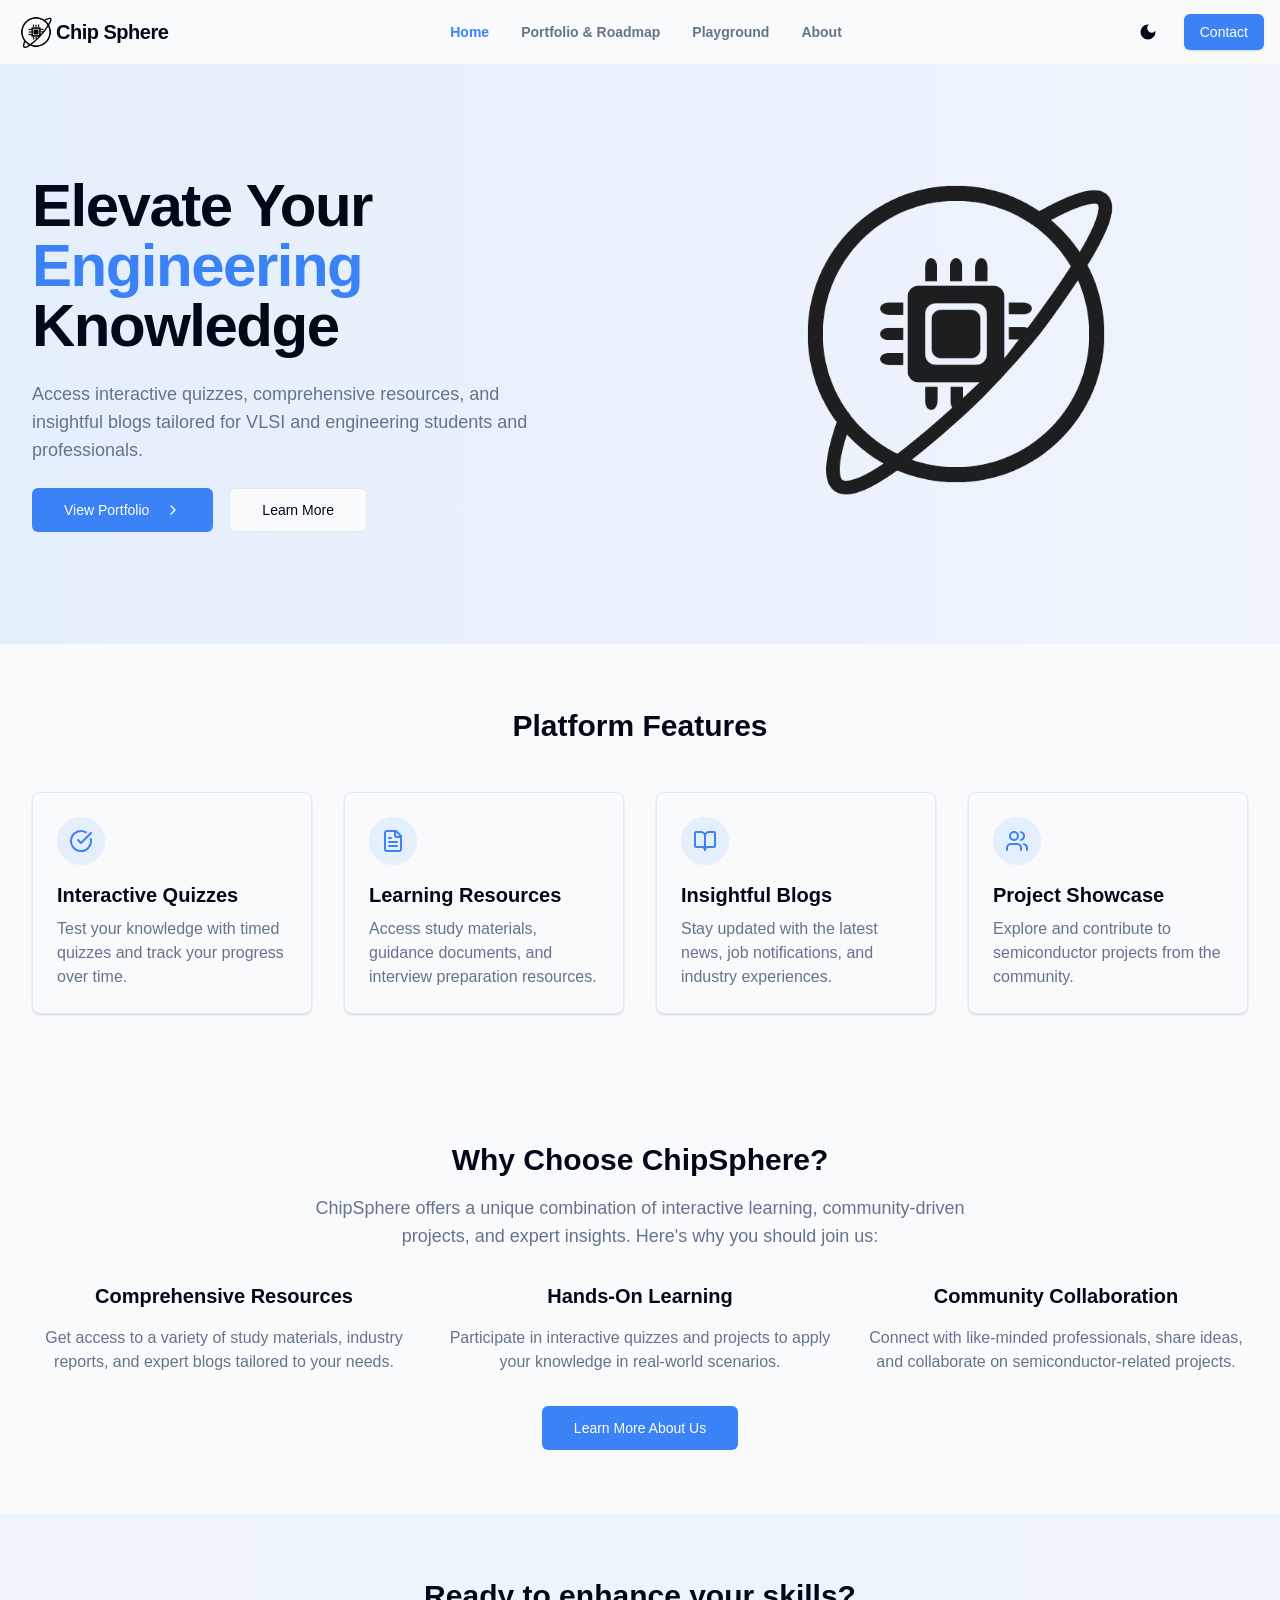
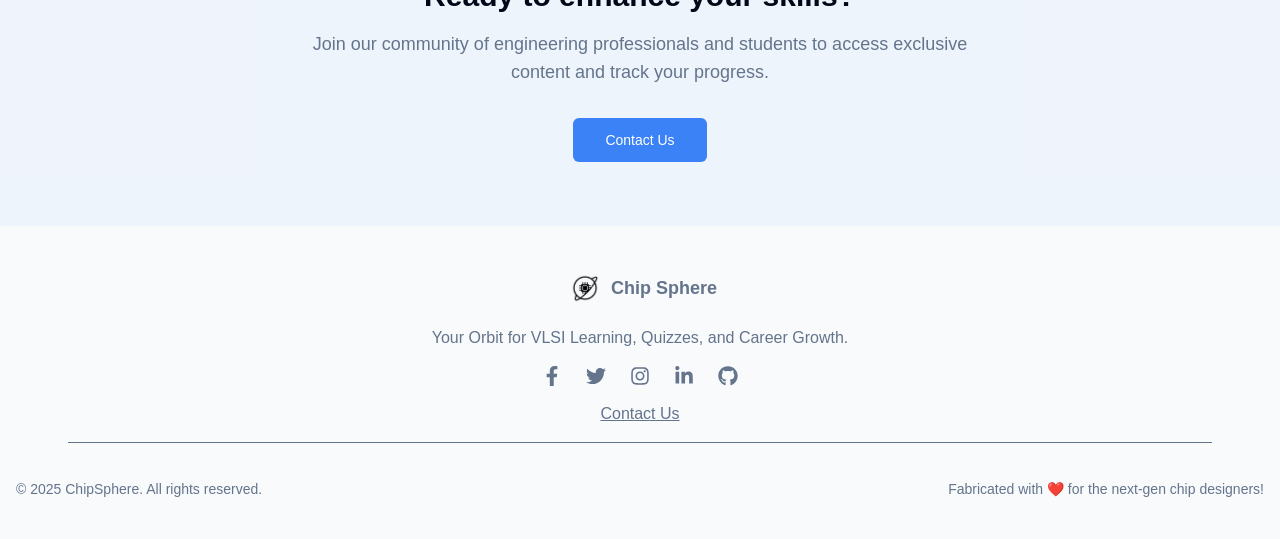
<file: index.html>
<!DOCTYPE html><html lang="en"><head><meta charSet="utf-8"/><meta name="viewport" content="width=device-width, initial-scale=1"/><link rel="preload" href="_next/static/media/569ce4b8f30dc480-s.p.woff2" as="font" crossorigin="" type="font/woff2"/><link rel="preload" href="_next/static/media/93f479601ee12b01-s.p.woff2" as="font" crossorigin="" type="font/woff2"/><link rel="preload" as="image" href="logo_dark.png"/><link rel="preload" as="image" href="logo_dark.png"/><link rel="preload" as="image" href="logo_dark.png"/><link rel="stylesheet" href="style.css"/><script>try{if(localStorage.getItem('theme')==='dark'){var d=document.documentElement;d.setAttribute('data-theme','dark');d.classList.add('dark');}}catch(e){}</script><link rel="stylesheet" href="_next/static/css/aac1193f8ad89e7d.css" data-precedence="next"/><link rel="preload" as="script" fetchPriority="low" href="_next/static/chunks/webpack-6522cab6ee8df64d.js"/><meta name="next-size-adjust" content=""/><title>ChipSphere | VLSI Learning, Quizzes &amp; Playground</title><meta name="description" content="VLSI notebook"/><link rel="icon" href="favicon.ico" type="image/x-icon" sizes="500x500"/><script>document.querySelectorAll('body link[rel="icon"], body link[rel="apple-touch-icon"]').forEach(el => document.head.appendChild(el))</script></head><body class="__variable_5cfdac __variable_9a8899 antialiased overflow-y-auto custom-scroll"><div class="jsx-169be7203678d541 fixed top-4 right-4 z-[9999]"><section aria-label="Notifications alt+T" tabindex="-1" aria-live="polite" aria-relevant="additions text" aria-atomic="false"></section></div> <header class="sticky top-0 z-50 w-full transition-all duration-200 bg-background/80 backdrop-blur-md">
    <div class="container mx-auto flex h-16 items-center justify-between px-4 lg:px-12">
      <div class="flex items-center">
        <a class="flex items-center space-x-2.5" href="index.html">
          <div class="h-10 w-10 flex items-center justify-center">
            <img id="site-logo" alt="Logo" width="38" height="38" src="logo_dark.png"/>
          </div>
          <span class="font-bold text-xl tracking-tight">Chip Sphere</span>
        </a>
      </div>
      <nav class="hidden md:flex items-center">
        <a class="nav-link-item transition-colors hover:text-primary text-primary font-bold" href="index.html">Home</a>
        <a class="nav-link-item transition-colors hover:text-primary text-muted-foreground" href="portfolio.html">Portfolio &amp; Roadmap</a>
        <a class="nav-link-item transition-colors hover:text-primary text-muted-foreground" href="playground.html">Playground</a>
        <a class="nav-link-item transition-colors hover:text-primary text-muted-foreground" href="about.html">About</a>
      </nav>
      <div class="flex items-center space-x-4">
        <button id="theme-toggle-btn" class="inline-flex items-center justify-center gap-2 whitespace-nowrap rounded-md text-sm font-medium transition-colors hover:bg-accent hover:text-accent-foreground h-10 w-10 cursor-pointer" aria-label="Toggle Theme">
          <svg stroke="currentColor" fill="currentColor" stroke-width="0" viewBox="0 0 24 24" class="h-5 w-5" xmlns="http://www.w3.org/2000/svg"><path fill="none" d="M0 0h24v24H0z"></path><path d="M12 3a9 9 0 1 0 9 9c0-.46-.04-.92-.1-1.36a5.389 5.389 0 0 1-4.4 2.26 5.403 5.403 0 0 1-3.14-9.8c-.44-.06-.9-.1-1.36-.1z"></path></svg>
        </button>
        <div class="hidden sm:flex items-center space-x-2">
          <a class="inline-flex items-center justify-center text-sm font-medium bg-primary text-white h-9 rounded-md px-4 hover:bg-primary/90 transition-colors shadow-sm" href="about.html#contact">Contact</a>
        </div>
      </div>
    </div>
  </header><!--$--><div class="min-h-screen flex flex-col"><main class="flex-grow"><section class="flex items-center justify-center text-center sm:text-left h-[100vh] sm:h-full bg-gradient-to-r from-primary/10 to-primary/5 pb-40 sm:py-20 px-4 sm:px-6 lg:px-8" ><div class="max-w-7xl mx-auto"><div class="grid grid-cols-1 md:grid-cols-2 gap-12 items-center"><div class="space-y-6" ><h1 class="text-5xl font-semibold lg:text-6xl lg:font-bold sm:tracking-tight">Elevate Your <span class="text-primary">Engineering</span> Knowledge</h1><p class="text-lg text-muted-foreground max-w-lg">Access interactive quizzes, comprehensive resources, and insightful blogs tailored for VLSI and engineering students and professionals.</p><div class="flex flex-wrap gap-4 justify-center sm:justify-normal" ><div ><a class="inline-flex items-center justify-center gap-2 whitespace-nowrap text-sm font-medium ring-offset-background transition-colors focus-visible:outline-none focus-visible:ring-2 focus-visible:ring-ring focus-visible:ring-offset-2 disabled:pointer-events-none disabled:opacity-50 [&amp;_svg]:pointer-events-none [&amp;_svg]:size-4 [&amp;_svg]:shrink-0 bg-primary text-white hover:bg-primary/90 h-11 rounded-md px-8" href="portfolio.html">View Portfolio <svg xmlns="http://www.w3.org/2000/svg" width="24" height="24" viewBox="0 0 24 24" fill="none" stroke="currentColor" stroke-width="2" stroke-linecap="round" stroke-linejoin="round" class="lucide lucide-chevron-right ml-2 h-4 w-4" aria-hidden="true"><path d="m9 18 6-6-6-6"></path></svg></a></div><div ><a class="inline-flex items-center justify-center gap-2 whitespace-nowrap text-sm font-medium ring-offset-background transition-colors focus-visible:outline-none focus-visible:ring-2 focus-visible:ring-ring focus-visible:ring-offset-2 disabled:pointer-events-none disabled:opacity-50 [&amp;_svg]:pointer-events-none [&amp;_svg]:size-4 [&amp;_svg]:shrink-0 border border-input bg-background hover:bg-accent hover:text-accent-foreground h-11 rounded-md px-8" href="about.html">Learn More</a></div></div></div><div class="hidden items-center pb-10 justify-center sm:flex opacity-88" ><img alt="Logo" width="380" height="380" decoding="async" data-nimg="1" style="color:transparent" id="site-logo" src="logo_dark.png"/></div></div></div></section><section class="py-16 px-4 sm:px-6 lg:px-8 bg-background"><div class="max-w-7xl mx-auto"><h2 class="text-3xl font-bold text-center mb-12" >Platform Features</h2><div class="grid grid-cols-1 md:grid-cols-2 lg:grid-cols-4 gap-8"><div class="bg-card rounded-lg p-6 shadow-sm border border-border hover:shadow-md transition-shadow" ><div class="h-12 w-12 bg-primary/10 rounded-full flex items-center justify-center mb-4"><svg xmlns="http://www.w3.org/2000/svg" width="24" height="24" viewBox="0 0 24 24" fill="none" stroke="currentColor" stroke-width="2" stroke-linecap="round" stroke-linejoin="round" class="lucide lucide-circle-check-big h-6 w-6 text-primary" aria-hidden="true"><path d="M21.801 10A10 10 0 1 1 17 3.335"></path><path d="m9 11 3 3L22 4"></path></svg></div><h3 class="text-xl font-semibold mb-2">Interactive Quizzes</h3><p class="text-muted-foreground">Test your knowledge with timed quizzes and track your progress over time.</p></div><div class="bg-card rounded-lg p-6 shadow-sm border border-border hover:shadow-md transition-shadow" ><div class="h-12 w-12 bg-primary/10 rounded-full flex items-center justify-center mb-4"><svg xmlns="http://www.w3.org/2000/svg" width="24" height="24" viewBox="0 0 24 24" fill="none" stroke="currentColor" stroke-width="2" stroke-linecap="round" stroke-linejoin="round" class="lucide lucide-file-text h-6 w-6 text-primary" aria-hidden="true"><path d="M15 2H6a2 2 0 0 0-2 2v16a2 2 0 0 0 2 2h12a2 2 0 0 0 2-2V7Z"></path><path d="M14 2v4a2 2 0 0 0 2 2h4"></path><path d="M10 9H8"></path><path d="M16 13H8"></path><path d="M16 17H8"></path></svg></div><h3 class="text-xl font-semibold mb-2">Learning Resources</h3><p class="text-muted-foreground">Access study materials, guidance documents, and interview preparation resources.</p></div><div class="bg-card rounded-lg p-6 shadow-sm border border-border hover:shadow-md transition-shadow" ><div class="h-12 w-12 bg-primary/10 rounded-full flex items-center justify-center mb-4"><svg xmlns="http://www.w3.org/2000/svg" width="24" height="24" viewBox="0 0 24 24" fill="none" stroke="currentColor" stroke-width="2" stroke-linecap="round" stroke-linejoin="round" class="lucide lucide-book-open h-6 w-6 text-primary" aria-hidden="true"><path d="M12 7v14"></path><path d="M3 18a1 1 0 0 1-1-1V4a1 1 0 0 1 1-1h5a4 4 0 0 1 4 4 4 4 0 0 1 4-4h5a1 1 0 0 1 1 1v13a1 1 0 0 1-1 1h-6a3 3 0 0 0-3 3 3 3 0 0 0-3-3z"></path></svg></div><h3 class="text-xl font-semibold mb-2">Insightful Blogs</h3><p class="text-muted-foreground">Stay updated with the latest news, job notifications, and industry experiences.</p></div><div class="bg-card rounded-lg p-6 shadow-sm border border-border hover:shadow-md transition-shadow" ><div class="h-12 w-12 bg-primary/10 rounded-full flex items-center justify-center mb-4"><svg xmlns="http://www.w3.org/2000/svg" width="24" height="24" viewBox="0 0 24 24" fill="none" stroke="currentColor" stroke-width="2" stroke-linecap="round" stroke-linejoin="round" class="lucide lucide-users h-6 w-6 text-primary" aria-hidden="true"><path d="M16 21v-2a4 4 0 0 0-4-4H6a4 4 0 0 0-4 4v2"></path><path d="M16 3.128a4 4 0 0 1 0 7.744"></path><path d="M22 21v-2a4 4 0 0 0-3-3.87"></path><circle cx="9" cy="7" r="4"></circle></svg></div><h3 class="text-xl font-semibold mb-2">Project Showcase</h3><p class="text-muted-foreground">Explore and contribute to semiconductor projects from the community.</p></div></div></div></section><section class="py-16 px-4 sm:px-6 lg:px-8"><div class="max-w-7xl mx-auto text-center"><h2 class="text-3xl font-bold mb-4" >Why Choose ChipSphere?</h2><p class="text-lg text-muted-foreground max-w-2xl mx-auto mb-8" >ChipSphere offers a unique combination of interactive learning, community-driven projects, and expert insights. Here&#x27;s why you should join us:</p><div class="grid grid-cols-1 md:grid-cols-2 lg:grid-cols-3 gap-8"><div class="space-y-4" ><h3 class="text-xl font-semibold">Comprehensive Resources</h3><p class="text-muted-foreground">Get access to a variety of study materials, industry reports, and expert blogs tailored to your needs.</p></div><div class="space-y-4" ><h3 class="text-xl font-semibold">Hands-On Learning</h3><p class="text-muted-foreground">Participate in interactive quizzes and projects to apply your knowledge in real-world scenarios.</p></div><div class="space-y-4" ><h3 class="text-xl font-semibold">Community Collaboration</h3><p class="text-muted-foreground">Connect with like-minded professionals, share ideas, and collaborate on semiconductor-related projects.</p></div></div><div class="mt-8" ><div tabindex="0"><a class="inline-flex items-center justify-center gap-2 whitespace-nowrap text-sm font-medium ring-offset-background transition-colors focus-visible:outline-none focus-visible:ring-2 focus-visible:ring-ring focus-visible:ring-offset-2 disabled:pointer-events-none disabled:opacity-50 [&amp;_svg]:pointer-events-none [&amp;_svg]:size-4 [&amp;_svg]:shrink-0 bg-primary text-white hover:bg-primary/90 h-11 rounded-md px-8" href="about.html">Learn More About Us</a></div></div></div></section><section class="py-16 px-4 sm:px-6 lg:px-8 bg-primary/5"><div class="max-w-7xl mx-auto text-center" ><h2 class="text-3xl font-bold mb-4">Ready to enhance your skills?</h2><p class="text-lg text-muted-foreground max-w-2xl mx-auto mb-8">Join our community of engineering professionals and students to access exclusive content and track your progress.</p><div tabindex="0"><a class="inline-flex items-center justify-center gap-2 whitespace-nowrap text-sm font-medium ring-offset-background transition-colors focus-visible:outline-none focus-visible:ring-2 focus-visible:ring-ring focus-visible:ring-offset-2 disabled:pointer-events-none disabled:opacity-50 [&amp;_svg]:pointer-events-none [&amp;_svg]:size-4 [&amp;_svg]:shrink-0 bg-primary text-white hover:bg-primary/90 h-11 rounded-md px-8" href="about.html#contact">Contact Us</a></div></div></section></main></div><!--$--><!--/$--><!--$--><!--/$--><!--/$--><footer class="bg-secondaryBackground text-center text-muted-foreground py-10 px-4"><div class="max-w-screen-xl mx-auto space-y-4"><a class="flex items-center justify-center space-x-1" href="index.html"><div class="h-9 w-9 md:h-11 md:w-11  flex items-center justify-center"><img alt="Logo" width="30" height="30" decoding="async" data-nimg="1" style="color:transparent" id="site-logo" src="logo_dark.png"/></div><span class="font-semibold text-lg ">Chip Sphere</span></a><p>Your Orbit for VLSI Learning, Quizzes, and Career Growth.</p><div class="flex justify-center space-x-6 text-xl"><a href="https://www.linkedin.com/company/chipsphere"><svg stroke="currentColor" fill="currentColor" stroke-width="0" viewBox="0 0 320 512" height="1em" width="1em" xmlns="http://www.w3.org/2000/svg"><path d="M279.14 288l14.22-92.66h-88.91v-60.13c0-25.35 12.42-50.06 52.24-50.06h40.42V6.26S260.43 0 225.36 0c-73.22 0-121.08 44.38-121.08 124.72v70.62H22.89V288h81.39v224h100.17V288z"></path></svg></a><a href="index.html#"><svg stroke="currentColor" fill="currentColor" stroke-width="0" viewBox="0 0 512 512" height="1em" width="1em" xmlns="http://www.w3.org/2000/svg"><path d="M459.37 151.716c.325 4.548.325 9.097.325 13.645 0 138.72-105.583 298.558-298.558 298.558-59.452 0-114.68-17.219-161.137-47.106 8.447.974 16.568 1.299 25.34 1.299 49.055 0 94.213-16.568 130.274-44.832-46.132-.975-84.792-31.188-98.112-72.772 6.498.974 12.995 1.624 19.818 1.624 9.421 0 18.843-1.3 27.614-3.573-48.081-9.747-84.143-51.98-84.143-102.985v-1.299c13.969 7.797 30.214 12.67 47.431 13.319-28.264-18.843-46.781-51.005-46.781-87.391 0-19.492 5.197-37.36 14.294-52.954 51.655 63.675 129.3 105.258 216.365 109.807-1.624-7.797-2.599-15.918-2.599-24.04 0-57.828 46.782-104.934 104.934-104.934 30.213 0 57.502 12.67 76.67 33.137 23.715-4.548 46.456-13.32 66.599-25.34-7.798 24.366-24.366 44.833-46.132 57.827 21.117-2.273 41.584-8.122 60.426-16.243-14.292 20.791-32.161 39.308-52.628 54.253z"></path></svg></a><a href="index.html#"><svg stroke="currentColor" fill="currentColor" stroke-width="0" viewBox="0 0 448 512" height="1em" width="1em" xmlns="http://www.w3.org/2000/svg"><path d="M224.1 141c-63.6 0-114.9 51.3-114.9 114.9s51.3 114.9 114.9 114.9S339 319.5 339 255.9 287.7 141 224.1 141zm0 189.6c-41.1 0-74.7-33.5-74.7-74.7s33.5-74.7 74.7-74.7 74.7 33.5 74.7 74.7-33.6 74.7-74.7 74.7zm146.4-194.3c0 14.9-12 26.8-26.8 26.8-14.9 0-26.8-12-26.8-26.8s12-26.8 26.8-26.8 26.8 12 26.8 26.8zm76.1 27.2c-1.7-35.9-9.9-67.7-36.2-93.9-26.2-26.2-58-34.4-93.9-36.2-37-2.1-147.9-2.1-184.9 0-35.8 1.7-67.6 9.9-93.9 36.1s-34.4 58-36.2 93.9c-2.1 37-2.1 147.9 0 184.9 1.7 35.9 9.9 67.7 36.2 93.9s58 34.4 93.9 36.2c37 2.1 147.9 2.1 184.9 0 35.9-1.7 67.7-9.9 93.9-36.2 26.2-26.2 34.4-58 36.2-93.9 2.1-37 2.1-147.8 0-184.8zM398.8 388c-7.8 19.6-22.9 34.7-42.6 42.6-29.5 11.7-99.5 9-132.1 9s-102.7 2.6-132.1-9c-19.6-7.8-34.7-22.9-42.6-42.6-11.7-29.5-9-99.5-9-132.1s-2.6-102.7 9-132.1c7.8-19.6 22.9-34.7 42.6-42.6 29.5-11.7 99.5-9 132.1-9s102.7-2.6 132.1 9c19.6 7.8 34.7 22.9 42.6 42.6 11.7 29.5 9 99.5 9 132.1s2.7 102.7-9 132.1z"></path></svg></a><a href="index.html#"><svg stroke="currentColor" fill="currentColor" stroke-width="0" viewBox="0 0 448 512" height="1em" width="1em" xmlns="http://www.w3.org/2000/svg"><path d="M100.28 448H7.4V148.9h92.88zM53.79 108.1C24.09 108.1 0 83.5 0 53.8a53.79 53.79 0 0 1 107.58 0c0 29.7-24.1 54.3-53.79 54.3zM447.9 448h-92.68V302.4c0-34.7-.7-79.2-48.29-79.2-48.29 0-55.69 37.7-55.69 76.7V448h-92.78V148.9h89.08v40.8h1.3c12.4-23.5 42.69-48.3 87.88-48.3 94 0 111.28 61.9 111.28 142.3V448z"></path></svg></a><a href="index.html#"><svg stroke="currentColor" fill="currentColor" stroke-width="0" viewBox="0 0 496 512" height="1em" width="1em" xmlns="http://www.w3.org/2000/svg"><path d="M165.9 397.4c0 2-2.3 3.6-5.2 3.6-3.3.3-5.6-1.3-5.6-3.6 0-2 2.3-3.6 5.2-3.6 3-.3 5.6 1.3 5.6 3.6zm-31.1-4.5c-.7 2 1.3 4.3 4.3 4.9 2.6 1 5.6 0 6.2-2s-1.3-4.3-4.3-5.2c-2.6-.7-5.5.3-6.2 2.3zm44.2-1.7c-2.9.7-4.9 2.6-4.6 4.9.3 2 2.9 3.3 5.9 2.6 2.9-.7 4.9-2.6 4.6-4.6-.3-1.9-3-3.2-5.9-2.9zM244.8 8C106.1 8 0 113.3 0 252c0 110.9 69.8 205.8 169.5 239.2 12.8 2.3 17.3-5.6 17.3-12.1 0-6.2-.3-40.4-.3-61.4 0 0-70 15-84.7-29.8 0 0-11.4-29.1-27.8-36.6 0 0-22.9-15.7 1.6-15.4 0 0 24.9 2 38.6 25.8 21.9 38.6 58.6 27.5 72.9 20.9 2.3-16 8.8-27.1 16-33.7-55.9-6.2-112.3-14.3-112.3-110.5 0-27.5 7.6-41.3 23.6-58.9-2.6-6.5-11.1-33.3 2.6-67.9 20.9-6.5 69 27 69 27 20-5.6 41.5-8.5 62.8-8.5s42.8 2.9 62.8 8.5c0 0 48.1-33.6 69-27 13.7 34.7 5.2 61.4 2.6 67.9 16 17.7 25.8 31.5 25.8 58.9 0 96.5-58.9 104.2-114.8 110.5 9.2 7.9 17 22.9 17 46.4 0 33.7-.3 75.4-.3 83.6 0 6.5 4.6 14.4 17.3 12.1C428.2 457.8 496 362.9 496 252 496 113.3 383.5 8 244.8 8zM97.2 352.9c-1.3 1-1 3.3.7 5.2 1.6 1.6 3.9 2.3 5.2 1 1.3-1 1-3.3-.7-5.2-1.6-1.6-3.9-2.3-5.2-1zm-10.8-8.1c-.7 1.3.3 2.9 2.3 3.9 1.6 1 3.6.7 4.3-.7.7-1.3-.3-2.9-2.3-3.9-2-.6-3.6-.3-4.3.7zm32.4 35.6c-1.6 1.3-1 4.3 1.3 6.2 2.3 2.3 5.2 2.6 6.5 1 1.3-1.3.7-4.3-1.3-6.2-2.2-2.3-5.2-2.6-6.5-1zm-11.4-14.7c-1.6 1-1.6 3.6 0 5.9 1.6 2.3 4.3 3.3 5.6 2.3 1.6-1.3 1.6-3.9 0-6.2-1.4-2.3-4-3.3-5.6-2z"></path></svg></a></div><a href="about.html#contact"><p class="underline cursor-pointer">Contact Us</p></a><hr class="my-4 border-muted-foreground w-11/12 mx-auto"/><div class="flex flex-col sm:flex-row justify-between items-center text-sm pt-5 "><p>© 2025 ChipSphere. All rights reserved.</p><p class="mt-2 sm:mt-0">Fabricated with <span>❤️</span> for the next-gen chip designers!</p></div></div></footer>
<script>
  (function() {
    function initTheme() {
      const htmlEl = document.documentElement;
      let isDark = localStorage.getItem('theme') === 'dark';
      function applyTheme(animate) {
        if (animate) {
          htmlEl.classList.add('theme-anim');
          setTimeout(function() { htmlEl.classList.remove('theme-anim'); }, 300);
        }
        if (isDark) {
          htmlEl.setAttribute('data-theme', 'dark');
          htmlEl.classList.add('dark');
        } else {
          htmlEl.setAttribute('data-theme', 'light');
          htmlEl.classList.remove('dark');
        }
        document.querySelectorAll('img[src*="logo_"]').forEach(function(img) {
          img.src = isDark ? 'logo_light.png' : 'logo_dark.png';
        });
      }
      applyTheme(false);
      document.addEventListener('click', function(e) {
        const btn = e.target.closest('button[aria-label="Toggle Theme"]') || e.target.closest('#theme-toggle-btn');
        if (btn) {
          isDark = !isDark;
          localStorage.setItem('theme', isDark ? 'dark' : 'light');
          applyTheme(true);
        }
      });
    }
    if (document.readyState === 'loading') {
      document.addEventListener('DOMContentLoaded', initTheme);
    } else {
      initTheme();
    }
  })();
</script>
</file>
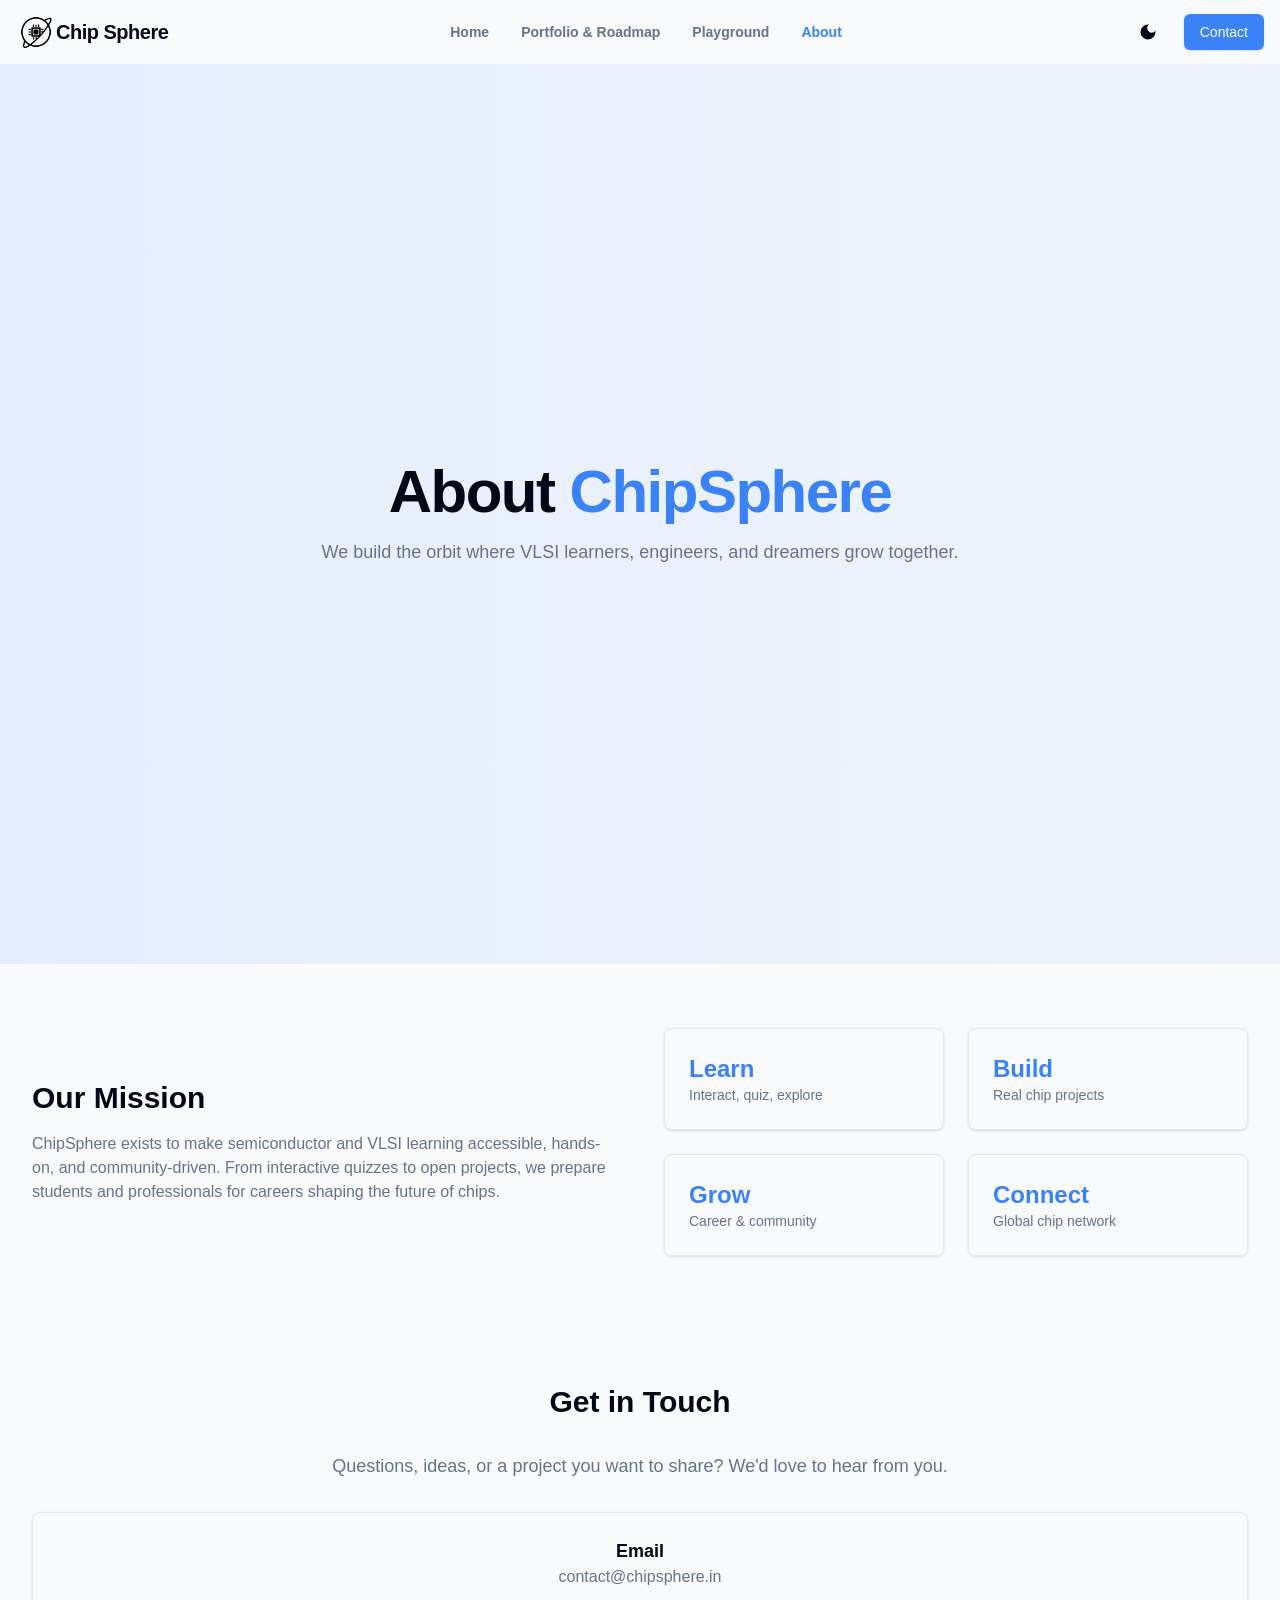
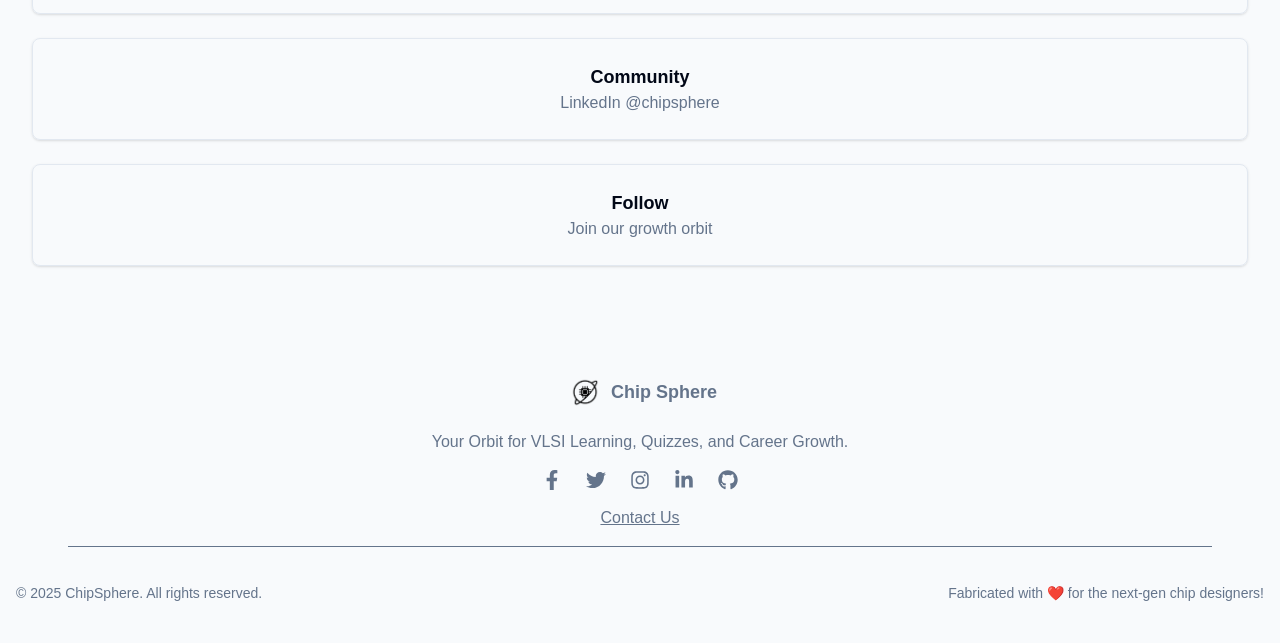
<file: about.html>
<!DOCTYPE html><html lang="en"><head><meta charSet="utf-8"/><meta name="viewport" content="width=device-width, initial-scale=1"/><link rel="preload" href="_next/static/media/569ce4b8f30dc480-s.p.woff2" as="font" crossorigin="" type="font/woff2"/><link rel="preload" href="_next/static/media/93f479601ee12b01-s.p.woff2" as="font" crossorigin="" type="font/woff2"/><link rel="preload" as="image" href="logo_dark.png"/><link rel="preload" as="image" href="logo_dark.png"/><link rel="stylesheet" href="style.css"/><script>try{if(localStorage.getItem('theme')==='dark'){var d=document.documentElement;d.setAttribute('data-theme','dark');d.classList.add('dark');}}catch(e){}</script><link rel="stylesheet" href="_next/static/css/aac1193f8ad89e7d.css" data-precedence="next"/><link rel="preload" as="script" fetchPriority="low" href="_next/static/chunks/webpack-6522cab6ee8df64d.js"/><meta name="next-size-adjust" content=""/><title>About | ChipSphere</title><meta name="description" content="VLSI notebook"/><link rel="icon" href="favicon.ico" type="image/x-icon" sizes="500x500"/><script>document.querySelectorAll('body link[rel="icon"], body link[rel="apple-touch-icon"]').forEach(el => document.head.appendChild(el))</script></head><body class="__variable_5cfdac __variable_9a8899 antialiased overflow-y-auto custom-scroll"><div class="jsx-169be7203678d541 fixed top-4 right-4 z-[9999]"><section aria-label="Notifications alt+T" tabindex="-1" aria-live="polite" aria-relevant="additions text" aria-atomic="false"></section></div> <header class="sticky top-0 z-50 w-full transition-all duration-200 bg-background/80 backdrop-blur-md">
    <div class="container mx-auto flex h-16 items-center justify-between px-4 lg:px-12">
      <div class="flex items-center">
        <a class="flex items-center space-x-2.5" href="index.html">
          <div class="h-10 w-10 flex items-center justify-center">
            <img id="site-logo" alt="Logo" width="38" height="38" src="logo_dark.png"/>
          </div>
          <span class="font-bold text-xl tracking-tight">Chip Sphere</span>
        </a>
      </div>
      <nav class="hidden md:flex items-center">
        <a class="nav-link-item transition-colors hover:text-primary text-muted-foreground" href="index.html">Home</a>
        <a class="nav-link-item transition-colors hover:text-primary text-muted-foreground" href="portfolio.html">Portfolio &amp; Roadmap</a>
        <a class="nav-link-item transition-colors hover:text-primary text-muted-foreground" href="playground.html">Playground</a>
        <a class="nav-link-item transition-colors hover:text-primary text-primary font-bold" href="about.html">About</a>
      </nav>
      <div class="flex items-center space-x-4">
        <button id="theme-toggle-btn" class="inline-flex items-center justify-center gap-2 whitespace-nowrap rounded-md text-sm font-medium transition-colors hover:bg-accent hover:text-accent-foreground h-10 w-10 cursor-pointer" aria-label="Toggle Theme">
          <svg stroke="currentColor" fill="currentColor" stroke-width="0" viewBox="0 0 24 24" class="h-5 w-5" xmlns="http://www.w3.org/2000/svg"><path fill="none" d="M0 0h24v24H0z"></path><path d="M12 3a9 9 0 1 0 9 9c0-.46-.04-.92-.1-1.36a5.389 5.389 0 0 1-4.4 2.26 5.403 5.403 0 0 1-3.14-9.8c-.44-.06-.9-.1-1.36-.1z"></path></svg>
        </button>
        <div class="hidden sm:flex items-center space-x-2">
          <a class="inline-flex items-center justify-center text-sm font-medium bg-primary text-white h-9 rounded-md px-4 hover:bg-primary/90 transition-colors shadow-sm" href="about.html#contact">Contact</a>
        </div>
      </div>
    </div>
  </header>
<main class="flex-grow">
<section class="flex items-center justify-center text-center h-[100vh] sm:h-auto bg-gradient-to-r from-primary/10 to-primary/5 py-20 px-4 sm:px-6 lg:px-8">
<div class="max-w-7xl mx-auto space-y-4">
<h1 class="text-5xl font-semibold lg:text-6xl sm:tracking-tight">About <span class="text-primary">ChipSphere</span></h1>
<p class="text-lg text-muted-foreground max-w-2xl mx-auto">We build the orbit where VLSI learners, engineers, and dreamers grow together.</p>
</div>
</section>

<section class="py-16 px-4 sm:px-6 lg:px-8 bg-background">
<div class="max-w-7xl mx-auto grid grid-cols-1 md:grid-cols-2 gap-12 items-center">
<div class="space-y-6">
<h2 class="text-3xl font-bold mb-4">Our Mission</h2>
<p class="text-muted-foreground">ChipSphere exists to make semiconductor and VLSI learning accessible, hands-on, and community-driven. From interactive quizzes to open projects, we prepare students and professionals for careers shaping the future of chips.</p>
</div>
<div class="grid grid-cols-2 gap-6">
<div class="bg-card rounded-lg p-6 shadow-sm border border-border"><h3 class="text-2xl font-bold text-primary">Learn</h3><p class="text-sm text-muted-foreground">Interact, quiz, explore</p></div>
<div class="bg-card rounded-lg p-6 shadow-sm border border-border"><h3 class="text-2xl font-bold text-primary">Build</h3><p class="text-sm text-muted-foreground">Real chip projects</p></div>
<div class="bg-card rounded-lg p-6 shadow-sm border border-border"><h3 class="text-2xl font-bold text-primary">Grow</h3><p class="text-sm text-muted-foreground">Career &amp; community</p></div>
<div class="bg-card rounded-lg p-6 shadow-sm border border-border"><h3 class="text-2xl font-bold text-primary">Connect</h3><p class="text-sm text-muted-foreground">Global chip network</p></div>
</div>
</div>
</div>
</section>

<section class="py-16 px-4 sm:px-6 lg:px-8">
<div class="max-w-7xl mx-auto text-center">
<h2 class="text-3xl font-bold mb-8" id="contact">Get in Touch</h2>
<p class="text-lg text-muted-foreground max-w-xl mx-auto mb-8">Questions, ideas, or a project you want to share? We&apos;d love to hear from you.</p>
<div class="grid grid-cols-1 md:grid-cols-3 gap-6">
<div class="bg-card rounded-lg p-6 shadow-sm border border-border"><h3 class="text-lg font-semibold">Email</h3><p class="text-muted-foreground">contact@chipsphere.in</p></div>
<div class="bg-card rounded-lg p-6 shadow-sm border border-border"><h3 class="text-lg font-semibold">Community</h3><p class="text-muted-foreground">LinkedIn @chipsphere</p></div>
<div class="bg-card rounded-lg p-6 shadow-sm border border-border"><h3 class="text-lg font-semibold">Follow</h3><p class="text-muted-foreground">Join our growth orbit</p></div>
</div>
</div>
</section>
</main><footer class="bg-secondaryBackground text-center text-muted-foreground py-10 px-4"><div class="max-w-screen-xl mx-auto space-y-4"><a class="flex items-center justify-center space-x-1" href="index.html"><div class="h-9 w-9 md:h-11 md:w-11  flex items-center justify-center"><img alt="Logo" width="30" height="30" decoding="async" data-nimg="1" style="color:transparent" id="site-logo" src="logo_dark.png"/></div><span class="font-semibold text-lg ">Chip Sphere</span></a><p>Your Orbit for VLSI Learning, Quizzes, and Career Growth.</p><div class="flex justify-center space-x-6 text-xl"><a href="about.html#"><svg stroke="currentColor" fill="currentColor" stroke-width="0" viewBox="0 0 320 512" height="1em" width="1em" xmlns="http://www.w3.org/2000/svg"><path d="M279.14 288l14.22-92.66h-88.91v-60.13c0-25.35 12.42-50.06 52.24-50.06h40.42V6.26S260.43 0 225.36 0c-73.22 0-121.08 44.38-121.08 124.72v70.62H22.89V288h81.39v224h100.17V288z"></path></svg></a><a href="about.html#"><svg stroke="currentColor" fill="currentColor" stroke-width="0" viewBox="0 0 512 512" height="1em" width="1em" xmlns="http://www.w3.org/2000/svg"><path d="M459.37 151.716c.325 4.548.325 9.097.325 13.645 0 138.72-105.583 298.558-298.558 298.558-59.452 0-114.68-17.219-161.137-47.106 8.447.974 16.568 1.299 25.34 1.299 49.055 0 94.213-16.568 130.274-44.832-46.132-.975-84.792-31.188-98.112-72.772 6.498.974 12.995 1.624 19.818 1.624 9.421 0 18.843-1.3 27.614-3.573-48.081-9.747-84.143-51.98-84.143-102.985v-1.299c13.969 7.797 30.214 12.67 47.431 13.319-28.264-18.843-46.781-51.005-46.781-87.391 0-19.492 5.197-37.36 14.294-52.954 51.655 63.675 129.3 105.258 216.365 109.807-1.624-7.797-2.599-15.918-2.599-24.04 0-57.828 46.782-104.934 104.934-104.934 30.213 0 57.502 12.67 76.67 33.137 23.715-4.548 46.456-13.32 66.599-25.34-7.798 24.366-24.366 44.833-46.132 57.827 21.117-2.273 41.584-8.122 60.426-16.243-14.292 20.791-32.161 39.308-52.628 54.253z"></path></svg></a><a href="about.html#"><svg stroke="currentColor" fill="currentColor" stroke-width="0" viewBox="0 0 448 512" height="1em" width="1em" xmlns="http://www.w3.org/2000/svg"><path d="M224.1 141c-63.6 0-114.9 51.3-114.9 114.9s51.3 114.9 114.9 114.9S339 319.5 339 255.9 287.7 141 224.1 141zm0 189.6c-41.1 0-74.7-33.5-74.7-74.7s33.5-74.7 74.7-74.7 74.7 33.5 74.7 74.7-33.6 74.7-74.7 74.7zm146.4-194.3c0 14.9-12 26.8-26.8 26.8-14.9 0-26.8-12-26.8-26.8s12-26.8 26.8-26.8 26.8 12 26.8 26.8zm76.1 27.2c-1.7-35.9-9.9-67.7-36.2-93.9-26.2-26.2-58-34.4-93.9-36.2-37-2.1-147.9-2.1-184.9 0-35.8 1.7-67.6 9.9-93.9 36.1s-34.4 58-36.2 93.9c-2.1 37-2.1 147.9 0 184.9 1.7 35.9 9.9 67.7 36.2 93.9s58 34.4 93.9 36.2c37 2.1 147.9 2.1 184.9 0 35.9-1.7 67.7-9.9 93.9-36.2 26.2-26.2 34.4-58 36.2-93.9 2.1-37 2.1-147.8 0-184.8zM398.8 388c-7.8 19.6-22.9 34.7-42.6 42.6-29.5 11.7-99.5 9-132.1 9s-102.7 2.6-132.1-9c-19.6-7.8-34.7-22.9-42.6-42.6-11.7-29.5-9-99.5-9-132.1s-2.6-102.7 9-132.1c7.8-19.6 22.9-34.7 42.6-42.6 29.5-11.7 99.5-9 132.1-9s102.7-2.6 132.1 9c19.6 7.8 34.7 22.9 42.6 42.6 11.7 29.5 9 99.5 9 132.1s2.7 102.7-9 132.1z"></path></svg></a><a href="about.html#"><svg stroke="currentColor" fill="currentColor" stroke-width="0" viewBox="0 0 448 512" height="1em" width="1em" xmlns="http://www.w3.org/2000/svg"><path d="M100.28 448H7.4V148.9h92.88zM53.79 108.1C24.09 108.1 0 83.5 0 53.8a53.79 53.79 0 0 1 107.58 0c0 29.7-24.1 54.3-53.79 54.3zM447.9 448h-92.68V302.4c0-34.7-.7-79.2-48.29-79.2-48.29 0-55.69 37.7-55.69 76.7V448h-92.78V148.9h89.08v40.8h1.3c12.4-23.5 42.69-48.3 87.88-48.3 94 0 111.28 61.9 111.28 142.3V448z"></path></svg></a><a href="about.html#"><svg stroke="currentColor" fill="currentColor" stroke-width="0" viewBox="0 0 496 512" height="1em" width="1em" xmlns="http://www.w3.org/2000/svg"><path d="M165.9 397.4c0 2-2.3 3.6-5.2 3.6-3.3.3-5.6-1.3-5.6-3.6 0-2 2.3-3.6 5.2-3.6 3-.3 5.6 1.3 5.6 3.6zm-31.1-4.5c-.7 2 1.3 4.3 4.3 4.9 2.6 1 5.6 0 6.2-2s-1.3-4.3-4.3-5.2c-2.6-.7-5.5.3-6.2 2.3zm44.2-1.7c-2.9.7-4.9 2.6-4.6 4.9.3 2 2.9 3.3 5.9 2.6 2.9-.7 4.9-2.6 4.6-4.6-.3-1.9-3-3.2-5.9-2.9zM244.8 8C106.1 8 0 113.3 0 252c0 110.9 69.8 205.8 169.5 239.2 12.8 2.3 17.3-5.6 17.3-12.1 0-6.2-.3-40.4-.3-61.4 0 0-70 15-84.7-29.8 0 0-11.4-29.1-27.8-36.6 0 0-22.9-15.7 1.6-15.4 0 0 24.9 2 38.6 25.8 21.9 38.6 58.6 27.5 72.9 20.9 2.3-16 8.8-27.1 16-33.7-55.9-6.2-112.3-14.3-112.3-110.5 0-27.5 7.6-41.3 23.6-58.9-2.6-6.5-11.1-33.3 2.6-67.9 20.9-6.5 69 27 69 27 20-5.6 41.5-8.5 62.8-8.5s42.8 2.9 62.8 8.5c0 0 48.1-33.6 69-27 13.7 34.7 5.2 61.4 2.6 67.9 16 17.7 25.8 31.5 25.8 58.9 0 96.5-58.9 104.2-114.8 110.5 9.2 7.9 17 22.9 17 46.4 0 33.7-.3 75.4-.3 83.6 0 6.5 4.6 14.4 17.3 12.1C428.2 457.8 496 362.9 496 252 496 113.3 383.5 8 244.8 8zM97.2 352.9c-1.3 1-1 3.3.7 5.2 1.6 1.6 3.9 2.3 5.2 1 1.3-1 1-3.3-.7-5.2-1.6-1.6-3.9-2.3-5.2-1zm-10.8-8.1c-.7 1.3.3 2.9 2.3 3.9 1.6 1 3.6.7 4.3-.7.7-1.3-.3-2.9-2.3-3.9-2-.6-3.6-.3-4.3.7zm32.4 35.6c-1.6 1.3-1 4.3 1.3 6.2 2.3 2.3 5.2 2.6 6.5 1 1.3-1.3.7-4.3-1.3-6.2-2.2-2.3-5.2-2.6-6.5-1zm-11.4-14.7c-1.6 1-1.6 3.6 0 5.9 1.6 2.3 4.3 3.3 5.6 2.3 1.6-1.3 1.6-3.9 0-6.2-1.4-2.3-4-3.3-5.6-2z"></path></svg></a></div><a href="about.html#contact"><p class="underline cursor-pointer">Contact Us</p></a><hr class="my-4 border-muted-foreground w-11/12 mx-auto"/><div class="flex flex-col sm:flex-row justify-between items-center text-sm pt-5 "><p>© 2025 ChipSphere. All rights reserved.</p><p class="mt-2 sm:mt-0">Fabricated with <span>❤️</span> for the next-gen chip designers!</p></div></div></footer>
<script>
  (function() {
    function initTheme() {
      const htmlEl = document.documentElement;
      let isDark = localStorage.getItem('theme') === 'dark';
      function applyTheme(animate) {
        if (animate) {
          htmlEl.classList.add('theme-anim');
          setTimeout(function() { htmlEl.classList.remove('theme-anim'); }, 300);
        }
        if (isDark) {
          htmlEl.setAttribute('data-theme', 'dark');
          htmlEl.classList.add('dark');
        } else {
          htmlEl.setAttribute('data-theme', 'light');
          htmlEl.classList.remove('dark');
        }
        document.querySelectorAll('img[src*="logo_"]').forEach(function(img) {
          img.src = isDark ? 'logo_light.png' : 'logo_dark.png';
        });
      }
      applyTheme(false);
      document.addEventListener('click', function(e) {
        const btn = e.target.closest('button[aria-label="Toggle Theme"]') || e.target.closest('#theme-toggle-btn');
        if (btn) {
          isDark = !isDark;
          localStorage.setItem('theme', isDark ? 'dark' : 'light');
          applyTheme(true);
        }
      });
    }
    if (document.readyState === 'loading') {
      document.addEventListener('DOMContentLoaded', initTheme);
    } else {
      initTheme();
    }
  })();
</script>
</file>
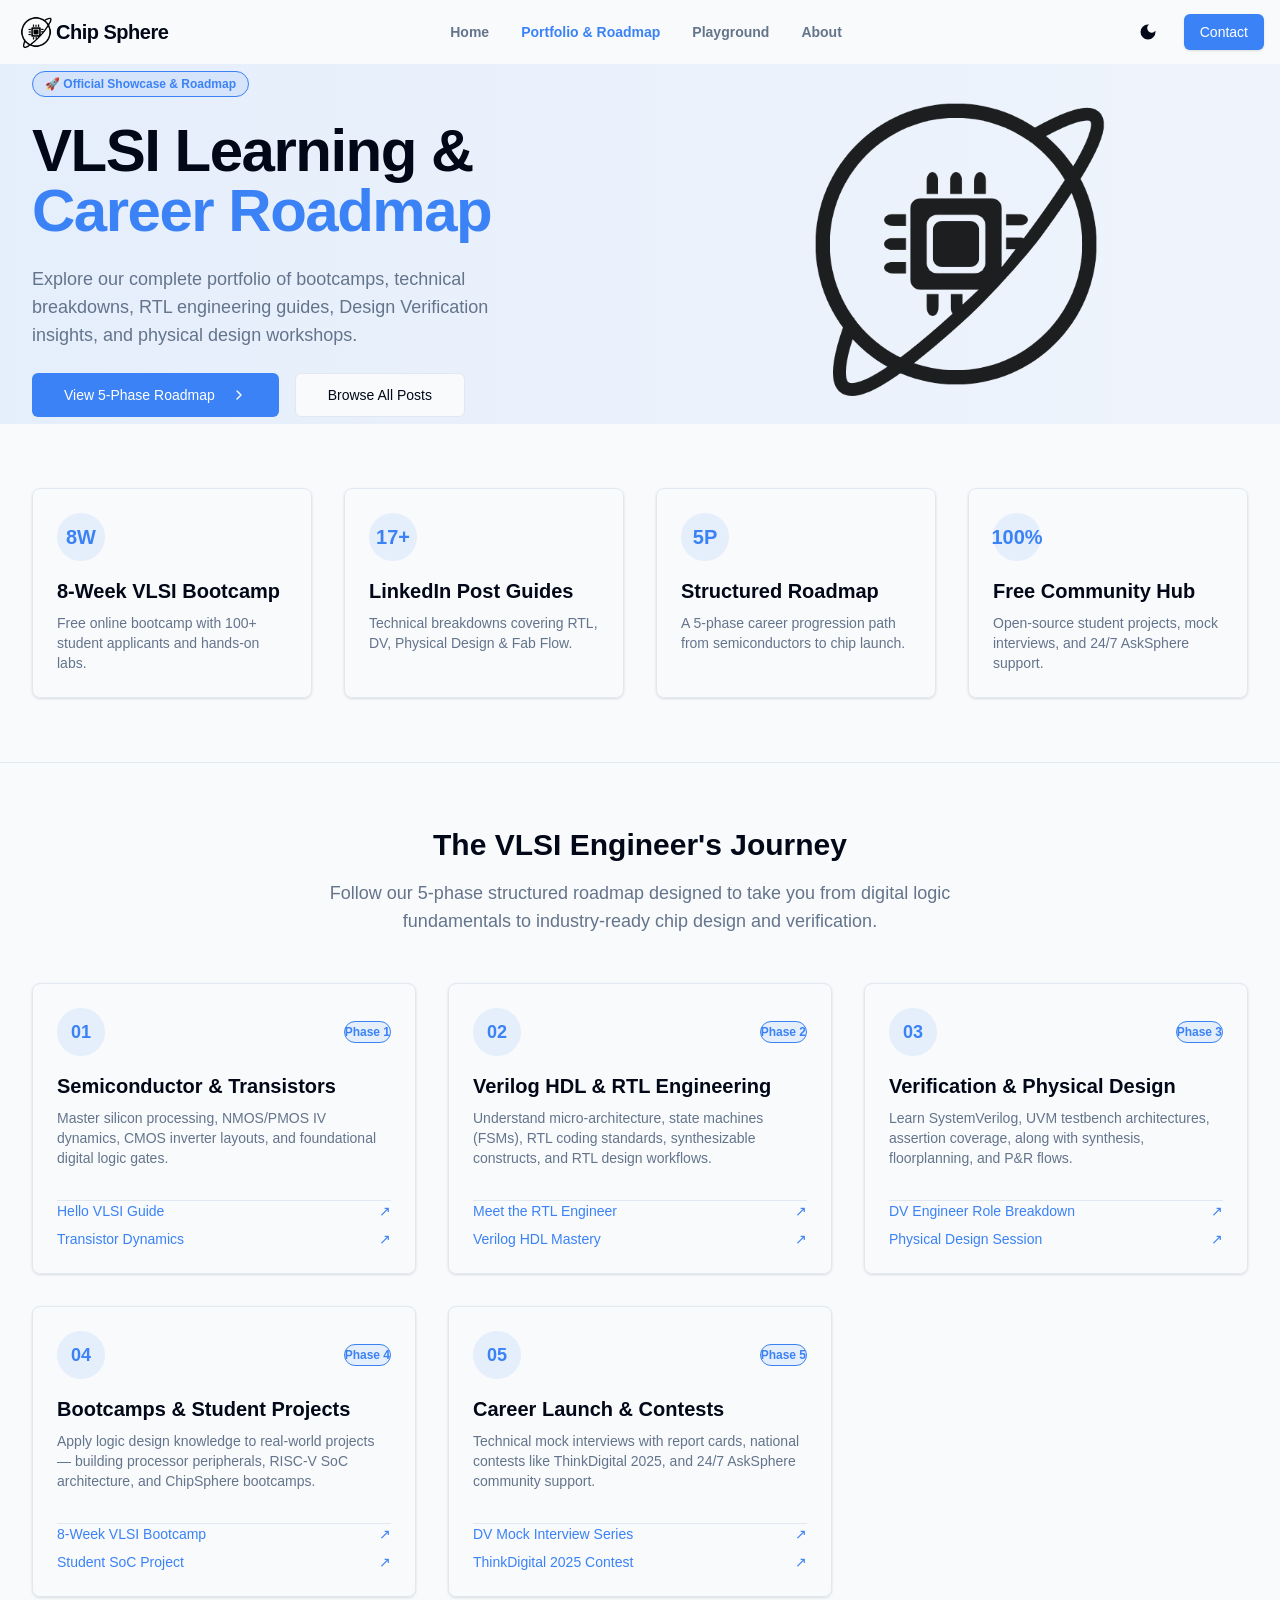
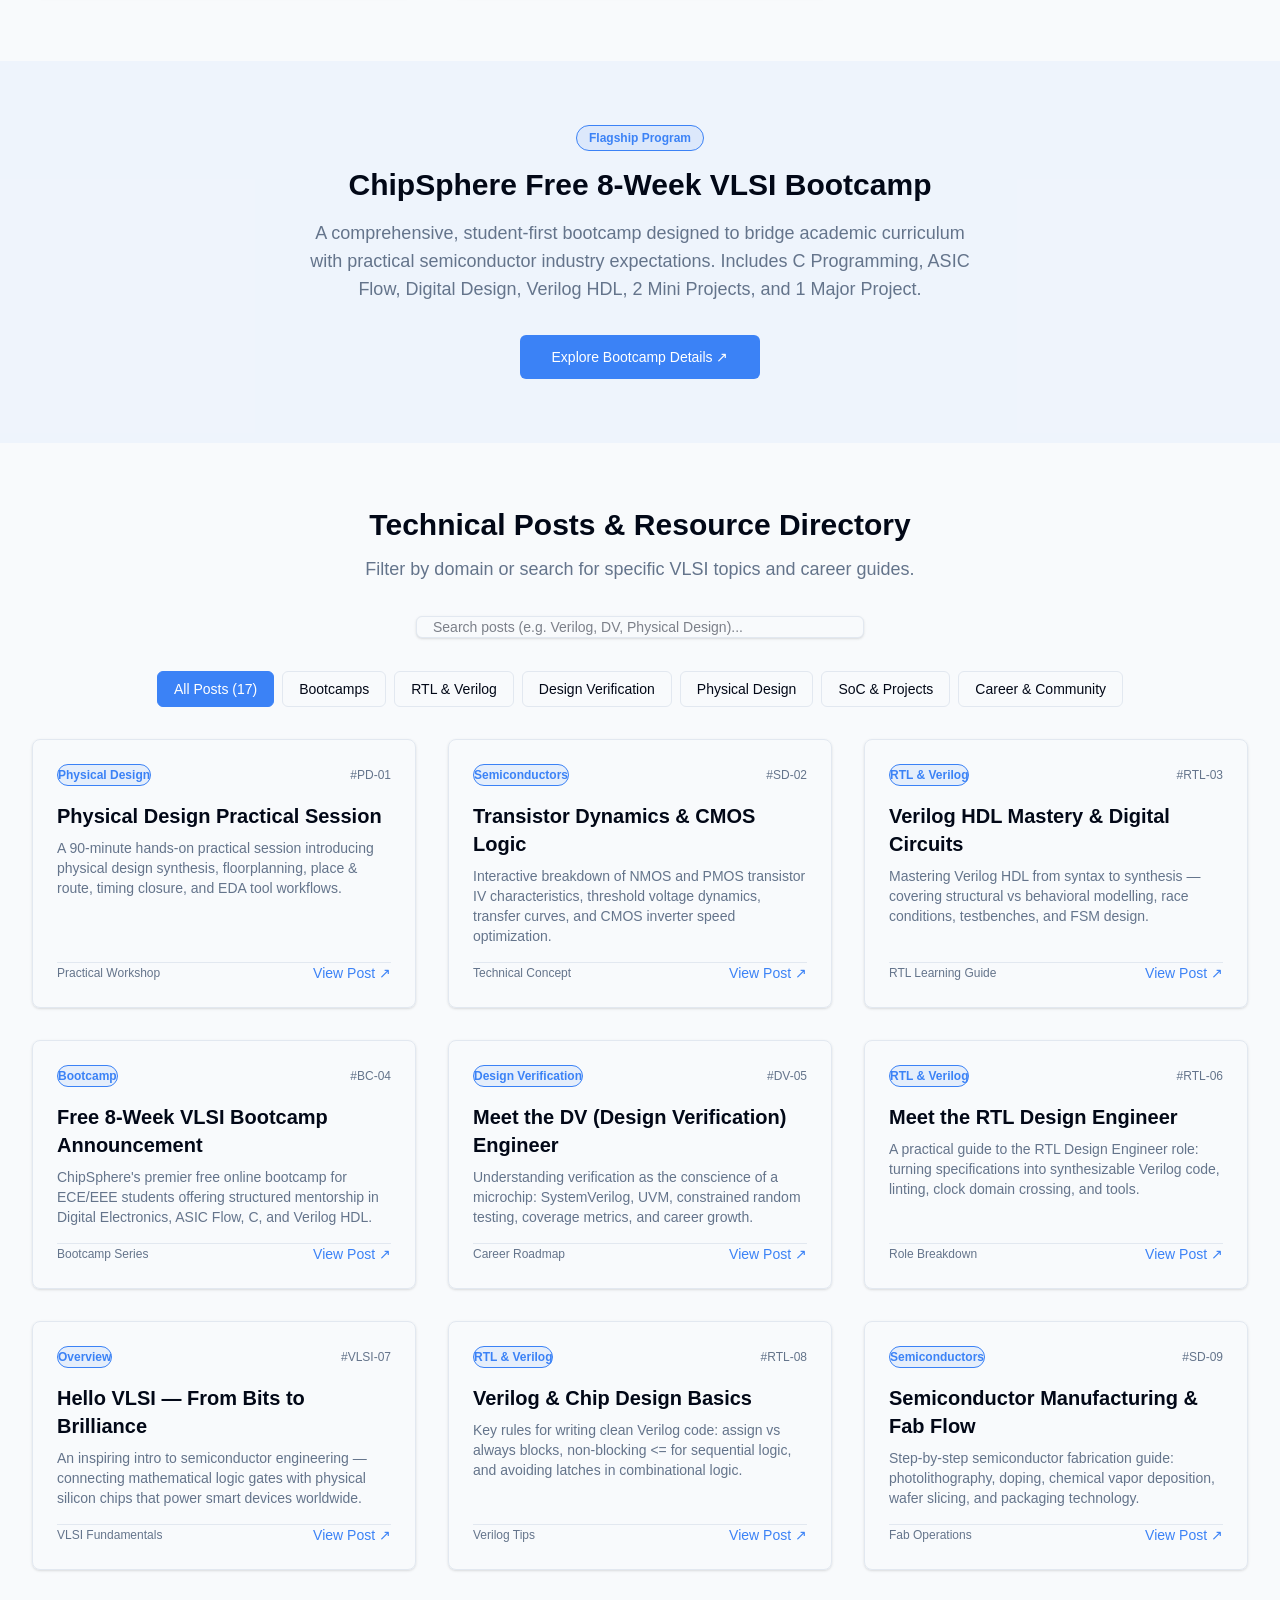
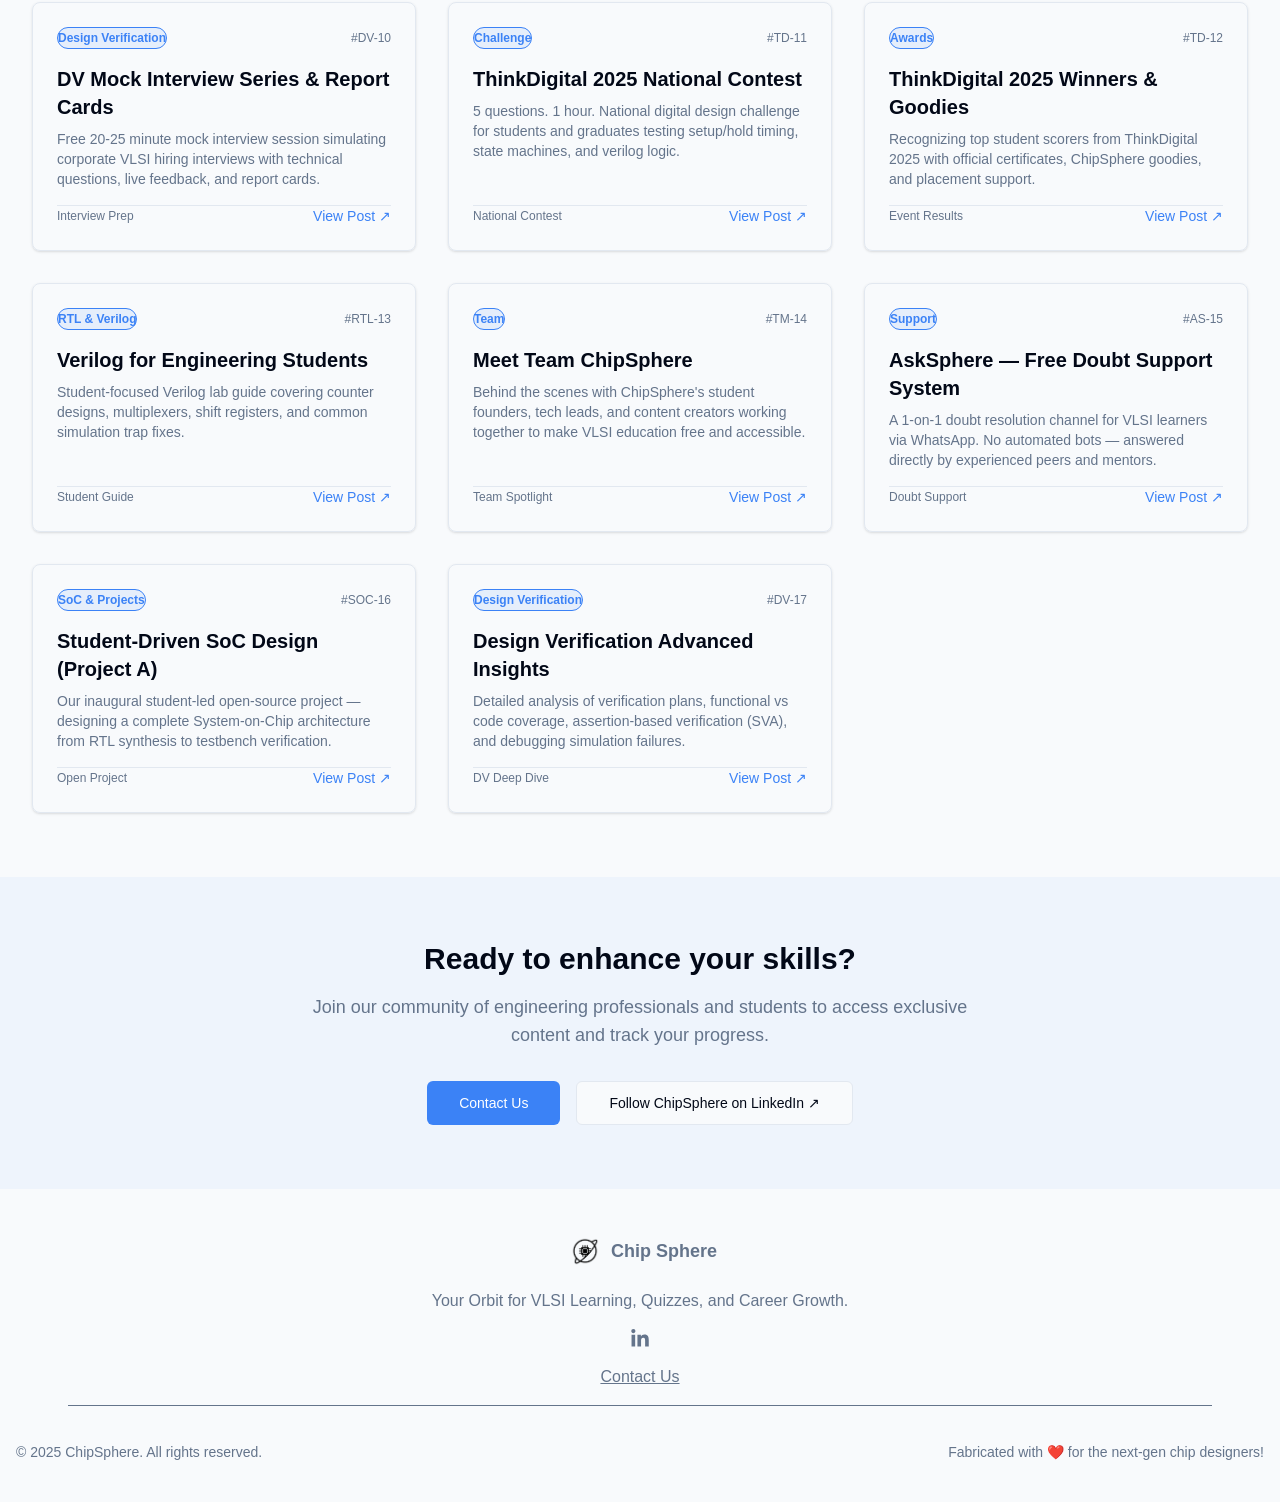
<file: portfolio.html>
<!DOCTYPE html>
<html lang="en">
<head>
  <meta charSet="utf-8"/>
  <meta name="viewport" content="width=device-width, initial-scale=1"/>
  <title>Portfolio &amp; Roadmap | ChipSphere</title>
  <meta name="description" content="Interactive VLSI learning roadmap, bootcamps, RTL design, Design Verification, Physical Design, and career guides by ChipSphere."/>
  <link rel="preload" href="_next/static/media/569ce4b8f30dc480-s.p.woff2" as="font" crossorigin="" type="font/woff2"/>
  <link rel="preload" href="_next/static/media/93f479601ee12b01-s.p.woff2" as="font" crossorigin="" type="font/woff2"/>
  <link rel="preload" as="image" href="logo_dark.png"/>
  <link rel="stylesheet" href="style.css"/><link rel="stylesheet" href="_next/static/css/aac1193f8ad89e7d.css" data-precedence="next"/>
  <link rel="icon" href="favicon.ico" type="image/x-icon" sizes="500x500"/>
  <style>
    .filter-btn.active {
      background-color: var(--primary) !important;
      color: #ffffff !important;
      border-color: var(--primary) !important;
    }
  </style>
</head>
<body class="__variable_5cfdac __variable_9a8899 antialiased overflow-y-auto custom-scroll">

  <!-- Header Navigation (Matching index & about style) -->
  <header class="sticky top-0 z-50 w-full transition-all duration-200 bg-background/80 backdrop-blur-md">
    <div class="container mx-auto flex h-16 items-center justify-between px-4 lg:px-12">
      <div class="flex items-center">
        <a class="flex items-center space-x-2.5" href="index.html">
          <div class="h-10 w-10 flex items-center justify-center">
            <img id="site-logo" alt="Logo" width="38" height="38" src="logo_dark.png"/>
          </div>
          <span class="font-bold text-xl tracking-tight">Chip Sphere</span>
        </a>
      </div>
      <nav class="hidden md:flex items-center">
        <a class="nav-link-item transition-colors hover:text-primary text-muted-foreground" href="index.html">Home</a>
        <a class="nav-link-item transition-colors hover:text-primary text-primary font-bold" href="portfolio.html">Portfolio &amp; Roadmap</a>
        <a class="nav-link-item transition-colors hover:text-primary text-muted-foreground" href="playground.html">Playground</a>
        <a class="nav-link-item transition-colors hover:text-primary text-muted-foreground" href="about.html">About</a>
      </nav>
      <div class="flex items-center space-x-4">
        <button id="theme-toggle-btn" class="inline-flex items-center justify-center gap-2 whitespace-nowrap rounded-md text-sm font-medium transition-colors hover:bg-accent hover:text-accent-foreground h-10 w-10 cursor-pointer" aria-label="Toggle Theme">
          <svg stroke="currentColor" fill="currentColor" stroke-width="0" viewBox="0 0 24 24" class="h-5 w-5" xmlns="http://www.w3.org/2000/svg"><path fill="none" d="M0 0h24v24H0z"></path><path d="M12 3a9 9 0 1 0 9 9c0-.46-.04-.92-.1-1.36a5.389 5.389 0 0 1-4.4 2.26 5.403 5.403 0 0 1-3.14-9.8c-.44-.06-.9-.1-1.36-.1z"></path></svg>
        </button>
        <div class="hidden sm:flex items-center space-x-2">
          <a class="inline-flex items-center justify-center text-sm font-medium bg-primary text-white h-9 rounded-md px-4 hover:bg-primary/90 transition-colors shadow-sm" href="about.html#contact">Contact</a>
        </div>
      </div>
    </div>
  </header>

  <div class="min-h-screen flex flex-col">
    <main class="flex-grow">

      <!-- Hero Section (Exact index.html / about.html split gradient style) -->
      <section class="flex items-center justify-center text-center sm:text-left bg-gradient-to-r from-primary/10 to-primary/5 py-20 px-4 sm:px-6 lg:px-8">
        <div class="max-w-7xl mx-auto">
          <div class="grid grid-cols-1 md:grid-cols-2 gap-12 items-center">
            <div class="space-y-6">
              <div class="inline-flex items-center gap-2 rounded-full border border-primary/20 bg-primary/10 px-3 py-1 text-xs font-semibold text-primary">
                <span>🚀 Official Showcase &amp; Roadmap</span>
              </div>
              <h1 class="text-5xl font-semibold lg:text-6xl lg:font-bold sm:tracking-tight">
                VLSI Learning &amp; <span class="text-primary">Career Roadmap</span>
              </h1>
              <p class="text-lg text-muted-foreground max-w-lg">
                Explore our complete portfolio of bootcamps, technical breakdowns, RTL engineering guides, Design Verification insights, and physical design workshops.
              </p>
              <div class="flex flex-wrap gap-4 justify-center sm:justify-normal">
                <a class="inline-flex items-center justify-center gap-2 whitespace-nowrap text-sm font-medium ring-offset-background transition-colors focus-visible:outline-none focus-visible:ring-2 focus-visible:ring-ring focus-visible:ring-offset-2 disabled:pointer-events-none disabled:opacity-50 [&_svg]:pointer-events-none [&_svg]:size-4 [&_svg]:shrink-0 bg-primary text-white hover:bg-primary/90 h-11 rounded-md px-8" href="#roadmap-section">
                  View 5-Phase Roadmap
                  <svg xmlns="http://www.w3.org/2000/svg" width="24" height="24" viewBox="0 0 24 24" fill="none" stroke="currentColor" stroke-width="2" stroke-linecap="round" stroke-linejoin="round" class="lucide lucide-chevron-right ml-2 h-4 w-4"><path d="m9 18 6-6-6-6"></path></svg>
                </a>
                <a class="inline-flex items-center justify-center gap-2 whitespace-nowrap text-sm font-medium ring-offset-background transition-colors focus-visible:outline-none focus-visible:ring-2 focus-visible:ring-ring focus-visible:ring-offset-2 disabled:pointer-events-none disabled:opacity-50 [&_svg]:pointer-events-none [&_svg]:size-4 [&_svg]:shrink-0 border border-input bg-background hover:bg-accent hover:text-accent-foreground h-11 rounded-md px-8" href="#portfolio-grid">
                  Browse All Posts
                </a>
              </div>
            </div>
            <div class="hidden items-center justify-center sm:flex opacity-88">
              <img alt="Logo" width="360" height="360" src="logo_dark.png" id="hero-logo-img"/>
            </div>
          </div>
        </div>
      </section>

      <!-- Key Impact Stats Section (Matching Feature Cards Grid) -->
      <section class="py-16 px-4 sm:px-6 lg:px-8 bg-background border-b border-border">
        <div class="max-w-7xl mx-auto">
          <div class="grid grid-cols-1 md:grid-cols-2 lg:grid-cols-4 gap-8">
            <div class="bg-card rounded-lg p-6 shadow-sm border border-border hover:shadow-md transition-shadow">
              <div class="h-12 w-12 bg-primary/10 rounded-full flex items-center justify-center mb-4 text-primary font-bold text-xl">
                8W
              </div>
              <h3 class="text-xl font-semibold mb-2">8-Week VLSI Bootcamp</h3>
              <p class="text-muted-foreground text-sm">Free online bootcamp with 100+ student applicants and hands-on labs.</p>
            </div>
            <div class="bg-card rounded-lg p-6 shadow-sm border border-border hover:shadow-md transition-shadow">
              <div class="h-12 w-12 bg-primary/10 rounded-full flex items-center justify-center mb-4 text-primary font-bold text-xl">
                17+
              </div>
              <h3 class="text-xl font-semibold mb-2">LinkedIn Post Guides</h3>
              <p class="text-muted-foreground text-sm">Technical breakdowns covering RTL, DV, Physical Design &amp; Fab Flow.</p>
            </div>
            <div class="bg-card rounded-lg p-6 shadow-sm border border-border hover:shadow-md transition-shadow">
              <div class="h-12 w-12 bg-primary/10 rounded-full flex items-center justify-center mb-4 text-primary font-bold text-xl">
                5P
              </div>
              <h3 class="text-xl font-semibold mb-2">Structured Roadmap</h3>
              <p class="text-muted-foreground text-sm">A 5-phase career progression path from semiconductors to chip launch.</p>
            </div>
            <div class="bg-card rounded-lg p-6 shadow-sm border border-border hover:shadow-md transition-shadow">
              <div class="h-12 w-12 bg-primary/10 rounded-full flex items-center justify-center mb-4 text-primary font-bold text-xl">
                100%
              </div>
              <h3 class="text-xl font-semibold mb-2">Free Community Hub</h3>
              <p class="text-muted-foreground text-sm">Open-source student projects, mock interviews, and 24/7 AskSphere support.</p>
            </div>
          </div>
        </div>
      </section>

      <!-- 5-Phase Career Progression Roadmap Section -->
      <section id="roadmap-section" class="py-16 px-4 sm:px-6 lg:px-8 bg-background">
        <div class="max-w-7xl mx-auto">
          <h2 class="text-3xl font-bold text-center mb-4">The VLSI Engineer&#39;s Journey</h2>
          <p class="text-lg text-muted-foreground max-w-2xl mx-auto mb-12 text-center">Follow our 5-phase structured roadmap designed to take you from digital logic fundamentals to industry-ready chip design and verification.</p>

          <div class="grid grid-cols-1 md:grid-cols-2 lg:grid-cols-3 gap-8">

            <!-- Phase 1 Card -->
            <div class="bg-card rounded-lg p-6 shadow-sm border border-border hover:shadow-md transition-shadow space-y-4 flex flex-col justify-between">
              <div>
                <div class="flex items-center justify-between mb-4">
                  <div class="h-12 w-12 bg-primary/10 rounded-full flex items-center justify-center text-primary font-bold text-lg">01</div>
                  <span class="inline-flex items-center rounded-full border border-primary/20 bg-primary/10 px-2.5 py-0.5 text-xs font-semibold text-primary">Phase 1</span>
                </div>
                <h3 class="text-xl font-semibold mb-2">Semiconductor &amp; Transistors</h3>
                <p class="text-muted-foreground text-sm mb-4">Master silicon processing, NMOS/PMOS IV dynamics, CMOS inverter layouts, and foundational digital logic gates.</p>
              </div>
              <div class="pt-4 border-t border-border space-y-2">
                <a href="https://www.linkedin.com/posts/chipsphere_hello-vlsi-activity-7318850015265804288-ZGXV" target="_blank" class="text-sm text-primary hover:underline font-medium flex items-center justify-between">
                  <span>Hello VLSI Guide</span> ↗
                </a>
                <a href="https://www.linkedin.com/posts/chipsphere_transistordynamics-activity-7482119929782226944-Epz9" target="_blank" class="text-sm text-primary hover:underline font-medium flex items-center justify-between">
                  <span>Transistor Dynamics</span> ↗
                </a>
              </div>
            </div>

            <!-- Phase 2 Card -->
            <div class="bg-card rounded-lg p-6 shadow-sm border border-border hover:shadow-md transition-shadow space-y-4 flex flex-col justify-between">
              <div>
                <div class="flex items-center justify-between mb-4">
                  <div class="h-12 w-12 bg-primary/10 rounded-full flex items-center justify-center text-primary font-bold text-lg">02</div>
                  <span class="inline-flex items-center rounded-full border border-primary/20 bg-primary/10 px-2.5 py-0.5 text-xs font-semibold text-primary">Phase 2</span>
                </div>
                <h3 class="text-xl font-semibold mb-2">Verilog HDL &amp; RTL Engineering</h3>
                <p class="text-muted-foreground text-sm mb-4">Understand micro-architecture, state machines (FSMs), RTL coding standards, synthesizable constructs, and RTL design workflows.</p>
              </div>
              <div class="pt-4 border-t border-border space-y-2">
                <a href="https://www.linkedin.com/posts/chipsphere_meet-rtl-engineer-activity-7319984679997034496-SQIH" target="_blank" class="text-sm text-primary hover:underline font-medium flex items-center justify-between">
                  <span>Meet the RTL Engineer</span> ↗
                </a>
                <a href="https://www.linkedin.com/posts/chipsphere_vlsi-veriloghdl-chipsphere-activity-7395465439759347712-KiXh" target="_blank" class="text-sm text-primary hover:underline font-medium flex items-center justify-between">
                  <span>Verilog HDL Mastery</span> ↗
                </a>
              </div>
            </div>

            <!-- Phase 3 Card -->
            <div class="bg-card rounded-lg p-6 shadow-sm border border-border hover:shadow-md transition-shadow space-y-4 flex flex-col justify-between">
              <div>
                <div class="flex items-center justify-between mb-4">
                  <div class="h-12 w-12 bg-primary/10 rounded-full flex items-center justify-center text-primary font-bold text-lg">03</div>
                  <span class="inline-flex items-center rounded-full border border-primary/20 bg-primary/10 px-2.5 py-0.5 text-xs font-semibold text-primary">Phase 3</span>
                </div>
                <h3 class="text-xl font-semibold mb-2">Verification &amp; Physical Design</h3>
                <p class="text-muted-foreground text-sm mb-4">Learn SystemVerilog, UVM testbench architectures, assertion coverage, along with synthesis, floorplanning, and P&amp;R flows.</p>
              </div>
              <div class="pt-4 border-t border-border space-y-2">
                <a href="https://www.linkedin.com/posts/chipsphere_dvengineer-activity-7321743114937794560-FNk2" target="_blank" class="text-sm text-primary hover:underline font-medium flex items-center justify-between">
                  <span>DV Engineer Role Breakdown</span> ↗
                </a>
                <a href="https://www.linkedin.com/posts/chipsphere_chipsphere-vlsi-physicaldesign-activity-7477032519822147584-qBEr" target="_blank" class="text-sm text-primary hover:underline font-medium flex items-center justify-between">
                  <span>Physical Design Session</span> ↗
                </a>
              </div>
            </div>

            <!-- Phase 4 Card -->
            <div class="bg-card rounded-lg p-6 shadow-sm border border-border hover:shadow-md transition-shadow space-y-4 flex flex-col justify-between">
              <div>
                <div class="flex items-center justify-between mb-4">
                  <div class="h-12 w-12 bg-primary/10 rounded-full flex items-center justify-center text-primary font-bold text-lg">04</div>
                  <span class="inline-flex items-center rounded-full border border-primary/20 bg-primary/10 px-2.5 py-0.5 text-xs font-semibold text-primary">Phase 4</span>
                </div>
                <h3 class="text-xl font-semibold mb-2">Bootcamps &amp; Student Projects</h3>
                <p class="text-muted-foreground text-sm mb-4">Apply logic design knowledge to real-world projects — building processor peripherals, RISC-V SoC architecture, and ChipSphere bootcamps.</p>
              </div>
              <div class="pt-4 border-t border-border space-y-2">
                <a href="https://www.linkedin.com/posts/chipsphere_vlsi-bootcamp-chipsphere-activity-7328331918893084672-VmFN" target="_blank" class="text-sm text-primary hover:underline font-medium flex items-center justify-between">
                  <span>8-Week VLSI Bootcamp</span> ↗
                </a>
                <a href="https://www.linkedin.com/posts/chipsphere_chipsphere-socdesign-studentdriven-activity-7357084476658667521-0Xce" target="_blank" class="text-sm text-primary hover:underline font-medium flex items-center justify-between">
                  <span>Student SoC Project</span> ↗
                </a>
              </div>
            </div>

            <!-- Phase 5 Card -->
            <div class="bg-card rounded-lg p-6 shadow-sm border border-border hover:shadow-md transition-shadow space-y-4 flex flex-col justify-between md:col-span-2 lg:col-span-1">
              <div>
                <div class="flex items-center justify-between mb-4">
                  <div class="h-12 w-12 bg-primary/10 rounded-full flex items-center justify-center text-primary font-bold text-lg">05</div>
                  <span class="inline-flex items-center rounded-full border border-primary/20 bg-primary/10 px-2.5 py-0.5 text-xs font-semibold text-primary">Phase 5</span>
                </div>
                <h3 class="text-xl font-semibold mb-2">Career Launch &amp; Contests</h3>
                <p class="text-muted-foreground text-sm mb-4">Technical mock interviews with report cards, national contests like ThinkDigital 2025, and 24/7 AskSphere community support.</p>
              </div>
              <div class="pt-4 border-t border-border space-y-2">
                <a href="https://www.linkedin.com/posts/chipsphere_vlsi-dv-interview-activity-7321804213959671808-p8tb" target="_blank" class="text-sm text-primary hover:underline font-medium flex items-center justify-between">
                  <span>DV Mock Interview Series</span> ↗
                </a>
                <a href="https://www.linkedin.com/posts/chipsphere_students-graduates-thinkdigital2025-activity-7340730112499204096-0zjg" target="_blank" class="text-sm text-primary hover:underline font-medium flex items-center justify-between">
                  <span>ThinkDigital 2025 Contest</span> ↗
                </a>
              </div>
            </div>

          </div>
        </div>
      </section>

      <!-- Featured Bootcamp Callout Banner (Matching index bg-primary/5 section) -->
      <section class="py-16 px-4 sm:px-6 lg:px-8 bg-primary/5">
        <div class="max-w-7xl mx-auto text-center">
          <div class="inline-flex items-center gap-2 rounded-full border border-primary/20 bg-primary/10 px-3 py-1 text-xs font-semibold text-primary mb-4">
            <span>Flagship Program</span>
          </div>
          <h2 class="text-3xl font-bold mb-4">ChipSphere Free 8-Week VLSI Bootcamp</h2>
          <p class="text-lg text-muted-foreground max-w-2xl mx-auto mb-8">
            A comprehensive, student-first bootcamp designed to bridge academic curriculum with practical semiconductor industry expectations. Includes C Programming, ASIC Flow, Digital Design, Verilog HDL, 2 Mini Projects, and 1 Major Project.
          </p>
          <div>
            <a href="https://www.linkedin.com/posts/chipsphere_vlsi-bootcamp-chipsphere-activity-7328331918893084672-VmFN" target="_blank" class="inline-flex items-center justify-center gap-2 whitespace-nowrap text-sm font-medium ring-offset-background transition-colors focus-visible:outline-none focus-visible:ring-2 focus-visible:ring-ring focus-visible:ring-offset-2 disabled:pointer-events-none disabled:opacity-50 [&_svg]:pointer-events-none [&_svg]:size-4 [&_svg]:shrink-0 bg-primary text-white hover:bg-primary/90 h-11 rounded-md px-8">
              Explore Bootcamp Details ↗
            </a>
          </div>
        </div>
      </section>

      <!-- Filterable Portfolio Grid Section -->
      <section id="portfolio-grid" class="py-16 px-4 sm:px-6 lg:px-8 bg-background">
        <div class="max-w-7xl mx-auto space-y-8">
          <div class="text-center space-y-3">
            <h2 class="text-3xl font-bold">Technical Posts &amp; Resource Directory</h2>
            <p class="text-lg text-muted-foreground max-w-2xl mx-auto">Filter by domain or search for specific VLSI topics and career guides.</p>
          </div>

          <!-- Search Bar -->
          <div class="w-full max-w-md mx-auto relative">
            <input type="text" id="search-input" placeholder="Search posts (e.g. Verilog, DV, Physical Design)..." class="w-full px-4 py-2.5 rounded-md border border-input bg-background text-foreground text-sm focus:outline-none focus:ring-2 focus:ring-ring shadow-sm"/>
          </div>

          <!-- Category Filter Buttons -->
          <div class="flex flex-wrap justify-center gap-2" id="filter-tabs">
            <button class="filter-btn active inline-flex items-center justify-center text-sm font-medium h-9 rounded-md px-4 py-2 border border-input bg-background hover:bg-accent text-foreground transition-colors cursor-pointer" data-category="all">All Posts (17)</button>
            <button class="filter-btn inline-flex items-center justify-center text-sm font-medium h-9 rounded-md px-4 py-2 border border-input bg-background hover:bg-accent text-foreground transition-colors cursor-pointer" data-category="bootcamp">Bootcamps</button>
            <button class="filter-btn inline-flex items-center justify-center text-sm font-medium h-9 rounded-md px-4 py-2 border border-input bg-background hover:bg-accent text-foreground transition-colors cursor-pointer" data-category="rtl">RTL &amp; Verilog</button>
            <button class="filter-btn inline-flex items-center justify-center text-sm font-medium h-9 rounded-md px-4 py-2 border border-input bg-background hover:bg-accent text-foreground transition-colors cursor-pointer" data-category="dv">Design Verification</button>
            <button class="filter-btn inline-flex items-center justify-center text-sm font-medium h-9 rounded-md px-4 py-2 border border-input bg-background hover:bg-accent text-foreground transition-colors cursor-pointer" data-category="pd">Physical Design</button>
            <button class="filter-btn inline-flex items-center justify-center text-sm font-medium h-9 rounded-md px-4 py-2 border border-input bg-background hover:bg-accent text-foreground transition-colors cursor-pointer" data-category="soc">SoC &amp; Projects</button>
            <button class="filter-btn inline-flex items-center justify-center text-sm font-medium h-9 rounded-md px-4 py-2 border border-input bg-background hover:bg-accent text-foreground transition-colors cursor-pointer" data-category="community">Career &amp; Community</button>
          </div>

          <!-- Cards Grid -->
          <div class="grid grid-cols-1 md:grid-cols-2 lg:grid-cols-3 gap-8" id="cards-container">

            <!-- Card 1 -->
            <div class="portfolio-card bg-card rounded-lg p-6 shadow-sm border border-border hover:shadow-md transition-shadow flex flex-col justify-between" data-category="pd">
              <div>
                <div class="flex items-center justify-between mb-4">
                  <span class="inline-flex items-center rounded-full border border-primary/20 bg-primary/10 px-2.5 py-0.5 text-xs font-semibold text-primary">Physical Design</span>
                  <span class="text-xs text-muted-foreground font-mono">#PD-01</span>
                </div>
                <h3 class="text-xl font-semibold mb-2">Physical Design Practical Session</h3>
                <p class="text-muted-foreground text-sm mb-4">A 90-minute hands-on practical session introducing physical design synthesis, floorplanning, place &amp; route, timing closure, and EDA tool workflows.</p>
              </div>
              <div class="pt-4 border-t border-border flex items-center justify-between">
                <span class="text-xs text-muted-foreground font-medium">Practical Workshop</span>
                <a href="https://www.linkedin.com/posts/chipsphere_chipsphere-vlsi-physicaldesign-activity-7477032519822147584-qBEr?utm_source=share&utm_medium=member_desktop&rcm=ACoAACPDPHoBBUjeEiu259TtPlhn_cQ7iewyTWo" target="_blank" class="inline-flex items-center gap-1 text-sm font-medium text-primary hover:underline">View Post ↗</a>
              </div>
            </div>

            <!-- Card 2 -->
            <div class="portfolio-card bg-card rounded-lg p-6 shadow-sm border border-border hover:shadow-md transition-shadow flex flex-col justify-between" data-category="pd">
              <div>
                <div class="flex items-center justify-between mb-4">
                  <span class="inline-flex items-center rounded-full border border-primary/20 bg-primary/10 px-2.5 py-0.5 text-xs font-semibold text-primary">Semiconductors</span>
                  <span class="text-xs text-muted-foreground font-mono">#SD-02</span>
                </div>
                <h3 class="text-xl font-semibold mb-2">Transistor Dynamics &amp; CMOS Logic</h3>
                <p class="text-muted-foreground text-sm mb-4">Interactive breakdown of NMOS and PMOS transistor IV characteristics, threshold voltage dynamics, transfer curves, and CMOS inverter speed optimization.</p>
              </div>
              <div class="pt-4 border-t border-border flex items-center justify-between">
                <span class="text-xs text-muted-foreground font-medium">Technical Concept</span>
                <a href="https://www.linkedin.com/posts/chipsphere_transistordynamics-activity-7482119929782226944-Epz9?utm_source=share&utm_medium=member_desktop&rcm=ACoAACPDPHoBBUjeEiu259TtPlhn_cQ7iewyTWo" target="_blank" class="inline-flex items-center gap-1 text-sm font-medium text-primary hover:underline">View Post ↗</a>
              </div>
            </div>

            <!-- Card 3 -->
            <div class="portfolio-card bg-card rounded-lg p-6 shadow-sm border border-border hover:shadow-md transition-shadow flex flex-col justify-between" data-category="rtl">
              <div>
                <div class="flex items-center justify-between mb-4">
                  <span class="inline-flex items-center rounded-full border border-primary/20 bg-primary/10 px-2.5 py-0.5 text-xs font-semibold text-primary">RTL &amp; Verilog</span>
                  <span class="text-xs text-muted-foreground font-mono">#RTL-03</span>
                </div>
                <h3 class="text-xl font-semibold mb-2">Verilog HDL Mastery &amp; Digital Circuits</h3>
                <p class="text-muted-foreground text-sm mb-4">Mastering Verilog HDL from syntax to synthesis — covering structural vs behavioral modelling, race conditions, testbenches, and FSM design.</p>
              </div>
              <div class="pt-4 border-t border-border flex items-center justify-between">
                <span class="text-xs text-muted-foreground font-medium">RTL Learning Guide</span>
                <a href="https://www.linkedin.com/posts/chipsphere_vlsi-veriloghdl-chipsphere-activity-7395465439759347712-KiXh?utm_source=share&utm_medium=member_desktop&rcm=ACoAACPDPHoBBUjeEiu259TtPlhn_cQ7iewyTWo" target="_blank" class="inline-flex items-center gap-1 text-sm font-medium text-primary hover:underline">View Post ↗</a>
              </div>
            </div>

            <!-- Card 4 -->
            <div class="portfolio-card bg-card rounded-lg p-6 shadow-sm border border-border hover:shadow-md transition-shadow flex flex-col justify-between" data-category="bootcamp">
              <div>
                <div class="flex items-center justify-between mb-4">
                  <span class="inline-flex items-center rounded-full border border-primary/20 bg-primary/10 px-2.5 py-0.5 text-xs font-semibold text-primary">Bootcamp</span>
                  <span class="text-xs text-muted-foreground font-mono">#BC-04</span>
                </div>
                <h3 class="text-xl font-semibold mb-2">Free 8-Week VLSI Bootcamp Announcement</h3>
                <p class="text-muted-foreground text-sm mb-4">ChipSphere&#39;s premier free online bootcamp for ECE/EEE students offering structured mentorship in Digital Electronics, ASIC Flow, C, and Verilog HDL.</p>
              </div>
              <div class="pt-4 border-t border-border flex items-center justify-between">
                <span class="text-xs text-muted-foreground font-medium">Bootcamp Series</span>
                <a href="https://www.linkedin.com/posts/chipsphere_vlsi-bootcamp-chipsphere-activity-7328331918893084672-VmFN?utm_source=share&utm_medium=member_desktop&rcm=ACoAACPDPHoBBUjeEiu259TtPlhn_cQ7iewyTWo" target="_blank" class="inline-flex items-center gap-1 text-sm font-medium text-primary hover:underline">View Post ↗</a>
              </div>
            </div>

            <!-- Card 5 -->
            <div class="portfolio-card bg-card rounded-lg p-6 shadow-sm border border-border hover:shadow-md transition-shadow flex flex-col justify-between" data-category="dv">
              <div>
                <div class="flex items-center justify-between mb-4">
                  <span class="inline-flex items-center rounded-full border border-primary/20 bg-primary/10 px-2.5 py-0.5 text-xs font-semibold text-primary">Design Verification</span>
                  <span class="text-xs text-muted-foreground font-mono">#DV-05</span>
                </div>
                <h3 class="text-xl font-semibold mb-2">Meet the DV (Design Verification) Engineer</h3>
                <p class="text-muted-foreground text-sm mb-4">Understanding verification as the conscience of a microchip: SystemVerilog, UVM, constrained random testing, coverage metrics, and career growth.</p>
              </div>
              <div class="pt-4 border-t border-border flex items-center justify-between">
                <span class="text-xs text-muted-foreground font-medium">Career Roadmap</span>
                <a href="https://www.linkedin.com/posts/chipsphere_dvengineer-activity-7321743114937794560-FNk2?utm_source=share&utm_medium=member_desktop&rcm=ACoAACPDPHoBBUjeEiu259TtPlhn_cQ7iewyTWo" target="_blank" class="inline-flex items-center gap-1 text-sm font-medium text-primary hover:underline">View Post ↗</a>
              </div>
            </div>

            <!-- Card 6 -->
            <div class="portfolio-card bg-card rounded-lg p-6 shadow-sm border border-border hover:shadow-md transition-shadow flex flex-col justify-between" data-category="rtl">
              <div>
                <div class="flex items-center justify-between mb-4">
                  <span class="inline-flex items-center rounded-full border border-primary/20 bg-primary/10 px-2.5 py-0.5 text-xs font-semibold text-primary">RTL &amp; Verilog</span>
                  <span class="text-xs text-muted-foreground font-mono">#RTL-06</span>
                </div>
                <h3 class="text-xl font-semibold mb-2">Meet the RTL Design Engineer</h3>
                <p class="text-muted-foreground text-sm mb-4">A practical guide to the RTL Design Engineer role: turning specifications into synthesizable Verilog code, linting, clock domain crossing, and tools.</p>
              </div>
              <div class="pt-4 border-t border-border flex items-center justify-between">
                <span class="text-xs text-muted-foreground font-medium">Role Breakdown</span>
                <a href="https://www.linkedin.com/posts/chipsphere_meet-rtl-engineer-activity-7319984679997034496-SQIH?utm_source=share&utm_medium=member_desktop&rcm=ACoAACPDPHoBBUjeEiu259TtPlhn_cQ7iewyTWo" target="_blank" class="inline-flex items-center gap-1 text-sm font-medium text-primary hover:underline">View Post ↗</a>
              </div>
            </div>

            <!-- Card 7 -->
            <div class="portfolio-card bg-card rounded-lg p-6 shadow-sm border border-border hover:shadow-md transition-shadow flex flex-col justify-between" data-category="community">
              <div>
                <div class="flex items-center justify-between mb-4">
                  <span class="inline-flex items-center rounded-full border border-primary/20 bg-primary/10 px-2.5 py-0.5 text-xs font-semibold text-primary">Overview</span>
                  <span class="text-xs text-muted-foreground font-mono">#VLSI-07</span>
                </div>
                <h3 class="text-xl font-semibold mb-2">Hello VLSI — From Bits to Brilliance</h3>
                <p class="text-muted-foreground text-sm mb-4">An inspiring intro to semiconductor engineering — connecting mathematical logic gates with physical silicon chips that power smart devices worldwide.</p>
              </div>
              <div class="pt-4 border-t border-border flex items-center justify-between">
                <span class="text-xs text-muted-foreground font-medium">VLSI Fundamentals</span>
                <a href="https://www.linkedin.com/posts/chipsphere_hello-vlsi-activity-7318850015265804288-ZGXV?utm_source=share&utm_medium=member_desktop&rcm=ACoAACPDPHoBBUjeEiu259TtPlhn_cQ7iewyTWo" target="_blank" class="inline-flex items-center gap-1 text-sm font-medium text-primary hover:underline">View Post ↗</a>
              </div>
            </div>

            <!-- Card 8 -->
            <div class="portfolio-card bg-card rounded-lg p-6 shadow-sm border border-border hover:shadow-md transition-shadow flex flex-col justify-between" data-category="rtl">
              <div>
                <div class="flex items-center justify-between mb-4">
                  <span class="inline-flex items-center rounded-full border border-primary/20 bg-primary/10 px-2.5 py-0.5 text-xs font-semibold text-primary">RTL &amp; Verilog</span>
                  <span class="text-xs text-muted-foreground font-mono">#RTL-08</span>
                </div>
                <h3 class="text-xl font-semibold mb-2">Verilog &amp; Chip Design Basics</h3>
                <p class="text-muted-foreground text-sm mb-4">Key rules for writing clean Verilog code: assign vs always blocks, non-blocking <= for sequential logic, and avoiding latches in combinational logic.</p>
              </div>
              <div class="pt-4 border-t border-border flex items-center justify-between">
                <span class="text-xs text-muted-foreground font-medium">Verilog Tips</span>
                <a href="https://www.linkedin.com/posts/chipsphere_vlsi-chipdesign-verilog-activity-7309094673535381504-owgm?utm_source=share&utm_medium=member_desktop&rcm=ACoAACPDPHoBBUjeEiu259TtPlhn_cQ7iewyTWo" target="_blank" class="inline-flex items-center gap-1 text-sm font-medium text-primary hover:underline">View Post ↗</a>
              </div>
            </div>

            <!-- Card 9 -->
            <div class="portfolio-card bg-card rounded-lg p-6 shadow-sm border border-border hover:shadow-md transition-shadow flex flex-col justify-between" data-category="pd">
              <div>
                <div class="flex items-center justify-between mb-4">
                  <span class="inline-flex items-center rounded-full border border-primary/20 bg-primary/10 px-2.5 py-0.5 text-xs font-semibold text-primary">Semiconductors</span>
                  <span class="text-xs text-muted-foreground font-mono">#SD-09</span>
                </div>
                <h3 class="text-xl font-semibold mb-2">Semiconductor Manufacturing &amp; Fab Flow</h3>
                <p class="text-muted-foreground text-sm mb-4">Step-by-step semiconductor fabrication guide: photolithography, doping, chemical vapor deposition, wafer slicing, and packaging technology.</p>
              </div>
              <div class="pt-4 border-t border-border flex items-center justify-between">
                <span class="text-xs text-muted-foreground font-medium">Fab Operations</span>
                <a href="https://www.linkedin.com/posts/chipsphere_vlsi-chipdesign-semiconductors-activity-7314551946491613184-rnNB?utm_source=share&utm_medium=member_desktop&rcm=ACoAACPDPHoBBUjeEiu259TtPlhn_cQ7iewyTWo" target="_blank" class="inline-flex items-center gap-1 text-sm font-medium text-primary hover:underline">View Post ↗</a>
              </div>
            </div>

            <!-- Card 10 -->
            <div class="portfolio-card bg-card rounded-lg p-6 shadow-sm border border-border hover:shadow-md transition-shadow flex flex-col justify-between" data-category="dv">
              <div>
                <div class="flex items-center justify-between mb-4">
                  <span class="inline-flex items-center rounded-full border border-primary/20 bg-primary/10 px-2.5 py-0.5 text-xs font-semibold text-primary">Design Verification</span>
                  <span class="text-xs text-muted-foreground font-mono">#DV-10</span>
                </div>
                <h3 class="text-xl font-semibold mb-2">DV Mock Interview Series &amp; Report Cards</h3>
                <p class="text-muted-foreground text-sm mb-4">Free 20-25 minute mock interview session simulating corporate VLSI hiring interviews with technical questions, live feedback, and report cards.</p>
              </div>
              <div class="pt-4 border-t border-border flex items-center justify-between">
                <span class="text-xs text-muted-foreground font-medium">Interview Prep</span>
                <a href="https://www.linkedin.com/posts/chipsphere_vlsi-dv-interview-activity-7321804213959671808-p8tb?utm_source=share&utm_medium=member_desktop&rcm=ACoAACPDPHoBBUjeEiu259TtPlhn_cQ7iewyTWo" target="_blank" class="inline-flex items-center gap-1 text-sm font-medium text-primary hover:underline">View Post ↗</a>
              </div>
            </div>

            <!-- Card 11 -->
            <div class="portfolio-card bg-card rounded-lg p-6 shadow-sm border border-border hover:shadow-md transition-shadow flex flex-col justify-between" data-category="community">
              <div>
                <div class="flex items-center justify-between mb-4">
                  <span class="inline-flex items-center rounded-full border border-primary/20 bg-primary/10 px-2.5 py-0.5 text-xs font-semibold text-primary">Challenge</span>
                  <span class="text-xs text-muted-foreground font-mono">#TD-11</span>
                </div>
                <h3 class="text-xl font-semibold mb-2">ThinkDigital 2025 National Contest</h3>
                <p class="text-muted-foreground text-sm mb-4">5 questions. 1 hour. National digital design challenge for students and graduates testing setup/hold timing, state machines, and verilog logic.</p>
              </div>
              <div class="pt-4 border-t border-border flex items-center justify-between">
                <span class="text-xs text-muted-foreground font-medium">National Contest</span>
                <a href="https://www.linkedin.com/posts/chipsphere_students-graduates-thinkdigital2025-activity-7340730112499204096-0zjg?utm_source=share&utm_medium=member_desktop&rcm=ACoAACPDPHoBBUjeEiu259TtPlhn_cQ7iewyTWo" target="_blank" class="inline-flex items-center gap-1 text-sm font-medium text-primary hover:underline">View Post ↗</a>
              </div>
            </div>

            <!-- Card 12 -->
            <div class="portfolio-card bg-card rounded-lg p-6 shadow-sm border border-border hover:shadow-md transition-shadow flex flex-col justify-between" data-category="community">
              <div>
                <div class="flex items-center justify-between mb-4">
                  <span class="inline-flex items-center rounded-full border border-primary/20 bg-primary/10 px-2.5 py-0.5 text-xs font-semibold text-primary">Awards</span>
                  <span class="text-xs text-muted-foreground font-mono">#TD-12</span>
                </div>
                <h3 class="text-xl font-semibold mb-2">ThinkDigital 2025 Winners &amp; Goodies</h3>
                <p class="text-muted-foreground text-sm mb-4">Recognizing top student scorers from ThinkDigital 2025 with official certificates, ChipSphere goodies, and placement support.</p>
              </div>
              <div class="pt-4 border-t border-border flex items-center justify-between">
                <span class="text-xs text-muted-foreground font-medium">Event Results</span>
                <a href="https://www.linkedin.com/posts/chipsphere_students-graduates-thinkdigital2025-activity-7341113084876308480-AzXS?utm_source=share&utm_medium=member_desktop&rcm=ACoAACPDPHoBBUjeEiu259TtPlhn_cQ7iewyTWo" target="_blank" class="inline-flex items-center gap-1 text-sm font-medium text-primary hover:underline">View Post ↗</a>
              </div>
            </div>

            <!-- Card 13 -->
            <div class="portfolio-card bg-card rounded-lg p-6 shadow-sm border border-border hover:shadow-md transition-shadow flex flex-col justify-between" data-category="rtl">
              <div>
                <div class="flex items-center justify-between mb-4">
                  <span class="inline-flex items-center rounded-full border border-primary/20 bg-primary/10 px-2.5 py-0.5 text-xs font-semibold text-primary">RTL &amp; Verilog</span>
                  <span class="text-xs text-muted-foreground font-mono">#RTL-13</span>
                </div>
                <h3 class="text-xl font-semibold mb-2">Verilog for Engineering Students</h3>
                <p class="text-muted-foreground text-sm mb-4">Student-focused Verilog lab guide covering counter designs, multiplexers, shift registers, and common simulation trap fixes.</p>
              </div>
              <div class="pt-4 border-t border-border flex items-center justify-between">
                <span class="text-xs text-muted-foreground font-medium">Student Guide</span>
                <a href="https://www.linkedin.com/posts/chipsphere_verilog-engineeringstudents-chipsphere-activity-7346461215696613378-3PEk?utm_source=share&utm_medium=member_desktop&rcm=ACoAACPDPHoBBUjeEiu259TtPlhn_cQ7iewyTWo" target="_blank" class="inline-flex items-center gap-1 text-sm font-medium text-primary hover:underline">View Post ↗</a>
              </div>
            </div>

            <!-- Card 14 -->
            <div class="portfolio-card bg-card rounded-lg p-6 shadow-sm border border-border hover:shadow-md transition-shadow flex flex-col justify-between" data-category="community">
              <div>
                <div class="flex items-center justify-between mb-4">
                  <span class="inline-flex items-center rounded-full border border-primary/20 bg-primary/10 px-2.5 py-0.5 text-xs font-semibold text-primary">Team</span>
                  <span class="text-xs text-muted-foreground font-mono">#TM-14</span>
                </div>
                <h3 class="text-xl font-semibold mb-2">Meet Team ChipSphere</h3>
                <p class="text-muted-foreground text-sm mb-4">Behind the scenes with ChipSphere&#39;s student founders, tech leads, and content creators working together to make VLSI education free and accessible.</p>
              </div>
              <div class="pt-4 border-t border-border flex items-center justify-between">
                <span class="text-xs text-muted-foreground font-medium">Team Spotlight</span>
                <a href="https://www.linkedin.com/posts/chipsphere_chipsphere-teamvlsi-teamchipsphere-activity-7352246766659915776-bcMe?utm_source=share&utm_medium=member_desktop&rcm=ACoAACPDPHoBBUjeEiu259TtPlhn_cQ7iewyTWo" target="_blank" class="inline-flex items-center gap-1 text-sm font-medium text-primary hover:underline">View Post ↗</a>
              </div>
            </div>

            <!-- Card 15 -->
            <div class="portfolio-card bg-card rounded-lg p-6 shadow-sm border border-border hover:shadow-md transition-shadow flex flex-col justify-between" data-category="community">
              <div>
                <div class="flex items-center justify-between mb-4">
                  <span class="inline-flex items-center rounded-full border border-primary/20 bg-primary/10 px-2.5 py-0.5 text-xs font-semibold text-primary">Support</span>
                  <span class="text-xs text-muted-foreground font-mono">#AS-15</span>
                </div>
                <h3 class="text-xl font-semibold mb-2">AskSphere — Free Doubt Support System</h3>
                <p class="text-muted-foreground text-sm mb-4">A 1-on-1 doubt resolution channel for VLSI learners via WhatsApp. No automated bots — answered directly by experienced peers and mentors.</p>
              </div>
              <div class="pt-4 border-t border-border flex items-center justify-between">
                <span class="text-xs text-muted-foreground font-medium">Doubt Support</span>
                <a href="https://www.linkedin.com/posts/chipsphere_asksphere-chipsphere-vlsilearning-activity-7354132785055354880-KSv8?utm_source=share&utm_medium=member_desktop&rcm=ACoAACPDPHoBBUjeEiu259TtPlhn_cQ7iewyTWo" target="_blank" class="inline-flex items-center gap-1 text-sm font-medium text-primary hover:underline">View Post ↗</a>
              </div>
            </div>

            <!-- Card 16 -->
            <div class="portfolio-card bg-card rounded-lg p-6 shadow-sm border border-border hover:shadow-md transition-shadow flex flex-col justify-between" data-category="soc">
              <div>
                <div class="flex items-center justify-between mb-4">
                  <span class="inline-flex items-center rounded-full border border-primary/20 bg-primary/10 px-2.5 py-0.5 text-xs font-semibold text-primary">SoC &amp; Projects</span>
                  <span class="text-xs text-muted-foreground font-mono">#SOC-16</span>
                </div>
                <h3 class="text-xl font-semibold mb-2">Student-Driven SoC Design (Project A)</h3>
                <p class="text-muted-foreground text-sm mb-4">Our inaugural student-led open-source project — designing a complete System-on-Chip architecture from RTL synthesis to testbench verification.</p>
              </div>
              <div class="pt-4 border-t border-border flex items-center justify-between">
                <span class="text-xs text-muted-foreground font-medium">Open Project</span>
                <a href="https://www.linkedin.com/posts/chipsphere_chipsphere-socdesign-studentdriven-activity-7357084476658667521-0Xce?utm_source=share&utm_medium=member_desktop&rcm=ACoAACPDPHoBBUjeEiu259TtPlhn_cQ7iewyTWo" target="_blank" class="inline-flex items-center gap-1 text-sm font-medium text-primary hover:underline">View Post ↗</a>
              </div>
            </div>

            <!-- Card 17 -->
            <div class="portfolio-card bg-card rounded-lg p-6 shadow-sm border border-border hover:shadow-md transition-shadow flex flex-col justify-between" data-category="dv">
              <div>
                <div class="flex items-center justify-between mb-4">
                  <span class="inline-flex items-center rounded-full border border-primary/20 bg-primary/10 px-2.5 py-0.5 text-xs font-semibold text-primary">Design Verification</span>
                  <span class="text-xs text-muted-foreground font-mono">#DV-17</span>
                </div>
                <h3 class="text-xl font-semibold mb-2">Design Verification Advanced Insights</h3>
                <p class="text-muted-foreground text-sm mb-4">Detailed analysis of verification plans, functional vs code coverage, assertion-based verification (SVA), and debugging simulation failures.</p>
              </div>
              <div class="pt-4 border-t border-border flex items-center justify-between">
                <span class="text-xs text-muted-foreground font-medium">DV Deep Dive</span>
                <a href="https://www.linkedin.com/posts/chipsphere_vlsi-designverification-chipsphere-activity-7365070433466925056-c1pK?utm_source=share&utm_medium=member_desktop&rcm=ACoAACPDPHoBBUjeEiu259TtPlhn_cQ7iewyTWo" target="_blank" class="inline-flex items-center gap-1 text-sm font-medium text-primary hover:underline">View Post ↗</a>
              </div>
            </div>

          </div>
        </div>
      </section>

      <!-- Bottom Call to Action Section (Exact index.html ready section style) -->
      <section class="py-16 px-4 sm:px-6 lg:px-8 bg-primary/5">
        <div class="max-w-7xl mx-auto text-center">
          <h2 class="text-3xl font-bold mb-4">Ready to enhance your skills?</h2>
          <p class="text-lg text-muted-foreground max-w-2xl mx-auto mb-8">
            Join our community of engineering professionals and students to access exclusive content and track your progress.
          </p>
          <div class="flex flex-wrap gap-4 justify-center">
            <a class="inline-flex items-center justify-center gap-2 whitespace-nowrap text-sm font-medium ring-offset-background transition-colors focus-visible:outline-none focus-visible:ring-2 focus-visible:ring-ring focus-visible:ring-offset-2 disabled:pointer-events-none disabled:opacity-50 [&_svg]:pointer-events-none [&_svg]:size-4 [&_svg]:shrink-0 bg-primary text-white hover:bg-primary/90 h-11 rounded-md px-8" href="about.html#contact">
              Contact Us
            </a>
            <a class="inline-flex items-center justify-center gap-2 whitespace-nowrap text-sm font-medium ring-offset-background transition-colors focus-visible:outline-none focus-visible:ring-2 focus-visible:ring-ring focus-visible:ring-offset-2 disabled:pointer-events-none disabled:opacity-50 [&_svg]:pointer-events-none [&_svg]:size-4 [&_svg]:shrink-0 border border-input bg-background hover:bg-accent hover:text-accent-foreground h-11 rounded-md px-8" href="https://www.linkedin.com/company/chipsphere" target="_blank">
              Follow ChipSphere on LinkedIn ↗
            </a>
          </div>
        </div>
      </section>

    </main>
  </div>

  <!-- Footer (Matching index & about style) -->
  <footer class="bg-secondaryBackground text-center text-muted-foreground py-10 px-4">
    <div class="max-w-screen-xl mx-auto space-y-4">
      <a class="flex items-center justify-center space-x-1" href="index.html">
        <div class="h-9 w-9 md:h-11 md:w-11 flex items-center justify-center">
          <img id="footer-logo" alt="Logo" width="30" height="30" src="logo_dark.png"/>
        </div>
        <span class="font-semibold text-lg ">Chip Sphere</span>
      </a>
      <p>Your Orbit for VLSI Learning, Quizzes, and Career Growth.</p>
      <div class="flex justify-center space-x-6 text-xl">
        <a href="https://www.linkedin.com/company/chipsphere" target="_blank"><svg stroke="currentColor" fill="currentColor" stroke-width="0" viewBox="0 0 448 512" height="1em" width="1em" xmlns="http://www.w3.org/2000/svg"><path d="M100.28 448H7.4V148.9h92.88zM53.79 108.1C24.09 108.1 0 83.5 0 53.8a53.79 53.79 0 0 1 107.58 0c0 29.7-24.1 54.3-53.79 54.3zM447.9 448h-92.68V302.4c0-34.7-.7-79.2-48.29-79.2-48.29 0-55.69 37.7-55.69 76.7V448h-92.78V148.9h89.08v40.8h1.3c12.4-23.5 42.69-48.3 87.88-48.3 94 0 111.28 61.9 111.28 142.3V448z"></path></svg></a>
      </div>
      <a href="about.html#contact"><p class="underline cursor-pointer">Contact Us</p></a>
      <hr class="my-4 border-muted-foreground w-11/12 mx-auto"/>
      <div class="flex flex-col sm:flex-row justify-between items-center text-sm pt-5 ">
        <p>© 2025 ChipSphere. All rights reserved.</p>
        <p class="mt-2 sm:mt-0">Fabricated with <span>❤️</span> for the next-gen chip designers!</p>
      </div>
    </div>
  </footer>

  <!-- Theme Toggle & Interactive Filtering Script -->
  <script>
    document.addEventListener('DOMContentLoaded', function() {
      // 1. Theme Toggle
      const themeBtn = document.getElementById('theme-toggle-btn');
      const siteLogo = document.getElementById('site-logo');
      const heroLogo = document.getElementById('hero-logo-img');
      const footerLogo = document.getElementById('footer-logo');
      const htmlEl = document.documentElement;

      let isDark = localStorage.getItem('theme') === 'dark';
      function updateTheme() {
        if (isDark) {
          htmlEl.setAttribute('data-theme', 'dark');
          htmlEl.classList.add('dark');
          if (siteLogo) siteLogo.src = 'logo_light.png';
          if (heroLogo) heroLogo.src = 'logo_light.png';
          if (footerLogo) footerLogo.src = 'logo_light.png';
        } else {
          htmlEl.setAttribute('data-theme', 'light');
          htmlEl.classList.remove('dark');
          if (siteLogo) siteLogo.src = 'logo_dark.png';
          if (heroLogo) heroLogo.src = 'logo_dark.png';
          if (footerLogo) footerLogo.src = 'logo_dark.png';
        }
      }
      updateTheme();

      if (themeBtn) {
        themeBtn.addEventListener('click', function() {
          isDark = !isDark;
          localStorage.setItem('theme', isDark ? 'dark' : 'light');
          htmlEl.classList.add('theme-anim');
          setTimeout(function() { htmlEl.classList.remove('theme-anim'); }, 300);
          updateTheme();
        });
      }

      // 2. Filter & Live Search Logic
      const filterBtns = document.querySelectorAll('.filter-btn');
      const cards = document.querySelectorAll('.portfolio-card');
      const searchInput = document.getElementById('search-input');

      let currentCategory = 'all';
      let currentQuery = '';

      function filterCards() {
        cards.forEach(card => {
          const category = card.getAttribute('data-category');
          const title = card.querySelector('h3').textContent.toLowerCase();
          const desc = card.querySelector('p').textContent.toLowerCase();
          
          const matchesCategory = (currentCategory === 'all' || category === currentCategory);
          const matchesQuery = (!currentQuery || title.includes(currentQuery) || desc.includes(currentQuery));

          if (matchesCategory && matchesQuery) {
            card.style.display = 'flex';
          } else {
            card.style.display = 'none';
          }
        });
      }

      filterBtns.forEach(btn => {
        btn.addEventListener('click', function() {
          filterBtns.forEach(b => b.classList.remove('active'));
          this.classList.add('active');
          currentCategory = this.getAttribute('data-category');
          filterCards();
        });
      });

      if (searchInput) {
        searchInput.addEventListener('input', function(e) {
          currentQuery = e.target.value.toLowerCase().trim();
          filterCards();
        });
      }
    });
  </script>
</body>
</html>
</file>
<file: style.css>
@font-face{font-family:Geist;font-style:normal;font-weight:100 900;font-display:swap;src:url(../media/8d697b304b401681-s.woff2) format("woff2");unicode-range:u+0301,u+0400-045f,u+0490-0491,u+04b0-04b1,u+2116}@font-face{font-family:Geist;font-style:normal;font-weight:100 900;font-display:swap;src:url(../media/ba015fad6dcf6784-s.woff2) format("woff2");unicode-range:u+0100-02ba,u+02bd-02c5,u+02c7-02cc,u+02ce-02d7,u+02dd-02ff,u+0304,u+0308,u+0329,u+1d00-1dbf,u+1e00-1e9f,u+1ef2-1eff,u+2020,u+20a0-20ab,u+20ad-20c0,u+2113,u+2c60-2c7f,u+a720-a7ff}@font-face{font-family:Geist;font-style:normal;font-weight:100 900;font-display:swap;src:url(../media/569ce4b8f30dc480-s.p.woff2) format("woff2");unicode-range:u+00??,u+0131,u+0152-0153,u+02bb-02bc,u+02c6,u+02da,u+02dc,u+0304,u+0308,u+0329,u+2000-206f,u+20ac,u+2122,u+2191,u+2193,u+2212,u+2215,u+feff,u+fffd}@font-face{font-family:Geist Fallback;src:local("Arial");ascent-override:95.94%;descent-override:28.16%;line-gap-override:0.00%;size-adjust:104.76%}.__className_5cfdac{font-family:Geist,Geist Fallback;font-style:normal}.__variable_5cfdac{--font-geist-sans:"Geist","Geist Fallback"}@font-face{font-family:Geist Mono;font-style:normal;font-weight:100 900;font-display:swap;src:url(../media/9610d9e46709d722-s.woff2) format("woff2");unicode-range:u+0301,u+0400-045f,u+0490-0491,u+04b0-04b1,u+2116}@font-face{font-family:Geist Mono;font-style:normal;font-weight:100 900;font-display:swap;src:url(../media/747892c23ea88013-s.woff2) format("woff2");unicode-range:u+0100-02ba,u+02bd-02c5,u+02c7-02cc,u+02ce-02d7,u+02dd-02ff,u+0304,u+0308,u+0329,u+1d00-1dbf,u+1e00-1e9f,u+1ef2-1eff,u+2020,u+20a0-20ab,u+20ad-20c0,u+2113,u+2c60-2c7f,u+a720-a7ff}@font-face{font-family:Geist Mono;font-style:normal;font-weight:100 900;font-display:swap;src:url(../media/93f479601ee12b01-s.p.woff2) format("woff2");unicode-range:u+00??,u+0131,u+0152-0153,u+02bb-02bc,u+02c6,u+02da,u+02dc,u+0304,u+0308,u+0329,u+2000-206f,u+20ac,u+2122,u+2191,u+2193,u+2212,u+2215,u+feff,u+fffd}@font-face{font-family:Geist Mono Fallback;src:local("Arial");ascent-override:74.67%;descent-override:21.92%;line-gap-override:0.00%;size-adjust:134.59%}.__className_9a8899{font-family:Geist Mono,Geist Mono Fallback;font-style:normal}.__variable_9a8899{--font-geist-mono:"Geist Mono","Geist Mono Fallback"}

/*! tailwindcss v4.1.7 | MIT License | https://tailwindcss.com */@layer properties{@supports (((-webkit-hyphens:none)) and (not (margin-trim:inline))) or ((-moz-orient:inline) and (not (color:rgb(from red r g b)))){*,::backdrop,:after,:before{--tw-scale-x:1;--tw-scale-y:1;--tw-scale-z:1;--tw-rotate-x:initial;--tw-rotate-y:initial;--tw-rotate-z:initial;--tw-skew-x:initial;--tw-skew-y:initial;--tw-space-y-reverse:0;--tw-space-x-reverse:0;--tw-border-style:solid;--tw-gradient-position:initial;--tw-gradient-from:#0000;--tw-gradient-via:#0000;--tw-gradient-to:#0000;--tw-gradient-stops:initial;--tw-gradient-via-stops:initial;--tw-gradient-from-position:0%;--tw-gradient-via-position:50%;--tw-gradient-to-position:100%;--tw-leading:initial;--tw-font-weight:initial;--tw-tracking:initial;--tw-shadow:0 0 #0000;--tw-shadow-color:initial;--tw-shadow-alpha:100%;--tw-inset-shadow:0 0 #0000;--tw-inset-shadow-color:initial;--tw-inset-shadow-alpha:100%;--tw-ring-color:initial;--tw-ring-shadow:0 0 #0000;--tw-inset-ring-color:initial;--tw-inset-ring-shadow:0 0 #0000;--tw-ring-inset:initial;--tw-ring-offset-width:0px;--tw-ring-offset-color:#fff;--tw-ring-offset-shadow:0 0 #0000;--tw-outline-style:solid;--tw-blur:initial;--tw-brightness:initial;--tw-contrast:initial;--tw-grayscale:initial;--tw-hue-rotate:initial;--tw-invert:initial;--tw-opacity:initial;--tw-saturate:initial;--tw-sepia:initial;--tw-drop-shadow:initial;--tw-drop-shadow-color:initial;--tw-drop-shadow-alpha:100%;--tw-drop-shadow-size:initial;--tw-backdrop-blur:initial;--tw-backdrop-brightness:initial;--tw-backdrop-contrast:initial;--tw-backdrop-grayscale:initial;--tw-backdrop-hue-rotate:initial;--tw-backdrop-invert:initial;--tw-backdrop-opacity:initial;--tw-backdrop-saturate:initial;--tw-backdrop-sepia:initial;--tw-duration:initial;--tw-ease:initial;--tw-translate-x:0;--tw-translate-y:0;--tw-translate-z:0}}}@layer theme{:host,:root{--font-sans:ui-sans-serif,system-ui,sans-serif,"Apple Color Emoji","Segoe UI Emoji","Segoe UI Symbol","Noto Color Emoji";--font-mono:ui-monospace,SFMono-Regular,Menlo,Monaco,Consolas,"Liberation Mono","Courier New",monospace;--color-red-100:oklch(93.6% .032 17.717);--color-red-500:oklch(63.7% .237 25.331);--color-red-600:oklch(57.7% .245 27.325);--color-yellow-500:oklch(79.5% .184 86.047);--color-green-500:oklch(72.3% .219 149.579);--color-green-600:oklch(62.7% .194 149.214);--color-green-700:oklch(52.7% .154 150.069);--color-blue-500:oklch(62.3% .214 259.815);--color-blue-600:oklch(54.6% .245 262.881);--color-blue-700:oklch(48.8% .243 264.376);--color-purple-500:oklch(62.7% .265 303.9);--color-gray-400:oklch(70.7% .022 261.325);--color-gray-500:oklch(55.1% .027 264.364);--color-gray-600:oklch(44.6% .03 256.802);--color-black:#000;--color-white:#fff;--spacing:.25rem;--breakpoint-md:48rem;--breakpoint-xl:80rem;--container-sm:24rem;--container-md:28rem;--container-lg:32rem;--container-2xl:42rem;--container-3xl:48rem;--container-4xl:56rem;--container-7xl:80rem;--text-xs:.75rem;--text-xs--line-height:calc(1/.75);--text-sm:.875rem;--text-sm--line-height:calc(1.25/.875);--text-base:1rem;--text-base--line-height:calc(1.5/1);--text-lg:1.125rem;--text-lg--line-height:calc(1.75/1.125);--text-xl:1.25rem;--text-xl--line-height:calc(1.75/1.25);--text-2xl:1.5rem;--text-2xl--line-height:calc(2/1.5);--text-3xl:1.875rem;--text-3xl--line-height:calc(2.25/1.875);--text-4xl:2.25rem;--text-4xl--line-height:calc(2.5/2.25);--text-5xl:3rem;--text-5xl--line-height:1;--text-6xl:3.75rem;--text-6xl--line-height:1;--font-weight-medium:500;--font-weight-semibold:600;--font-weight-bold:700;--font-weight-extrabold:800;--tracking-tight:-.025em;--tracking-widest:.1em;--leading-relaxed:1.625;--radius-sm:.25rem;--radius-md:.375rem;--radius-lg:.5rem;--radius-xl:.75rem;--radius-2xl:1rem;--ease-in-out:cubic-bezier(.4,0,.2,1);--animate-spin:spin 1s linear infinite;--blur-sm:8px;--blur-md:12px;--default-transition-duration:.15s;--default-transition-timing-function:cubic-bezier(.4,0,.2,1);--default-font-family:var(--font-sans);--default-mono-font-family:var(--font-mono);--color-primary:var(--primary);--color-muted:var(--muted);--color-muted-foreground:var(--muted-foreground);--color-secondary:var(--secondary);--color-secondary-foreground:var(--secondary-foreground);--color-accent:var(--accent);--color-accent-foreground:var(--accent-foreground);--color-destructive:var(--destructive);--color-destructive-foreground:var(--destructive-foreground);--color-border:var(--border);--color-input:var(--input);--color-ring:var(--ring);--color-background:var(--background);--color-foreground:var(--foreground);--color-container-background:var(--container-background);--color-secondary-text:var(--secondaryText);--color-success:var(--success);--color-success-foreground:var(--success-foreground);--color-error:var(--error);--color-error-foreground:var(--error-foreground)}}@layer base{*,::backdrop,:after,:before{box-sizing:border-box;border:0 solid;margin:0;padding:0}::file-selector-button{box-sizing:border-box;border:0 solid;margin:0;padding:0}:host,html{-webkit-text-size-adjust:100%;tab-size:4;line-height:1.5;font-family:var(--default-font-family,ui-sans-serif,system-ui,sans-serif,"Apple Color Emoji","Segoe UI Emoji","Segoe UI Symbol","Noto Color Emoji");font-feature-settings:var(--default-font-feature-settings,normal);font-variation-settings:var(--default-font-variation-settings,normal);-webkit-tap-highlight-color:transparent}hr{height:0;color:inherit;border-top-width:1px}abbr:where([title]){-webkit-text-decoration:underline dotted;text-decoration:underline dotted}h1,h2,h3,h4,h5,h6{font-size:inherit;font-weight:inherit}a{color:inherit;-webkit-text-decoration:inherit;text-decoration:inherit}b,strong{font-weight:bolder}code,kbd,pre,samp{font-family:var(--default-mono-font-family,ui-monospace,SFMono-Regular,Menlo,Monaco,Consolas,"Liberation Mono","Courier New",monospace);font-feature-settings:var(--default-mono-font-feature-settings,normal);font-variation-settings:var(--default-mono-font-variation-settings,normal);font-size:1em}small{font-size:80%}sub,sup{vertical-align:baseline;font-size:75%;line-height:0;position:relative}sub{bottom:-.25em}sup{top:-.5em}table{text-indent:0;border-color:inherit;border-collapse:collapse}:-moz-focusring{outline:auto}progress{vertical-align:baseline}summary{display:list-item}menu,ol,ul{list-style:none}audio,canvas,embed,iframe,img,object,svg,video{vertical-align:middle;display:block}img,video{max-width:100%;height:auto}button,input,optgroup,select,textarea{font:inherit;font-feature-settings:inherit;font-variation-settings:inherit;letter-spacing:inherit;color:inherit;opacity:1;background-color:#0000;border-radius:0}::file-selector-button{font:inherit;font-feature-settings:inherit;font-variation-settings:inherit;letter-spacing:inherit;color:inherit;opacity:1;background-color:#0000;border-radius:0}:where(select:is([multiple],[size])) optgroup{font-weight:bolder}:where(select:is([multiple],[size])) optgroup option{padding-inline-start:20px}::file-selector-button{margin-inline-end:4px}::placeholder{opacity:1}@supports (not ((-webkit-appearance:-apple-pay-button))) or (contain-intrinsic-size:1px){::placeholder{color:currentColor}@supports (color:color-mix(in lab,red,red)){::placeholder{color:color-mix(in oklab,currentcolor 50%,transparent)}}}textarea{resize:vertical}::-webkit-search-decoration{-webkit-appearance:none}::-webkit-date-and-time-value{min-height:1lh;text-align:inherit}::-webkit-datetime-edit{display:inline-flex}::-webkit-datetime-edit-fields-wrapper{padding:0}::-webkit-datetime-edit,::-webkit-datetime-edit-year-field{padding-block:0}::-webkit-datetime-edit-day-field,::-webkit-datetime-edit-month-field{padding-block:0}::-webkit-datetime-edit-hour-field,::-webkit-datetime-edit-minute-field{padding-block:0}::-webkit-datetime-edit-millisecond-field,::-webkit-datetime-edit-second-field{padding-block:0}::-webkit-datetime-edit-meridiem-field{padding-block:0}:-moz-ui-invalid{box-shadow:none}button,input:where([type=button],[type=reset],[type=submit]){appearance:button}::file-selector-button{appearance:button}::-webkit-inner-spin-button,::-webkit-outer-spin-button{height:auto}[hidden]:where(:not([hidden=until-found])){display:none!important}}@layer components;@layer utilities{.visible{visibility:visible}.sr-only{clip:rect(0,0,0,0);white-space:nowrap;border-width:0;width:1px;height:1px;margin:-1px;padding:0;overflow:hidden}.absolute,.sr-only{position:absolute}.fixed{position:fixed}.relative{position:relative}.sticky{position:sticky}.inset-0{inset:calc(var(--spacing)*0)}.inset-x-0{inset-inline:calc(var(--spacing)*0)}.inset-y-0{inset-block:calc(var(--spacing)*0)}.top-0{top:calc(var(--spacing)*0)}.top-4{top:calc(var(--spacing)*4)}.right-0{right:calc(var(--spacing)*0)}.right-3{right:calc(var(--spacing)*3)}.right-4{right:calc(var(--spacing)*4)}.bottom-0{bottom:calc(var(--spacing)*0)}.left-0{left:calc(var(--spacing)*0)}.left-2{left:calc(var(--spacing)*2)}.z-40{z-index:40}.z-50{z-index:50}.z-\[9999\]{z-index:9999}.order-1{order:1}.order-2{order:2}.container{width:100%}@media (min-width:40rem){.container{max-width:40rem}}@media (min-width:48rem){.container{max-width:48rem}}@media (min-width:64rem){.container{max-width:64rem}}@media (min-width:80rem){.container{max-width:80rem}}@media (min-width:96rem){.container{max-width:96rem}}.m-2{margin:calc(var(--spacing)*2)}.m-5{margin:calc(var(--spacing)*5)}.-mx-1{margin-inline:calc(var(--spacing)*-1)}.mx-2{margin-inline:calc(var(--spacing)*2)}.mx-4{margin-inline:calc(var(--spacing)*4)}.mx-auto{margin-inline:auto}.my-1{margin-block:calc(var(--spacing)*1)}.my-4{margin-block:calc(var(--spacing)*4)}.my-10{margin-block:calc(var(--spacing)*10)}.prose{color:var(--tw-prose-body);max-width:65ch}.prose :where(p):not(:where([class~=not-prose],[class~=not-prose] *)){margin-top:1.25em;margin-bottom:1.25em}.prose :where([class~=lead]):not(:where([class~=not-prose],[class~=not-prose] *)){color:var(--tw-prose-lead);margin-top:1.2em;margin-bottom:1.2em;font-size:1.25em;line-height:1.6}.prose :where(a):not(:where([class~=not-prose],[class~=not-prose] *)){color:var(--tw-prose-links);font-weight:500;text-decoration:underline}.prose :where(strong):not(:where([class~=not-prose],[class~=not-prose] *)){color:var(--tw-prose-bold);font-weight:600}.prose :where(a strong):not(:where([class~=not-prose],[class~=not-prose] *)),.prose :where(blockquote strong):not(:where([class~=not-prose],[class~=not-prose] *)),.prose :where(thead th strong):not(:where([class~=not-prose],[class~=not-prose] *)){color:inherit}.prose :where(ol):not(:where([class~=not-prose],[class~=not-prose] *)){margin-top:1.25em;margin-bottom:1.25em;padding-inline-start:1.625em;list-style-type:decimal}.prose :where(ol[type=A]):not(:where([class~=not-prose],[class~=not-prose] *)){list-style-type:upper-alpha}.prose :where(ol[type=a]):not(:where([class~=not-prose],[class~=not-prose] *)){list-style-type:lower-alpha}.prose :where(ol[type=A s]):not(:where([class~=not-prose],[class~=not-prose] *)){list-style-type:upper-alpha}.prose :where(ol[type=a s]):not(:where([class~=not-prose],[class~=not-prose] *)){list-style-type:lower-alpha}.prose :where(ol[type=I]):not(:where([class~=not-prose],[class~=not-prose] *)){list-style-type:upper-roman}.prose :where(ol[type=i]):not(:where([class~=not-prose],[class~=not-prose] *)){list-style-type:lower-roman}.prose :where(ol[type=I s]):not(:where([class~=not-prose],[class~=not-prose] *)){list-style-type:upper-roman}.prose :where(ol[type=i s]):not(:where([class~=not-prose],[class~=not-prose] *)){list-style-type:lower-roman}.prose :where(ol[type="1"]):not(:where([class~=not-prose],[class~=not-prose] *)){list-style-type:decimal}.prose :where(ul):not(:where([class~=not-prose],[class~=not-prose] *)){margin-top:1.25em;margin-bottom:1.25em;padding-inline-start:1.625em;list-style-type:disc}.prose :where(ol>li):not(:where([class~=not-prose],[class~=not-prose] *))::marker{color:var(--tw-prose-counters);font-weight:400}.prose :where(ul>li):not(:where([class~=not-prose],[class~=not-prose] *))::marker{color:var(--tw-prose-bullets)}.prose :where(dt):not(:where([class~=not-prose],[class~=not-prose] *)){color:var(--tw-prose-headings);margin-top:1.25em;font-weight:600}.prose :where(hr):not(:where([class~=not-prose],[class~=not-prose] *)){border-color:var(--tw-prose-hr);border-top-width:1px;margin-top:3em;margin-bottom:3em}.prose :where(blockquote):not(:where([class~=not-prose],[class~=not-prose] *)){color:var(--tw-prose-quotes);border-inline-start-width:.25rem;border-inline-start-color:var(--tw-prose-quote-borders);quotes:"“""”""‘""’";margin-top:1.6em;margin-bottom:1.6em;padding-inline-start:1em;font-style:italic;font-weight:500}.prose :where(blockquote p:first-of-type):not(:where([class~=not-prose],[class~=not-prose] *)):before{content:open-quote}.prose :where(blockquote p:last-of-type):not(:where([class~=not-prose],[class~=not-prose] *)):after{content:close-quote}.prose :where(h1):not(:where([class~=not-prose],[class~=not-prose] *)){color:var(--tw-prose-headings);margin-top:0;margin-bottom:.888889em;font-size:2.25em;font-weight:800;line-height:1.11111}.prose :where(h1 strong):not(:where([class~=not-prose],[class~=not-prose] *)){color:inherit;font-weight:900}.prose :where(h2):not(:where([class~=not-prose],[class~=not-prose] *)){color:var(--tw-prose-headings);margin-top:2em;margin-bottom:1em;font-size:1.5em;font-weight:700;line-height:1.33333}.prose :where(h2 strong):not(:where([class~=not-prose],[class~=not-prose] *)){color:inherit;font-weight:800}.prose :where(h3):not(:where([class~=not-prose],[class~=not-prose] *)){color:var(--tw-prose-headings);margin-top:1.6em;margin-bottom:.6em;font-size:1.25em;font-weight:600;line-height:1.6}.prose :where(h3 strong):not(:where([class~=not-prose],[class~=not-prose] *)){color:inherit;font-weight:700}.prose :where(h4):not(:where([class~=not-prose],[class~=not-prose] *)){color:var(--tw-prose-headings);margin-top:1.5em;margin-bottom:.5em;font-weight:600;line-height:1.5}.prose :where(h4 strong):not(:where([class~=not-prose],[class~=not-prose] *)){color:inherit;font-weight:700}.prose :where(img):not(:where([class~=not-prose],[class~=not-prose] *)){margin-top:2em;margin-bottom:2em}.prose :where(picture):not(:where([class~=not-prose],[class~=not-prose] *)){margin-top:2em;margin-bottom:2em;display:block}.prose :where(video):not(:where([class~=not-prose],[class~=not-prose] *)){margin-top:2em;margin-bottom:2em}.prose :where(kbd):not(:where([class~=not-prose],[class~=not-prose] *)){color:var(--tw-prose-kbd);box-shadow:0 0 0 1px rgb(var(--tw-prose-kbd-shadows)/10%),0 3px 0 rgb(var(--tw-prose-kbd-shadows)/10%);padding-top:.1875em;padding-inline-end:.375em;padding-bottom:.1875em;border-radius:.3125rem;padding-inline-start:.375em;font-family:inherit;font-size:.875em;font-weight:500}.prose :where(code):not(:where([class~=not-prose],[class~=not-prose] *)){color:var(--tw-prose-code);font-size:.875em;font-weight:600}.prose :where(code):not(:where([class~=not-prose],[class~=not-prose] *)):after,.prose :where(code):not(:where([class~=not-prose],[class~=not-prose] *)):before{content:"`"}.prose :where(a code):not(:where([class~=not-prose],[class~=not-prose] *)),.prose :where(h1 code):not(:where([class~=not-prose],[class~=not-prose] *)){color:inherit}.prose :where(h2 code):not(:where([class~=not-prose],[class~=not-prose] *)){color:inherit;font-size:.875em}.prose :where(h3 code):not(:where([class~=not-prose],[class~=not-prose] *)){color:inherit;font-size:.9em}.prose :where(blockquote code):not(:where([class~=not-prose],[class~=not-prose] *)),.prose :where(h4 code):not(:where([class~=not-prose],[class~=not-prose] *)),.prose :where(thead th code):not(:where([class~=not-prose],[class~=not-prose] *)){color:inherit}.prose :where(pre):not(:where([class~=not-prose],[class~=not-prose] *)){color:var(--tw-prose-pre-code);background-color:var(--tw-prose-pre-bg);padding-top:.857143em;padding-inline-end:1.14286em;padding-bottom:.857143em;border-radius:.375rem;margin-top:1.71429em;margin-bottom:1.71429em;padding-inline-start:1.14286em;font-size:.875em;font-weight:400;line-height:1.71429;overflow-x:auto}.prose :where(pre code):not(:where([class~=not-prose],[class~=not-prose] *)){font-weight:inherit;color:inherit;font-size:inherit;font-family:inherit;line-height:inherit;background-color:#0000;border-width:0;border-radius:0;padding:0}.prose :where(pre code):not(:where([class~=not-prose],[class~=not-prose] *)):after,.prose :where(pre code):not(:where([class~=not-prose],[class~=not-prose] *)):before{content:none}.prose :where(table):not(:where([class~=not-prose],[class~=not-prose] *)){table-layout:auto;width:100%;margin-top:2em;margin-bottom:2em;font-size:.875em;line-height:1.71429}.prose :where(thead):not(:where([class~=not-prose],[class~=not-prose] *)){border-bottom-width:1px;border-bottom-color:var(--tw-prose-th-borders)}.prose :where(thead th):not(:where([class~=not-prose],[class~=not-prose] *)){color:var(--tw-prose-headings);vertical-align:bottom;padding-inline-end:.571429em;padding-bottom:.571429em;padding-inline-start:.571429em;font-weight:600}.prose :where(tbody tr):not(:where([class~=not-prose],[class~=not-prose] *)){border-bottom-width:1px;border-bottom-color:var(--tw-prose-td-borders)}.prose :where(tbody tr:last-child):not(:where([class~=not-prose],[class~=not-prose] *)){border-bottom-width:0}.prose :where(tbody td):not(:where([class~=not-prose],[class~=not-prose] *)){vertical-align:baseline}.prose :where(tfoot):not(:where([class~=not-prose],[class~=not-prose] *)){border-top-width:1px;border-top-color:var(--tw-prose-th-borders)}.prose :where(tfoot td):not(:where([class~=not-prose],[class~=not-prose] *)){vertical-align:top}.prose :where(th,td):not(:where([class~=not-prose],[class~=not-prose] *)){text-align:start}.prose :where(figure>*):not(:where([class~=not-prose],[class~=not-prose] *)){margin-top:0;margin-bottom:0}.prose :where(figcaption):not(:where([class~=not-prose],[class~=not-prose] *)){color:var(--tw-prose-captions);margin-top:.857143em;font-size:.875em;line-height:1.42857}.prose{--tw-prose-body:oklch(37.3% .034 259.733);--tw-prose-headings:oklch(21% .034 264.665);--tw-prose-lead:oklch(44.6% .03 256.802);--tw-prose-links:oklch(21% .034 264.665);--tw-prose-bold:oklch(21% .034 264.665);--tw-prose-counters:oklch(55.1% .027 264.364);--tw-prose-bullets:oklch(87.2% .01 258.338);--tw-prose-hr:oklch(92.8% .006 264.531);--tw-prose-quotes:oklch(21% .034 264.665);--tw-prose-quote-borders:oklch(92.8% .006 264.531);--tw-prose-captions:oklch(55.1% .027 264.364);--tw-prose-kbd:oklch(21% .034 264.665);--tw-prose-kbd-shadows:NaN NaN NaN;--tw-prose-code:oklch(21% .034 264.665);--tw-prose-pre-code:oklch(92.8% .006 264.531);--tw-prose-pre-bg:oklch(27.8% .033 256.848);--tw-prose-th-borders:oklch(87.2% .01 258.338);--tw-prose-td-borders:oklch(92.8% .006 264.531);--tw-prose-invert-body:oklch(87.2% .01 258.338);--tw-prose-invert-headings:#fff;--tw-prose-invert-lead:oklch(70.7% .022 261.325);--tw-prose-invert-links:#fff;--tw-prose-invert-bold:#fff;--tw-prose-invert-counters:oklch(70.7% .022 261.325);--tw-prose-invert-bullets:oklch(44.6% .03 256.802);--tw-prose-invert-hr:oklch(37.3% .034 259.733);--tw-prose-invert-quotes:oklch(96.7% .003 264.542);--tw-prose-invert-quote-borders:oklch(37.3% .034 259.733);--tw-prose-invert-captions:oklch(70.7% .022 261.325);--tw-prose-invert-kbd:#fff;--tw-prose-invert-kbd-shadows:255 255 255;--tw-prose-invert-code:#fff;--tw-prose-invert-pre-code:oklch(87.2% .01 258.338);--tw-prose-invert-pre-bg:#00000080;--tw-prose-invert-th-borders:oklch(44.6% .03 256.802);--tw-prose-invert-td-borders:oklch(37.3% .034 259.733);font-size:1rem;line-height:1.75}.prose :where(picture>img):not(:where([class~=not-prose],[class~=not-prose] *)){margin-top:0;margin-bottom:0}.prose :where(li):not(:where([class~=not-prose],[class~=not-prose] *)){margin-top:.5em;margin-bottom:.5em}.prose :where(ol>li):not(:where([class~=not-prose],[class~=not-prose] *)),.prose :where(ul>li):not(:where([class~=not-prose],[class~=not-prose] *)){padding-inline-start:.375em}.prose :where(.prose>ul>li p):not(:where([class~=not-prose],[class~=not-prose] *)){margin-top:.75em;margin-bottom:.75em}.prose :where(.prose>ul>li>p:first-child):not(:where([class~=not-prose],[class~=not-prose] *)){margin-top:1.25em}.prose :where(.prose>ul>li>p:last-child):not(:where([class~=not-prose],[class~=not-prose] *)){margin-bottom:1.25em}.prose :where(.prose>ol>li>p:first-child):not(:where([class~=not-prose],[class~=not-prose] *)){margin-top:1.25em}.prose :where(.prose>ol>li>p:last-child):not(:where([class~=not-prose],[class~=not-prose] *)){margin-bottom:1.25em}.prose :where(ul ul,ul ol,ol ul,ol ol):not(:where([class~=not-prose],[class~=not-prose] *)){margin-top:.75em;margin-bottom:.75em}.prose :where(dl):not(:where([class~=not-prose],[class~=not-prose] *)){margin-top:1.25em;margin-bottom:1.25em}.prose :where(dd):not(:where([class~=not-prose],[class~=not-prose] *)){margin-top:.5em;padding-inline-start:1.625em}.prose :where(h2+*):not(:where([class~=not-prose],[class~=not-prose] *)),.prose :where(h3+*):not(:where([class~=not-prose],[class~=not-prose] *)),.prose :where(h4+*):not(:where([class~=not-prose],[class~=not-prose] *)),.prose :where(hr+*):not(:where([class~=not-prose],[class~=not-prose] *)){margin-top:0}.prose :where(thead th:first-child):not(:where([class~=not-prose],[class~=not-prose] *)){padding-inline-start:0}.prose :where(thead th:last-child):not(:where([class~=not-prose],[class~=not-prose] *)){padding-inline-end:0}.prose :where(tbody td,tfoot td):not(:where([class~=not-prose],[class~=not-prose] *)){padding-top:.571429em;padding-inline-end:.571429em;padding-bottom:.571429em;padding-inline-start:.571429em}.prose :where(tbody td:first-child,tfoot td:first-child):not(:where([class~=not-prose],[class~=not-prose] *)){padding-inline-start:0}.prose :where(tbody td:last-child,tfoot td:last-child):not(:where([class~=not-prose],[class~=not-prose] *)){padding-inline-end:0}.prose :where(figure):not(:where([class~=not-prose],[class~=not-prose] *)){margin-top:2em;margin-bottom:2em}.prose :where(.prose>:first-child):not(:where([class~=not-prose],[class~=not-prose] *)){margin-top:0}.prose :where(.prose>:last-child):not(:where([class~=not-prose],[class~=not-prose] *)){margin-bottom:0}.mt-0\.5{margin-top:calc(var(--spacing)*.5)}.mt-1{margin-top:calc(var(--spacing)*1)}.mt-2{margin-top:calc(var(--spacing)*2)}.mt-4{margin-top:calc(var(--spacing)*4)}.mt-6{margin-top:calc(var(--spacing)*6)}.mt-8{margin-top:calc(var(--spacing)*8)}.mt-10{margin-top:calc(var(--spacing)*10)}.mt-auto{margin-top:auto}.mr-2{margin-right:calc(var(--spacing)*2)}.mr-3{margin-right:calc(var(--spacing)*3)}.mb-1{margin-bottom:calc(var(--spacing)*1)}.mb-2{margin-bottom:calc(var(--spacing)*2)}.mb-3{margin-bottom:calc(var(--spacing)*3)}.mb-4{margin-bottom:calc(var(--spacing)*4)}.mb-6{margin-bottom:calc(var(--spacing)*6)}.mb-8{margin-bottom:calc(var(--spacing)*8)}.mb-10{margin-bottom:calc(var(--spacing)*10)}.mb-12{margin-bottom:calc(var(--spacing)*12)}.ml-2{margin-left:calc(var(--spacing)*2)}.ml-3{margin-left:calc(var(--spacing)*3)}.ml-auto{margin-left:auto}.line-clamp-2{-webkit-line-clamp:2}.line-clamp-2,.line-clamp-3{-webkit-box-orient:vertical;display:-webkit-box;overflow:hidden}.line-clamp-3{-webkit-line-clamp:3}.flex{display:flex}.grid{display:grid}.hidden{display:none}.inline-block{display:inline-block}.inline-flex{display:inline-flex}.h-2{height:calc(var(--spacing)*2)}.h-3\.5{height:calc(var(--spacing)*3.5)}.h-4{height:calc(var(--spacing)*4)}.h-5{height:calc(var(--spacing)*5)}.h-6{height:calc(var(--spacing)*6)}.h-8{height:calc(var(--spacing)*8)}.h-9{height:calc(var(--spacing)*9)}.h-10{height:calc(var(--spacing)*10)}.h-11{height:calc(var(--spacing)*11)}.h-12{height:calc(var(--spacing)*12)}.h-16{height:calc(var(--spacing)*16)}.h-48{height:calc(var(--spacing)*48)}.h-64{height:calc(var(--spacing)*64)}.h-\[1\.2rem\]{height:1.2rem}.h-\[70\%\]{height:70%}.h-\[100vh\]{height:100vh}.h-\[280\]{height:280px}.h-auto{height:auto}.h-full{height:100%}.h-px{height:1px}.h-screen{height:100vh}.max-h-\[300px\]{max-height:300px}.min-h-\[90vh\]{min-height:90vh}.min-h-\[100px\]{min-height:100px}.min-h-screen{min-height:100vh}.w-2{width:calc(var(--spacing)*2)}.w-2\/3{width:66.6667%}.w-3\.5{width:calc(var(--spacing)*3.5)}.w-3\/4{width:75%}.w-4{width:calc(var(--spacing)*4)}.w-5{width:calc(var(--spacing)*5)}.w-6{width:calc(var(--spacing)*6)}.w-8{width:calc(var(--spacing)*8)}.w-9{width:calc(var(--spacing)*9)}.w-10{width:calc(var(--spacing)*10)}.w-11\/12{width:91.6667%}.w-12{width:calc(var(--spacing)*12)}.w-16{width:calc(var(--spacing)*16)}.w-24{width:calc(var(--spacing)*24)}.w-40{width:calc(var(--spacing)*40)}.w-48{width:calc(var(--spacing)*48)}.w-\[1\.2rem\]{width:1.2rem}.w-\[70\%\]{width:70%}.w-fit{width:fit-content}.w-full{width:100%}.max-w-2xl{max-width:var(--container-2xl)}.max-w-3xl{max-width:var(--container-3xl)}.max-w-4xl{max-width:var(--container-4xl)}.max-w-7xl{max-width:var(--container-7xl)}.max-w-45{max-width:calc(var(--spacing)*45)}.max-w-\[55vw\]{max-width:55vw}.max-w-\[200px\]{max-width:200px}.max-w-lg{max-width:var(--container-lg)}.max-w-md{max-width:var(--container-md)}.max-w-none{max-width:none}.max-w-screen-md{max-width:var(--breakpoint-md)}.max-w-screen-xl{max-width:var(--breakpoint-xl)}.min-w-\[8rem\]{min-width:8rem}.flex-1{flex:1}.flex-1\/2{flex:50%}.flex-shrink-0,.shrink-0{flex-shrink:0}.flex-grow{flex-grow:1}.scale-0{--tw-scale-x:0%;--tw-scale-y:0%;--tw-scale-z:0%}.scale-0,.scale-100{scale:var(--tw-scale-x)var(--tw-scale-y)}.scale-100{--tw-scale-x:100%;--tw-scale-y:100%;--tw-scale-z:100%}.rotate-0{rotate:none}.rotate-90{rotate:90deg}.transform{transform:var(--tw-rotate-x,)var(--tw-rotate-y,)var(--tw-rotate-z,)var(--tw-skew-x,)var(--tw-skew-y,)}.animate-spin{animation:var(--animate-spin)}.cursor-default{cursor:default}.cursor-not-allowed{cursor:not-allowed}.cursor-pointer{cursor:pointer}.resize{resize:both}.grid-cols-1{grid-template-columns:repeat(1,minmax(0,1fr))}.grid-cols-2{grid-template-columns:repeat(2,minmax(0,1fr))}.grid-cols-4{grid-template-columns:repeat(4,minmax(0,1fr))}.flex-col{flex-direction:column}.flex-col-reverse{flex-direction:column-reverse}.flex-wrap{flex-wrap:wrap}.items-center{align-items:center}.items-start{align-items:flex-start}.justify-between{justify-content:space-between}.justify-center{justify-content:center}.justify-start{justify-content:flex-start}.gap-0\.5{gap:calc(var(--spacing)*.5)}.gap-1{gap:calc(var(--spacing)*1)}.gap-2{gap:calc(var(--spacing)*2)}.gap-3{gap:calc(var(--spacing)*3)}.gap-4{gap:calc(var(--spacing)*4)}.gap-6{gap:calc(var(--spacing)*6)}.gap-8{gap:calc(var(--spacing)*8)}.gap-12{gap:calc(var(--spacing)*12)}:where(.space-y-1>:not(:last-child)){--tw-space-y-reverse:0;margin-block-start:calc(calc(var(--spacing)*1)*var(--tw-space-y-reverse));margin-block-end:calc(calc(var(--spacing)*1)*calc(1 - var(--tw-space-y-reverse)))}:where(.space-y-1\.5>:not(:last-child)){--tw-space-y-reverse:0;margin-block-start:calc(calc(var(--spacing)*1.5)*var(--tw-space-y-reverse));margin-block-end:calc(calc(var(--spacing)*1.5)*calc(1 - var(--tw-space-y-reverse)))}:where(.space-y-2>:not(:last-child)){--tw-space-y-reverse:0;margin-block-start:calc(calc(var(--spacing)*2)*var(--tw-space-y-reverse));margin-block-end:calc(calc(var(--spacing)*2)*calc(1 - var(--tw-space-y-reverse)))}:where(.space-y-3>:not(:last-child)){--tw-space-y-reverse:0;margin-block-start:calc(calc(var(--spacing)*3)*var(--tw-space-y-reverse));margin-block-end:calc(calc(var(--spacing)*3)*calc(1 - var(--tw-space-y-reverse)))}:where(.space-y-4>:not(:last-child)){--tw-space-y-reverse:0;margin-block-start:calc(calc(var(--spacing)*4)*var(--tw-space-y-reverse));margin-block-end:calc(calc(var(--spacing)*4)*calc(1 - var(--tw-space-y-reverse)))}:where(.space-y-6>:not(:last-child)){--tw-space-y-reverse:0;margin-block-start:calc(calc(var(--spacing)*6)*var(--tw-space-y-reverse));margin-block-end:calc(calc(var(--spacing)*6)*calc(1 - var(--tw-space-y-reverse)))}:where(.space-y-8>:not(:last-child)){--tw-space-y-reverse:0;margin-block-start:calc(calc(var(--spacing)*8)*var(--tw-space-y-reverse));margin-block-end:calc(calc(var(--spacing)*8)*calc(1 - var(--tw-space-y-reverse)))}:where(.space-x-1>:not(:last-child)){--tw-space-x-reverse:0;margin-inline-start:calc(calc(var(--spacing)*1)*var(--tw-space-x-reverse));margin-inline-end:calc(calc(var(--spacing)*1)*calc(1 - var(--tw-space-x-reverse)))}:where(.space-x-2>:not(:last-child)){--tw-space-x-reverse:0;margin-inline-start:calc(calc(var(--spacing)*2)*var(--tw-space-x-reverse));margin-inline-end:calc(calc(var(--spacing)*2)*calc(1 - var(--tw-space-x-reverse)))}:where(.space-x-4>:not(:last-child)){--tw-space-x-reverse:0;margin-inline-start:calc(calc(var(--spacing)*4)*var(--tw-space-x-reverse));margin-inline-end:calc(calc(var(--spacing)*4)*calc(1 - var(--tw-space-x-reverse)))}:where(.space-x-6>:not(:last-child)){--tw-space-x-reverse:0;margin-inline-start:calc(calc(var(--spacing)*6)*var(--tw-space-x-reverse));margin-inline-end:calc(calc(var(--spacing)*6)*calc(1 - var(--tw-space-x-reverse)))}.truncate{text-overflow:ellipsis;white-space:nowrap}.overflow-hidden,.truncate{overflow:hidden}.overflow-y-auto{overflow-y:auto}.rounded{border-radius:.25rem}.rounded-2xl{border-radius:var(--radius-2xl)}.rounded-full{border-radius:3.40282e+38px}.rounded-lg{border-radius:var(--radius-lg)}.rounded-md{border-radius:var(--radius-md)}.rounded-sm{border-radius:var(--radius-sm)}.rounded-xl{border-radius:var(--radius-xl)}.border{border-style:var(--tw-border-style);border-width:1px}.border-2{border-style:var(--tw-border-style);border-width:2px}.border-4{border-style:var(--tw-border-style);border-width:4px}.border-t{border-top-style:var(--tw-border-style);border-top-width:1px}.border-r{border-right-style:var(--tw-border-style);border-right-width:1px}.border-b{border-bottom-style:var(--tw-border-style);border-bottom-width:1px}.border-l{border-left-style:var(--tw-border-style);border-left-width:1px}.border-l-0{border-left-style:var(--tw-border-style);border-left-width:0}.border-l-4{border-left-style:var(--tw-border-style);border-left-width:4px}.border-blue-500{border-color:var(--color-blue-500)}.border-border{border-color:var(--color-border)}.border-destructive\/50{border-color:var(--color-destructive)}@supports (color:color-mix(in lab,red,red)){.border-destructive\/50{border-color:color-mix(in oklab,var(--color-destructive)50%,transparent)}}.border-error{border-color:var(--color-error)}.border-input{border-color:var(--color-input)}.border-muted-foreground{border-color:var(--color-muted-foreground)}.border-primary{border-color:var(--color-primary)}.border-success{border-color:var(--color-success)}.border-t-transparent{border-top-color:#0000}.bg-\[\#307179\]{background-color:#307179}.bg-accent{background-color:var(--color-accent)}.bg-background,.bg-background\/80{background-color:var(--color-background)}@supports (color:color-mix(in lab,red,red)){.bg-background\/80{background-color:color-mix(in oklab,var(--color-background)80%,transparent)}}.bg-black\/30{background-color:#0000004d}@supports (color:color-mix(in lab,red,red)){.bg-black\/30{background-color:color-mix(in oklab,var(--color-black)30%,transparent)}}.bg-black\/80{background-color:#000c}@supports (color:color-mix(in lab,red,red)){.bg-black\/80{background-color:color-mix(in oklab,var(--color-black)80%,transparent)}}.bg-blue-500{background-color:var(--color-blue-500)}.bg-blue-600{background-color:var(--color-blue-600)}.bg-border{background-color:var(--color-border)}.bg-container-background{background-color:var(--color-container-background)}.bg-destructive{background-color:var(--color-destructive)}.bg-green-600{background-color:var(--color-green-600)}.bg-muted{background-color:var(--color-muted)}.bg-primary,.bg-primary\/5{background-color:var(--color-primary)}@supports (color:color-mix(in lab,red,red)){.bg-primary\/5{background-color:color-mix(in oklab,var(--color-primary)5%,transparent)}}.bg-primary\/10{background-color:var(--color-primary)}@supports (color:color-mix(in lab,red,red)){.bg-primary\/10{background-color:color-mix(in oklab,var(--color-primary)10%,transparent)}}.bg-purple-500{background-color:var(--color-purple-500)}.bg-red-100{background-color:var(--color-red-100)}.bg-red-500{background-color:var(--color-red-500)}.bg-secondary{background-color:var(--color-secondary)}.bg-secondary-text{background-color:var(--color-secondary-text)}.bg-transparent{background-color:#0000}.bg-yellow-500{background-color:var(--color-yellow-500)}.bg-gradient-to-r{--tw-gradient-position:to right in oklab;background-image:linear-gradient(var(--tw-gradient-stops))}.from-primary\/10{--tw-gradient-from:var(--color-primary)}@supports (color:color-mix(in lab,red,red)){.from-primary\/10{--tw-gradient-from:color-mix(in oklab,var(--color-primary)10%,transparent)}}.from-primary\/10{--tw-gradient-stops:var(--tw-gradient-via-stops,var(--tw-gradient-position),var(--tw-gradient-from)var(--tw-gradient-from-position),var(--tw-gradient-to)var(--tw-gradient-to-position))}.to-primary\/5{--tw-gradient-to:var(--color-primary)}@supports (color:color-mix(in lab,red,red)){.to-primary\/5{--tw-gradient-to:color-mix(in oklab,var(--color-primary)5%,transparent)}}.to-primary\/5{--tw-gradient-stops:var(--tw-gradient-via-stops,var(--tw-gradient-position),var(--tw-gradient-from)var(--tw-gradient-from-position),var(--tw-gradient-to)var(--tw-gradient-to-position))}.fill-current{fill:currentColor}.object-cover{object-fit:cover}.p-0{padding:calc(var(--spacing)*0)}.p-1{padding:calc(var(--spacing)*1)}.p-2{padding:calc(var(--spacing)*2)}.p-3{padding:calc(var(--spacing)*3)}.p-4{padding:calc(var(--spacing)*4)}.p-5{padding:calc(var(--spacing)*5)}.p-6{padding:calc(var(--spacing)*6)}.px-2{padding-inline:calc(var(--spacing)*2)}.px-3{padding-inline:calc(var(--spacing)*3)}.px-4{padding-inline:calc(var(--spacing)*4)}.px-5{padding-inline:calc(var(--spacing)*5)}.px-6{padding-inline:calc(var(--spacing)*6)}.px-8{padding-inline:calc(var(--spacing)*8)}.py-0\.5{padding-block:calc(var(--spacing)*.5)}.py-1{padding-block:calc(var(--spacing)*1)}.py-1\.5{padding-block:calc(var(--spacing)*1.5)}.py-2{padding-block:calc(var(--spacing)*2)}.py-3{padding-block:calc(var(--spacing)*3)}.py-4{padding-block:calc(var(--spacing)*4)}.py-8{padding-block:calc(var(--spacing)*8)}.py-10{padding-block:calc(var(--spacing)*10)}.py-12{padding-block:calc(var(--spacing)*12)}.py-16{padding-block:calc(var(--spacing)*16)}.pt-0{padding-top:calc(var(--spacing)*0)}.pt-3{padding-top:calc(var(--spacing)*3)}.pt-5{padding-top:calc(var(--spacing)*5)}.pt-6{padding-top:calc(var(--spacing)*6)}.pr-2{padding-right:calc(var(--spacing)*2)}.pr-8{padding-right:calc(var(--spacing)*8)}.pb-2{padding-bottom:calc(var(--spacing)*2)}.pb-3{padding-bottom:calc(var(--spacing)*3)}.pb-10{padding-bottom:calc(var(--spacing)*10)}.pb-40{padding-bottom:calc(var(--spacing)*40)}.pl-8{padding-left:calc(var(--spacing)*8)}.text-center{text-align:center}.text-left{text-align:left}.text-2xl{font-size:var(--text-2xl);line-height:var(--tw-leading,var(--text-2xl--line-height))}.text-3xl{font-size:var(--text-3xl);line-height:var(--tw-leading,var(--text-3xl--line-height))}.text-4xl{font-size:var(--text-4xl);line-height:var(--tw-leading,var(--text-4xl--line-height))}.text-5xl{font-size:var(--text-5xl);line-height:var(--tw-leading,var(--text-5xl--line-height))}.text-base{font-size:var(--text-base);line-height:var(--tw-leading,var(--text-base--line-height))}.text-lg{font-size:var(--text-lg);line-height:var(--tw-leading,var(--text-lg--line-height))}.text-sm{font-size:var(--text-sm);line-height:var(--tw-leading,var(--text-sm--line-height))}.text-xl{font-size:var(--text-xl);line-height:var(--tw-leading,var(--text-xl--line-height))}.text-xs{font-size:var(--text-xs);line-height:var(--tw-leading,var(--text-xs--line-height))}.text-\[0\.875rem\]{font-size:.875rem}.leading-none{--tw-leading:1;line-height:1}.leading-relaxed{--tw-leading:var(--leading-relaxed);line-height:var(--leading-relaxed)}.font-bold{--tw-font-weight:var(--font-weight-bold);font-weight:var(--font-weight-bold)}.font-extrabold{--tw-font-weight:var(--font-weight-extrabold);font-weight:var(--font-weight-extrabold)}.font-medium{--tw-font-weight:var(--font-weight-medium);font-weight:var(--font-weight-medium)}.font-semibold{--tw-font-weight:var(--font-weight-semibold);font-weight:var(--font-weight-semibold)}.tracking-tight{--tw-tracking:var(--tracking-tight);letter-spacing:var(--tracking-tight)}.tracking-widest{--tw-tracking:var(--tracking-widest);letter-spacing:var(--tracking-widest)}.whitespace-nowrap{white-space:nowrap}.text-\[\#4AC9D6\]{color:#4ac9d6}.text-\[\#374d50\]{color:#374d50}.text-accent-foreground{color:var(--color-accent-foreground)}.text-destructive{color:var(--color-destructive)}.text-destructive-foreground{color:var(--color-destructive-foreground)}.text-error-foreground{color:var(--color-error-foreground)}.text-foreground{color:var(--color-foreground)}.text-gray-500{color:var(--color-gray-500)}.text-gray-600{color:var(--color-gray-600)}.text-green-500{color:var(--color-green-500)}.text-green-600{color:var(--color-green-600)}.text-muted-foreground{color:var(--color-muted-foreground)}.text-primary,.text-primary\/80{color:var(--color-primary)}@supports (color:color-mix(in lab,red,red)){.text-primary\/80{color:color-mix(in oklab,var(--color-primary)80%,transparent)}}.text-red-500{color:var(--color-red-500)}.text-red-600{color:var(--color-red-600)}.text-secondary-foreground{color:var(--color-secondary-foreground)}.text-success-foreground{color:var(--color-success-foreground)}.text-white{color:var(--color-white)}.capitalize{text-transform:capitalize}.uppercase{text-transform:uppercase}.underline{text-decoration-line:underline}.underline-offset-4{text-underline-offset:4px}.antialiased{-webkit-font-smoothing:antialiased;-moz-osx-font-smoothing:grayscale}.placeholder-gray-400::placeholder{color:var(--color-gray-400)}.opacity-50{opacity:.5}.opacity-60{opacity:.6}.opacity-70{opacity:.7}.opacity-88{opacity:.88}.shadow-lg{--tw-shadow:0 10px 15px -3px var(--tw-shadow-color,#0000001a),0 4px 6px -4px var(--tw-shadow-color,#0000001a)}.shadow-lg,.shadow-md{box-shadow:var(--tw-inset-shadow),var(--tw-inset-ring-shadow),var(--tw-ring-offset-shadow),var(--tw-ring-shadow),var(--tw-shadow)}.shadow-md{--tw-shadow:0 4px 6px -1px var(--tw-shadow-color,#0000001a),0 2px 4px -2px var(--tw-shadow-color,#0000001a)}.shadow-sm{--tw-shadow:0 1px 3px 0 var(--tw-shadow-color,#0000001a),0 1px 2px -1px var(--tw-shadow-color,#0000001a);box-shadow:var(--tw-inset-shadow),var(--tw-inset-ring-shadow),var(--tw-ring-offset-shadow),var(--tw-ring-shadow),var(--tw-shadow)}.ring-offset-background{--tw-ring-offset-color:var(--color-background)}.outline{outline-style:var(--tw-outline-style);outline-width:1px}.blur{--tw-blur:blur(8px);filter:var(--tw-blur,)var(--tw-brightness,)var(--tw-contrast,)var(--tw-grayscale,)var(--tw-hue-rotate,)var(--tw-invert,)var(--tw-saturate,)var(--tw-sepia,)var(--tw-drop-shadow,)}.backdrop-blur-md{--tw-backdrop-blur:blur(var(--blur-md))}.backdrop-blur-md,.backdrop-blur-sm{-webkit-backdrop-filter:var(--tw-backdrop-blur,)var(--tw-backdrop-brightness,)var(--tw-backdrop-contrast,)var(--tw-backdrop-grayscale,)var(--tw-backdrop-hue-rotate,)var(--tw-backdrop-invert,)var(--tw-backdrop-opacity,)var(--tw-backdrop-saturate,)var(--tw-backdrop-sepia,);backdrop-filter:var(--tw-backdrop-blur,)var(--tw-backdrop-brightness,)var(--tw-backdrop-contrast,)var(--tw-backdrop-grayscale,)var(--tw-backdrop-hue-rotate,)var(--tw-backdrop-invert,)var(--tw-backdrop-opacity,)var(--tw-backdrop-saturate,)var(--tw-backdrop-sepia,)}.backdrop-blur-sm{--tw-backdrop-blur:blur(var(--blur-sm))}.transition{transition-property:color,background-color,border-color,outline-color,text-decoration-color,fill,stroke,--tw-gradient-from,--tw-gradient-via,--tw-gradient-to,opacity,box-shadow,transform,translate,scale,rotate,filter,-webkit-backdrop-filter,backdrop-filter,display,visibility,content-visibility,overlay,pointer-events;transition-timing-function:var(--tw-ease,var(--default-transition-timing-function));transition-duration:var(--tw-duration,var(--default-transition-duration))}.transition-all{transition-property:all;transition-timing-function:var(--tw-ease,var(--default-transition-timing-function));transition-duration:var(--tw-duration,var(--default-transition-duration))}.transition-colors{transition-property:color,background-color,border-color,outline-color,text-decoration-color,fill,stroke,--tw-gradient-from,--tw-gradient-via,--tw-gradient-to;transition-timing-function:var(--tw-ease,var(--default-transition-timing-function));transition-duration:var(--tw-duration,var(--default-transition-duration))}.transition-opacity{transition-property:opacity;transition-timing-function:var(--tw-ease,var(--default-transition-timing-function));transition-duration:var(--tw-duration,var(--default-transition-duration))}.transition-shadow{transition-property:box-shadow;transition-timing-function:var(--tw-ease,var(--default-transition-timing-function));transition-duration:var(--tw-duration,var(--default-transition-duration))}.transition-transform{transition-property:transform,translate,scale,rotate;transition-timing-function:var(--tw-ease,var(--default-transition-timing-function));transition-duration:var(--tw-duration,var(--default-transition-duration))}.duration-200{--tw-duration:.2s;transition-duration:.2s}.duration-300{--tw-duration:.3s;transition-duration:.3s}.ease-in-out{--tw-ease:var(--ease-in-out);transition-timing-function:var(--ease-in-out)}.prose-invert{--tw-prose-body:var(--tw-prose-invert-body);--tw-prose-headings:var(--tw-prose-invert-headings);--tw-prose-lead:var(--tw-prose-invert-lead);--tw-prose-links:var(--tw-prose-invert-links);--tw-prose-bold:var(--tw-prose-invert-bold);--tw-prose-counters:var(--tw-prose-invert-counters);--tw-prose-bullets:var(--tw-prose-invert-bullets);--tw-prose-hr:var(--tw-prose-invert-hr);--tw-prose-quotes:var(--tw-prose-invert-quotes);--tw-prose-quote-borders:var(--tw-prose-invert-quote-borders);--tw-prose-captions:var(--tw-prose-invert-captions);--tw-prose-kbd:var(--tw-prose-invert-kbd);--tw-prose-kbd-shadows:var(--tw-prose-invert-kbd-shadows);--tw-prose-code:var(--tw-prose-invert-code);--tw-prose-pre-code:var(--tw-prose-invert-pre-code);--tw-prose-pre-bg:var(--tw-prose-invert-pre-bg);--tw-prose-th-borders:var(--tw-prose-invert-th-borders);--tw-prose-td-borders:var(--tw-prose-invert-td-borders)}.outline-none{--tw-outline-style:none;outline-style:none}.select-none{-webkit-user-select:none;user-select:none}.peer-disabled\:cursor-not-allowed:is(:where(.peer):disabled~*){cursor:not-allowed}.peer-disabled\:opacity-70:is(:where(.peer):disabled~*){opacity:.7}.file\:border-0::file-selector-button{border-style:var(--tw-border-style);border-width:0}.file\:bg-transparent::file-selector-button{background-color:#0000}.file\:text-sm::file-selector-button{font-size:var(--text-sm);line-height:var(--tw-leading,var(--text-sm--line-height))}.file\:font-medium::file-selector-button{--tw-font-weight:var(--font-weight-medium);font-weight:var(--font-weight-medium)}.file\:text-foreground::file-selector-button{color:var(--color-foreground)}.placeholder\:text-muted-foreground::placeholder{color:var(--color-muted-foreground)}@media (hover:hover){.hover\:-translate-y-1:hover{--tw-translate-y:calc(var(--spacing)*-1);translate:var(--tw-translate-x)var(--tw-translate-y)}.hover\:scale-\[1\.01\]:hover{scale:1.01}.hover\:scale-\[1\.02\]:hover{scale:1.02}.hover\:border-\[\#4AC9D6\]:hover{border-color:#4ac9d6}.hover\:bg-\[\#374d50\]:hover{background-color:#374d50}.hover\:bg-accent:hover,.hover\:bg-accent\/50:hover{background-color:var(--color-accent)}@supports (color:color-mix(in lab,red,red)){.hover\:bg-accent\/50:hover{background-color:color-mix(in oklab,var(--color-accent)50%,transparent)}}.hover\:bg-background:hover{background-color:var(--color-background)}.hover\:bg-blue-700:hover{background-color:var(--color-blue-700)}.hover\:bg-destructive\/90:hover{background-color:var(--color-destructive)}@supports (color:color-mix(in lab,red,red)){.hover\:bg-destructive\/90:hover{background-color:color-mix(in oklab,var(--color-destructive)90%,transparent)}}.hover\:bg-green-700:hover{background-color:var(--color-green-700)}.hover\:bg-primary\/90:hover{background-color:var(--color-primary)}@supports (color:color-mix(in lab,red,red)){.hover\:bg-primary\/90:hover{background-color:color-mix(in oklab,var(--color-primary)90%,transparent)}}.hover\:bg-red-500:hover{background-color:var(--color-red-500)}.hover\:bg-secondary:hover,.hover\:bg-secondary\/20:hover{background-color:var(--color-secondary)}@supports (color:color-mix(in lab,red,red)){.hover\:bg-secondary\/20:hover{background-color:color-mix(in oklab,var(--color-secondary)20%,transparent)}}.hover\:bg-secondary\/80:hover{background-color:var(--color-secondary)}@supports (color:color-mix(in lab,red,red)){.hover\:bg-secondary\/80:hover{background-color:color-mix(in oklab,var(--color-secondary)80%,transparent)}}.hover\:text-accent-foreground:hover{color:var(--color-accent-foreground)}.hover\:text-primary:hover{color:var(--color-primary)}.hover\:text-white:hover{color:var(--color-white)}.hover\:underline:hover{text-decoration-line:underline}.hover\:opacity-100:hover{opacity:1}.hover\:shadow-md:hover{--tw-shadow:0 4px 6px -1px var(--tw-shadow-color,#0000001a),0 2px 4px -2px var(--tw-shadow-color,#0000001a);box-shadow:var(--tw-inset-shadow),var(--tw-inset-ring-shadow),var(--tw-ring-offset-shadow),var(--tw-ring-shadow),var(--tw-shadow)}}.focus\:bg-accent:focus{background-color:var(--color-accent)}.focus\:bg-red-500:focus{background-color:var(--color-red-500)}.focus\:text-accent-foreground:focus{color:var(--color-accent-foreground)}.focus\:text-white:focus{color:var(--color-white)}.focus\:ring-1:focus{--tw-ring-shadow:var(--tw-ring-inset,)0 0 0 calc(1px + var(--tw-ring-offset-width))var(--tw-ring-color,currentcolor)}.focus\:ring-1:focus,.focus\:ring-2:focus{box-shadow:var(--tw-inset-shadow),var(--tw-inset-ring-shadow),var(--tw-ring-offset-shadow),var(--tw-ring-shadow),var(--tw-shadow)}.focus\:ring-2:focus{--tw-ring-shadow:var(--tw-ring-inset,)0 0 0 calc(2px + var(--tw-ring-offset-width))var(--tw-ring-color,currentcolor)}.focus\:ring-\[\#4AC9D6\]:focus{--tw-ring-color:#4ac9d6}.focus\:ring-ring:focus{--tw-ring-color:var(--color-ring)}.focus\:ring-offset-2:focus{--tw-ring-offset-width:2px;--tw-ring-offset-shadow:var(--tw-ring-inset,)0 0 0 var(--tw-ring-offset-width)var(--tw-ring-offset-color)}.focus\:outline-none:focus{--tw-outline-style:none;outline-style:none}.focus-visible\:ring-2:focus-visible{--tw-ring-shadow:var(--tw-ring-inset,)0 0 0 calc(2px + var(--tw-ring-offset-width))var(--tw-ring-color,currentcolor);box-shadow:var(--tw-inset-shadow),var(--tw-inset-ring-shadow),var(--tw-ring-offset-shadow),var(--tw-ring-shadow),var(--tw-shadow)}.focus-visible\:ring-ring:focus-visible{--tw-ring-color:var(--color-ring)}.focus-visible\:ring-offset-2:focus-visible{--tw-ring-offset-width:2px;--tw-ring-offset-shadow:var(--tw-ring-inset,)0 0 0 var(--tw-ring-offset-width)var(--tw-ring-offset-color)}.focus-visible\:outline-none:focus-visible{--tw-outline-style:none;outline-style:none}.disabled\:pointer-events-none:disabled{pointer-events:none}.disabled\:cursor-not-allowed:disabled{cursor:not-allowed}.disabled\:opacity-50:disabled{opacity:.5}.data-\[disabled\]\:pointer-events-none[data-disabled]{pointer-events:none}.data-\[disabled\]\:opacity-50[data-disabled]{opacity:.5}.data-\[state\=active\]\:bg-background[data-state=active]{background-color:var(--color-background)}.data-\[state\=active\]\:text-foreground[data-state=active]{color:var(--color-foreground)}.data-\[state\=active\]\:shadow-sm[data-state=active]{--tw-shadow:0 1px 3px 0 var(--tw-shadow-color,#0000001a),0 1px 2px -1px var(--tw-shadow-color,#0000001a);box-shadow:var(--tw-inset-shadow),var(--tw-inset-ring-shadow),var(--tw-ring-offset-shadow),var(--tw-ring-shadow),var(--tw-shadow)}.data-\[state\=closed\]\:duration-300[data-state=closed]{--tw-duration:.3s;transition-duration:.3s}.data-\[state\=open\]\:bg-accent[data-state=open]{background-color:var(--color-accent)}.data-\[state\=open\]\:bg-secondary[data-state=open]{background-color:var(--color-secondary)}.data-\[state\=open\]\:duration-500[data-state=open]{--tw-duration:.5s;transition-duration:.5s}@media (min-width:40rem){.sm\:mx-auto{margin-inline:auto}.sm\:mt-0{margin-top:calc(var(--spacing)*0)}.sm\:mb-4{margin-bottom:calc(var(--spacing)*4)}.sm\:block{display:block}.sm\:flex{display:flex}.sm\:h-6{height:calc(var(--spacing)*6)}.sm\:h-10{height:calc(var(--spacing)*10)}.sm\:h-12{height:calc(var(--spacing)*12)}.sm\:h-20{height:calc(var(--spacing)*20)}.sm\:h-full{height:100%}.sm\:min-h-\[120px\]{min-height:120px}.sm\:w-1\/4{width:25%}.sm\:w-3\/4{width:75%}.sm\:w-6{width:calc(var(--spacing)*6)}.sm\:w-10{width:calc(var(--spacing)*10)}.sm\:w-12{width:calc(var(--spacing)*12)}.sm\:w-20{width:calc(var(--spacing)*20)}.sm\:w-64{width:calc(var(--spacing)*64)}.sm\:max-w-sm{max-width:var(--container-sm)}.sm\:grid-cols-2{grid-template-columns:repeat(2,minmax(0,1fr))}.sm\:flex-row{flex-direction:row}.sm\:justify-end{justify-content:flex-end}.sm\:justify-normal{justify-content:normal}:where(.sm\:space-y-2>:not(:last-child)){--tw-space-y-reverse:0;margin-block-start:calc(calc(var(--spacing)*2)*var(--tw-space-y-reverse));margin-block-end:calc(calc(var(--spacing)*2)*calc(1 - var(--tw-space-y-reverse)))}:where(.sm\:space-y-4>:not(:last-child)){--tw-space-y-reverse:0;margin-block-start:calc(calc(var(--spacing)*4)*var(--tw-space-y-reverse));margin-block-end:calc(calc(var(--spacing)*4)*calc(1 - var(--tw-space-y-reverse)))}:where(.sm\:space-x-2>:not(:last-child)){--tw-space-x-reverse:0;margin-inline-start:calc(calc(var(--spacing)*2)*var(--tw-space-x-reverse));margin-inline-end:calc(calc(var(--spacing)*2)*calc(1 - var(--tw-space-x-reverse)))}.sm\:rounded-full{border-radius:3.40282e+38px}.sm\:p-6{padding:calc(var(--spacing)*6)}.sm\:px-6{padding-inline:calc(var(--spacing)*6)}.sm\:px-10{padding-inline:calc(var(--spacing)*10)}.sm\:py-2{padding-block:calc(var(--spacing)*2)}.sm\:py-20{padding-block:calc(var(--spacing)*20)}.sm\:text-left{text-align:left}.sm\:text-3xl{font-size:var(--text-3xl);line-height:var(--tw-leading,var(--text-3xl--line-height))}.sm\:text-4xl{font-size:var(--text-4xl);line-height:var(--tw-leading,var(--text-4xl--line-height))}.sm\:text-base{font-size:var(--text-base);line-height:var(--tw-leading,var(--text-base--line-height))}.sm\:text-lg{font-size:var(--text-lg);line-height:var(--tw-leading,var(--text-lg--line-height))}.sm\:text-sm{font-size:var(--text-sm);line-height:var(--tw-leading,var(--text-sm--line-height))}.sm\:text-xl{font-size:var(--text-xl);line-height:var(--tw-leading,var(--text-xl--line-height))}.sm\:tracking-tight{--tw-tracking:var(--tracking-tight);letter-spacing:var(--tracking-tight)}}@media (min-width:48rem){.md\:order-1{order:1}.md\:order-2{order:2}.md\:my-8{margin-block:calc(var(--spacing)*8)}.md\:mr-10{margin-right:calc(var(--spacing)*10)}.md\:flex{display:flex}.md\:hidden{display:none}.md\:h-11{height:calc(var(--spacing)*11)}.md\:h-96{height:calc(var(--spacing)*96)}.md\:w-1\/2{width:50%}.md\:w-1\/3{width:33.3333%}.md\:w-2\/3{width:66.6667%}.md\:w-11{width:calc(var(--spacing)*11)}.md\:w-auto{width:auto}.md\:max-w-full{max-width:100%}.md\:grid-cols-2{grid-template-columns:repeat(2,minmax(0,1fr))}.md\:flex-row{flex-direction:row}.md\:flex-nowrap{flex-wrap:nowrap}.md\:px-16{padding-inline:calc(var(--spacing)*16)}.md\:text-sm{font-size:var(--text-sm);line-height:var(--tw-leading,var(--text-sm--line-height))}}@media (min-width:64rem){.lg\:w-1\/2{width:50%}.lg\:grid-cols-3{grid-template-columns:repeat(3,minmax(0,1fr))}.lg\:grid-cols-4{grid-template-columns:repeat(4,minmax(0,1fr))}.lg\:flex-row{flex-direction:row}.lg\:px-8{padding-inline:calc(var(--spacing)*8)}.lg\:px-20{padding-inline:calc(var(--spacing)*20)}.lg\:px-\[4rem\]{padding-inline:4rem}.lg\:text-6xl{font-size:var(--text-6xl);line-height:var(--tw-leading,var(--text-6xl--line-height))}.lg\:font-bold{--tw-font-weight:var(--font-weight-bold);font-weight:var(--font-weight-bold)}}@media (prefers-color-scheme:dark){.dark\:scale-0{--tw-scale-x:0%;--tw-scale-y:0%;--tw-scale-z:0%}.dark\:scale-0,.dark\:scale-100{scale:var(--tw-scale-x)var(--tw-scale-y)}.dark\:scale-100{--tw-scale-x:100%;--tw-scale-y:100%;--tw-scale-z:100%}.dark\:-rotate-90{rotate:-90deg}.dark\:rotate-0{rotate:none}.dark\:border-destructive{border-color:var(--color-destructive)}}.\[\&_\*\]\:text-foreground *{color:var(--color-foreground)}.\[\&_p\]\:leading-relaxed p{--tw-leading:var(--leading-relaxed);line-height:var(--leading-relaxed)}.\[\&_svg\]\:pointer-events-none svg{pointer-events:none}.\[\&_svg\]\:size-4 svg{width:calc(var(--spacing)*4);height:calc(var(--spacing)*4)}.\[\&_svg\]\:shrink-0 svg{flex-shrink:0}.\[\&\>svg\]\:absolute>svg{position:absolute}.\[\&\>svg\]\:top-4>svg{top:calc(var(--spacing)*4)}.\[\&\>svg\]\:left-4>svg{left:calc(var(--spacing)*4)}.\[\&\>svg\]\:text-destructive>svg{color:var(--color-destructive)}.\[\&\>svg\]\:text-foreground>svg{color:var(--color-foreground)}.\[\&\>svg\+div\]\:translate-y-\[-3px\]>svg+div{--tw-translate-y:-3px;translate:var(--tw-translate-x)var(--tw-translate-y)}.\[\&\>svg\~\*\]\:pl-7>svg~*{padding-left:calc(var(--spacing)*7)}}:root{--background:#f8fafc;--container-background:#fff;--secondary-background:#f1f5f9;--secondaryText:#eaeaea;--foreground:#020817;--secondaryForeground:#556072;--intermediate:#677791;--primary:#3b82f6;--muted-foreground:#64748b;--primary-foreground:#f8fafc;--secondary:#f1f5f9;--secondary-foreground:#0f172a;--muted:#f1f5f9;--accent:#f1f5f9;--accent-foreground:#0f172a;--destructive:#ef4444;--destructive-foreground:#f8fafc;--border:#e2e8f0;--input:#e2e8f0;--ring:#3b82f6;--radius:.5rem;--success:#069c6a;--success-foreground:#069c6a;--error:#ef4444;--error-foreground:#ef4444;--scroll-bar:#0f172a}[data-theme=dark]{--background:#020817;--secondary-background:#1e293b;--intermediate:#1e293b;--container-background:#061027;--foreground:#f8fafc;--card:#0f172a;--card-foreground:#f8fafc;--popover:#0f172a;--popover-foreground:#f8fafc;--primary:#2563eb;--primary-foreground:#0f172a;--secondary:#1e293b;--secondary-foreground:#f8fafc;--muted:#1e293b;--muted-foreground:#8ba1c1;--accent:#1e293b;--accent-foreground:#f8fafc;--destructive:#7f1d1d;--destructive-foreground:#f8fafc;--border:#1e293b;--input:#1e293b;--ring:#1d4ed8;--success:#069c6a;--success-foreground:#069c6a;--error:#ef4444;--error-foreground:#ef4444;--scroll-bar:#7878784d}body{background:var(--background);color:var(--foreground);font-family:Inter,Helvetica,sans-serif}@keyframes continuousAnimation{0%{transform:rotate(0)scale(1)translateY(0)}25%{transform:rotate(90deg)scale(1.1)translateY(-10px)}50%{transform:rotate(180deg)scale(1.2)translateY(0)}75%{transform:rotate(270deg)scale(1.1)translateY(10px)}to{transform:rotate(1turn)scale(1)translateY(0)}}.animate-continuous-animation{transform-origin:50%;animation:continuousAnimation 50s linear infinite}.custom-scroll::-webkit-scrollbar{width:6px}.custom-scroll::-webkit-scrollbar-track{background:0 0}.custom-scroll::-webkit-scrollbar-thumb{background-color:var(--scroll-bar);border-radius:4px}@property --tw-scale-x{syntax:"*";inherits:false;initial-value:1}@property --tw-scale-y{syntax:"*";inherits:false;initial-value:1}@property --tw-scale-z{syntax:"*";inherits:false;initial-value:1}@property --tw-rotate-x{syntax:"*";inherits:false}@property --tw-rotate-y{syntax:"*";inherits:false}@property --tw-rotate-z{syntax:"*";inherits:false}@property --tw-skew-x{syntax:"*";inherits:false}@property --tw-skew-y{syntax:"*";inherits:false}@property --tw-space-y-reverse{syntax:"*";inherits:false;initial-value:0}@property --tw-space-x-reverse{syntax:"*";inherits:false;initial-value:0}@property --tw-border-style{syntax:"*";inherits:false;initial-value:solid}@property --tw-gradient-position{syntax:"*";inherits:false}@property --tw-gradient-from{syntax:"<color>";inherits:false;initial-value:#0000}@property --tw-gradient-via{syntax:"<color>";inherits:false;initial-value:#0000}@property --tw-gradient-to{syntax:"<color>";inherits:false;initial-value:#0000}@property --tw-gradient-stops{syntax:"*";inherits:false}@property --tw-gradient-via-stops{syntax:"*";inherits:false}@property --tw-gradient-from-position{syntax:"<length-percentage>";inherits:false;initial-value:0}@property --tw-gradient-via-position{syntax:"<length-percentage>";inherits:false;initial-value:50%}@property --tw-gradient-to-position{syntax:"<length-percentage>";inherits:false;initial-value:100%}@property --tw-leading{syntax:"*";inherits:false}@property --tw-font-weight{syntax:"*";inherits:false}@property --tw-tracking{syntax:"*";inherits:false}@property --tw-shadow{syntax:"*";inherits:false;initial-value:0 0 #0000}@property --tw-shadow-color{syntax:"*";inherits:false}@property --tw-shadow-alpha{syntax:"<percentage>";inherits:false;initial-value:100%}@property --tw-inset-shadow{syntax:"*";inherits:false;initial-value:0 0 #0000}@property --tw-inset-shadow-color{syntax:"*";inherits:false}@property --tw-inset-shadow-alpha{syntax:"<percentage>";inherits:false;initial-value:100%}@property --tw-ring-color{syntax:"*";inherits:false}@property --tw-ring-shadow{syntax:"*";inherits:false;initial-value:0 0 #0000}@property --tw-inset-ring-color{syntax:"*";inherits:false}@property --tw-inset-ring-shadow{syntax:"*";inherits:false;initial-value:0 0 #0000}@property --tw-ring-inset{syntax:"*";inherits:false}@property --tw-ring-offset-width{syntax:"<length>";inherits:false;initial-value:0}@property --tw-ring-offset-color{syntax:"*";inherits:false;initial-value:#fff}@property --tw-ring-offset-shadow{syntax:"*";inherits:false;initial-value:0 0 #0000}@property --tw-outline-style{syntax:"*";inherits:false;initial-value:solid}@property --tw-blur{syntax:"*";inherits:false}@property --tw-brightness{syntax:"*";inherits:false}@property --tw-contrast{syntax:"*";inherits:false}@property --tw-grayscale{syntax:"*";inherits:false}@property --tw-hue-rotate{syntax:"*";inherits:false}@property --tw-invert{syntax:"*";inherits:false}@property --tw-opacity{syntax:"*";inherits:false}@property --tw-saturate{syntax:"*";inherits:false}@property --tw-sepia{syntax:"*";inherits:false}@property --tw-drop-shadow{syntax:"*";inherits:false}@property --tw-drop-shadow-color{syntax:"*";inherits:false}@property --tw-drop-shadow-alpha{syntax:"<percentage>";inherits:false;initial-value:100%}@property --tw-drop-shadow-size{syntax:"*";inherits:false}@property --tw-backdrop-blur{syntax:"*";inherits:false}@property --tw-backdrop-brightness{syntax:"*";inherits:false}@property --tw-backdrop-contrast{syntax:"*";inherits:false}@property --tw-backdrop-grayscale{syntax:"*";inherits:false}@property --tw-backdrop-hue-rotate{syntax:"*";inherits:false}@property --tw-backdrop-invert{syntax:"*";inherits:false}@property --tw-backdrop-opacity{syntax:"*";inherits:false}@property --tw-backdrop-saturate{syntax:"*";inherits:false}@property --tw-backdrop-sepia{syntax:"*";inherits:false}@property --tw-duration{syntax:"*";inherits:false}@property --tw-ease{syntax:"*";inherits:false}@property --tw-translate-x{syntax:"*";inherits:false;initial-value:0}@property --tw-translate-y{syntax:"*";inherits:false;initial-value:0}@property --tw-translate-z{syntax:"*";inherits:false;initial-value:0}@keyframes spin{to{transform:rotate(1turn)}}

/* --- CHIPSPHERE UNIFIED NAV & EDA PLAYGROUND GRID RULES --- */
.nav-link-item {
  margin-left: 1.75rem !important;
  margin-right: 0.25rem !important;
  display: inline-block !important;
  font-size: 0.875rem !important;
  font-weight: 600 !important;
}

.nav-link-item:first-child {
  margin-left: 0 !important;
}

.eda-side-by-side-grid {
  display: grid !important;
  grid-template-columns: repeat(2, minmax(0, 1fr)) !important;
  gap: 1.5rem !important;
  width: 100% !important;
}

@media (max-width: 1023px) {
  .eda-side-by-side-grid {
    grid-template-columns: 1fr !important;
  }
}

/* --- FLUID INTERFACE FOUNDATIONS --- */

/* Pressed feedback: respond on pointer-down, not only hover */
button:active,
a[class*="rounded"]:active {
  transform: scale(0.97);
}

/* Theme cross-fade — applied transiently by the toggle script */
html.theme-anim,
html.theme-anim *,
html.theme-anim *::before,
html.theme-anim *::after {
  transition: background-color 250ms ease, color 250ms ease,
    border-color 250ms ease, fill 250ms ease, stroke 250ms ease !important;
}

/* Reduced motion: gentle equivalents instead of movement */
@media (prefers-reduced-motion: reduce) {
  *,
  *::before,
  *::after {
    animation-duration: 0.01ms !important;
    animation-iteration-count: 1 !important;
    transition-duration: 0.01ms !important;
    scroll-behavior: auto !important;
  }
  button:active,
  a[class*="rounded"]:active {
    transform: none;
  }
}

/* Reduced transparency: translucent chrome becomes solid */
@media (prefers-reduced-transparency: reduce) {
  header.sticky,
  .backdrop-blur-md {
    background: var(--background) !important;
    backdrop-filter: none !important;
    -webkit-backdrop-filter: none !important;
  }
}

/* Increased contrast: solid surfaces, defined edges */
@media (prefers-contrast: more) {
  header.sticky {
    background: var(--background) !important;
    backdrop-filter: none !important;
    -webkit-backdrop-filter: none !important;
    border-bottom: 1px solid var(--border) !important;
  }
}
</file>
<file: _next/static/css/aac1193f8ad89e7d.css>
@font-face{font-family:Geist;font-style:normal;font-weight:100 900;font-display:swap;src:url(../media/8d697b304b401681-s.woff2) format("woff2");unicode-range:u+0301,u+0400-045f,u+0490-0491,u+04b0-04b1,u+2116}@font-face{font-family:Geist;font-style:normal;font-weight:100 900;font-display:swap;src:url(../media/ba015fad6dcf6784-s.woff2) format("woff2");unicode-range:u+0100-02ba,u+02bd-02c5,u+02c7-02cc,u+02ce-02d7,u+02dd-02ff,u+0304,u+0308,u+0329,u+1d00-1dbf,u+1e00-1e9f,u+1ef2-1eff,u+2020,u+20a0-20ab,u+20ad-20c0,u+2113,u+2c60-2c7f,u+a720-a7ff}@font-face{font-family:Geist;font-style:normal;font-weight:100 900;font-display:swap;src:url(../media/569ce4b8f30dc480-s.p.woff2) format("woff2");unicode-range:u+00??,u+0131,u+0152-0153,u+02bb-02bc,u+02c6,u+02da,u+02dc,u+0304,u+0308,u+0329,u+2000-206f,u+20ac,u+2122,u+2191,u+2193,u+2212,u+2215,u+feff,u+fffd}@font-face{font-family:Geist Fallback;src:local("Arial");ascent-override:95.94%;descent-override:28.16%;line-gap-override:0.00%;size-adjust:104.76%}.__className_5cfdac{font-family:Geist,Geist Fallback;font-style:normal}.__variable_5cfdac{--font-geist-sans:"Geist","Geist Fallback"}@font-face{font-family:Geist Mono;font-style:normal;font-weight:100 900;font-display:swap;src:url(../media/9610d9e46709d722-s.woff2) format("woff2");unicode-range:u+0301,u+0400-045f,u+0490-0491,u+04b0-04b1,u+2116}@font-face{font-family:Geist Mono;font-style:normal;font-weight:100 900;font-display:swap;src:url(../media/747892c23ea88013-s.woff2) format("woff2");unicode-range:u+0100-02ba,u+02bd-02c5,u+02c7-02cc,u+02ce-02d7,u+02dd-02ff,u+0304,u+0308,u+0329,u+1d00-1dbf,u+1e00-1e9f,u+1ef2-1eff,u+2020,u+20a0-20ab,u+20ad-20c0,u+2113,u+2c60-2c7f,u+a720-a7ff}@font-face{font-family:Geist Mono;font-style:normal;font-weight:100 900;font-display:swap;src:url(../media/93f479601ee12b01-s.p.woff2) format("woff2");unicode-range:u+00??,u+0131,u+0152-0153,u+02bb-02bc,u+02c6,u+02da,u+02dc,u+0304,u+0308,u+0329,u+2000-206f,u+20ac,u+2122,u+2191,u+2193,u+2212,u+2215,u+feff,u+fffd}@font-face{font-family:Geist Mono Fallback;src:local("Arial");ascent-override:74.67%;descent-override:21.92%;line-gap-override:0.00%;size-adjust:134.59%}.__className_9a8899{font-family:Geist Mono,Geist Mono Fallback;font-style:normal}.__variable_9a8899{--font-geist-mono:"Geist Mono","Geist Mono Fallback"}

/*! tailwindcss v4.1.7 | MIT License | https://tailwindcss.com */@layer properties{@supports (((-webkit-hyphens:none)) and (not (margin-trim:inline))) or ((-moz-orient:inline) and (not (color:rgb(from red r g b)))){*,::backdrop,:after,:before{--tw-scale-x:1;--tw-scale-y:1;--tw-scale-z:1;--tw-rotate-x:initial;--tw-rotate-y:initial;--tw-rotate-z:initial;--tw-skew-x:initial;--tw-skew-y:initial;--tw-space-y-reverse:0;--tw-space-x-reverse:0;--tw-border-style:solid;--tw-gradient-position:initial;--tw-gradient-from:#0000;--tw-gradient-via:#0000;--tw-gradient-to:#0000;--tw-gradient-stops:initial;--tw-gradient-via-stops:initial;--tw-gradient-from-position:0%;--tw-gradient-via-position:50%;--tw-gradient-to-position:100%;--tw-leading:initial;--tw-font-weight:initial;--tw-tracking:initial;--tw-shadow:0 0 #0000;--tw-shadow-color:initial;--tw-shadow-alpha:100%;--tw-inset-shadow:0 0 #0000;--tw-inset-shadow-color:initial;--tw-inset-shadow-alpha:100%;--tw-ring-color:initial;--tw-ring-shadow:0 0 #0000;--tw-inset-ring-color:initial;--tw-inset-ring-shadow:0 0 #0000;--tw-ring-inset:initial;--tw-ring-offset-width:0px;--tw-ring-offset-color:#fff;--tw-ring-offset-shadow:0 0 #0000;--tw-outline-style:solid;--tw-blur:initial;--tw-brightness:initial;--tw-contrast:initial;--tw-grayscale:initial;--tw-hue-rotate:initial;--tw-invert:initial;--tw-opacity:initial;--tw-saturate:initial;--tw-sepia:initial;--tw-drop-shadow:initial;--tw-drop-shadow-color:initial;--tw-drop-shadow-alpha:100%;--tw-drop-shadow-size:initial;--tw-backdrop-blur:initial;--tw-backdrop-brightness:initial;--tw-backdrop-contrast:initial;--tw-backdrop-grayscale:initial;--tw-backdrop-hue-rotate:initial;--tw-backdrop-invert:initial;--tw-backdrop-opacity:initial;--tw-backdrop-saturate:initial;--tw-backdrop-sepia:initial;--tw-duration:initial;--tw-ease:initial;--tw-translate-x:0;--tw-translate-y:0;--tw-translate-z:0}}}@layer theme{:host,:root{--font-sans:ui-sans-serif,system-ui,sans-serif,"Apple Color Emoji","Segoe UI Emoji","Segoe UI Symbol","Noto Color Emoji";--font-mono:ui-monospace,SFMono-Regular,Menlo,Monaco,Consolas,"Liberation Mono","Courier New",monospace;--color-red-100:oklch(93.6% .032 17.717);--color-red-500:oklch(63.7% .237 25.331);--color-red-600:oklch(57.7% .245 27.325);--color-yellow-500:oklch(79.5% .184 86.047);--color-green-500:oklch(72.3% .219 149.579);--color-green-600:oklch(62.7% .194 149.214);--color-green-700:oklch(52.7% .154 150.069);--color-blue-500:oklch(62.3% .214 259.815);--color-blue-600:oklch(54.6% .245 262.881);--color-blue-700:oklch(48.8% .243 264.376);--color-purple-500:oklch(62.7% .265 303.9);--color-gray-400:oklch(70.7% .022 261.325);--color-gray-500:oklch(55.1% .027 264.364);--color-gray-600:oklch(44.6% .03 256.802);--color-black:#000;--color-white:#fff;--spacing:.25rem;--breakpoint-md:48rem;--breakpoint-xl:80rem;--container-sm:24rem;--container-md:28rem;--container-lg:32rem;--container-2xl:42rem;--container-3xl:48rem;--container-4xl:56rem;--container-7xl:80rem;--text-xs:.75rem;--text-xs--line-height:calc(1/.75);--text-sm:.875rem;--text-sm--line-height:calc(1.25/.875);--text-base:1rem;--text-base--line-height:calc(1.5/1);--text-lg:1.125rem;--text-lg--line-height:calc(1.75/1.125);--text-xl:1.25rem;--text-xl--line-height:calc(1.75/1.25);--text-2xl:1.5rem;--text-2xl--line-height:calc(2/1.5);--text-3xl:1.875rem;--text-3xl--line-height:calc(2.25/1.875);--text-4xl:2.25rem;--text-4xl--line-height:calc(2.5/2.25);--text-5xl:3rem;--text-5xl--line-height:1;--text-6xl:3.75rem;--text-6xl--line-height:1;--font-weight-medium:500;--font-weight-semibold:600;--font-weight-bold:700;--font-weight-extrabold:800;--tracking-tight:-.025em;--tracking-widest:.1em;--leading-relaxed:1.625;--radius-sm:.25rem;--radius-md:.375rem;--radius-lg:.5rem;--radius-xl:.75rem;--radius-2xl:1rem;--ease-in-out:cubic-bezier(.4,0,.2,1);--animate-spin:spin 1s linear infinite;--blur-sm:8px;--blur-md:12px;--default-transition-duration:.15s;--default-transition-timing-function:cubic-bezier(.4,0,.2,1);--default-font-family:var(--font-sans);--default-mono-font-family:var(--font-mono);--color-primary:var(--primary);--color-muted:var(--muted);--color-muted-foreground:var(--muted-foreground);--color-secondary:var(--secondary);--color-secondary-foreground:var(--secondary-foreground);--color-accent:var(--accent);--color-accent-foreground:var(--accent-foreground);--color-destructive:var(--destructive);--color-destructive-foreground:var(--destructive-foreground);--color-border:var(--border);--color-input:var(--input);--color-ring:var(--ring);--color-background:var(--background);--color-foreground:var(--foreground);--color-container-background:var(--container-background);--color-secondary-text:var(--secondaryText);--color-success:var(--success);--color-success-foreground:var(--success-foreground);--color-error:var(--error);--color-error-foreground:var(--error-foreground)}}@layer base{*,::backdrop,:after,:before{box-sizing:border-box;border:0 solid;margin:0;padding:0}::file-selector-button{box-sizing:border-box;border:0 solid;margin:0;padding:0}:host,html{-webkit-text-size-adjust:100%;tab-size:4;line-height:1.5;font-family:var(--default-font-family,ui-sans-serif,system-ui,sans-serif,"Apple Color Emoji","Segoe UI Emoji","Segoe UI Symbol","Noto Color Emoji");font-feature-settings:var(--default-font-feature-settings,normal);font-variation-settings:var(--default-font-variation-settings,normal);-webkit-tap-highlight-color:transparent}hr{height:0;color:inherit;border-top-width:1px}abbr:where([title]){-webkit-text-decoration:underline dotted;text-decoration:underline dotted}h1,h2,h3,h4,h5,h6{font-size:inherit;font-weight:inherit}a{color:inherit;-webkit-text-decoration:inherit;text-decoration:inherit}b,strong{font-weight:bolder}code,kbd,pre,samp{font-family:var(--default-mono-font-family,ui-monospace,SFMono-Regular,Menlo,Monaco,Consolas,"Liberation Mono","Courier New",monospace);font-feature-settings:var(--default-mono-font-feature-settings,normal);font-variation-settings:var(--default-mono-font-variation-settings,normal);font-size:1em}small{font-size:80%}sub,sup{vertical-align:baseline;font-size:75%;line-height:0;position:relative}sub{bottom:-.25em}sup{top:-.5em}table{text-indent:0;border-color:inherit;border-collapse:collapse}:-moz-focusring{outline:auto}progress{vertical-align:baseline}summary{display:list-item}menu,ol,ul{list-style:none}audio,canvas,embed,iframe,img,object,svg,video{vertical-align:middle;display:block}img,video{max-width:100%;height:auto}button,input,optgroup,select,textarea{font:inherit;font-feature-settings:inherit;font-variation-settings:inherit;letter-spacing:inherit;color:inherit;opacity:1;background-color:#0000;border-radius:0}::file-selector-button{font:inherit;font-feature-settings:inherit;font-variation-settings:inherit;letter-spacing:inherit;color:inherit;opacity:1;background-color:#0000;border-radius:0}:where(select:is([multiple],[size])) optgroup{font-weight:bolder}:where(select:is([multiple],[size])) optgroup option{padding-inline-start:20px}::file-selector-button{margin-inline-end:4px}::placeholder{opacity:1}@supports (not ((-webkit-appearance:-apple-pay-button))) or (contain-intrinsic-size:1px){::placeholder{color:currentColor}@supports (color:color-mix(in lab,red,red)){::placeholder{color:color-mix(in oklab,currentcolor 50%,transparent)}}}textarea{resize:vertical}::-webkit-search-decoration{-webkit-appearance:none}::-webkit-date-and-time-value{min-height:1lh;text-align:inherit}::-webkit-datetime-edit{display:inline-flex}::-webkit-datetime-edit-fields-wrapper{padding:0}::-webkit-datetime-edit,::-webkit-datetime-edit-year-field{padding-block:0}::-webkit-datetime-edit-day-field,::-webkit-datetime-edit-month-field{padding-block:0}::-webkit-datetime-edit-hour-field,::-webkit-datetime-edit-minute-field{padding-block:0}::-webkit-datetime-edit-millisecond-field,::-webkit-datetime-edit-second-field{padding-block:0}::-webkit-datetime-edit-meridiem-field{padding-block:0}:-moz-ui-invalid{box-shadow:none}button,input:where([type=button],[type=reset],[type=submit]){appearance:button}::file-selector-button{appearance:button}::-webkit-inner-spin-button,::-webkit-outer-spin-button{height:auto}[hidden]:where(:not([hidden=until-found])){display:none!important}}@layer components;@layer utilities{.visible{visibility:visible}.sr-only{clip:rect(0,0,0,0);white-space:nowrap;border-width:0;width:1px;height:1px;margin:-1px;padding:0;overflow:hidden}.absolute,.sr-only{position:absolute}.fixed{position:fixed}.relative{position:relative}.sticky{position:sticky}.inset-0{inset:calc(var(--spacing)*0)}.inset-x-0{inset-inline:calc(var(--spacing)*0)}.inset-y-0{inset-block:calc(var(--spacing)*0)}.top-0{top:calc(var(--spacing)*0)}.top-4{top:calc(var(--spacing)*4)}.right-0{right:calc(var(--spacing)*0)}.right-3{right:calc(var(--spacing)*3)}.right-4{right:calc(var(--spacing)*4)}.bottom-0{bottom:calc(var(--spacing)*0)}.left-0{left:calc(var(--spacing)*0)}.left-2{left:calc(var(--spacing)*2)}.z-40{z-index:40}.z-50{z-index:50}.z-\[9999\]{z-index:9999}.order-1{order:1}.order-2{order:2}.container{width:100%}@media (min-width:40rem){.container{max-width:40rem}}@media (min-width:48rem){.container{max-width:48rem}}@media (min-width:64rem){.container{max-width:64rem}}@media (min-width:80rem){.container{max-width:80rem}}@media (min-width:96rem){.container{max-width:96rem}}.m-2{margin:calc(var(--spacing)*2)}.m-5{margin:calc(var(--spacing)*5)}.-mx-1{margin-inline:calc(var(--spacing)*-1)}.mx-2{margin-inline:calc(var(--spacing)*2)}.mx-4{margin-inline:calc(var(--spacing)*4)}.mx-auto{margin-inline:auto}.my-1{margin-block:calc(var(--spacing)*1)}.my-4{margin-block:calc(var(--spacing)*4)}.my-10{margin-block:calc(var(--spacing)*10)}.prose{color:var(--tw-prose-body);max-width:65ch}.prose :where(p):not(:where([class~=not-prose],[class~=not-prose] *)){margin-top:1.25em;margin-bottom:1.25em}.prose :where([class~=lead]):not(:where([class~=not-prose],[class~=not-prose] *)){color:var(--tw-prose-lead);margin-top:1.2em;margin-bottom:1.2em;font-size:1.25em;line-height:1.6}.prose :where(a):not(:where([class~=not-prose],[class~=not-prose] *)){color:var(--tw-prose-links);font-weight:500;text-decoration:underline}.prose :where(strong):not(:where([class~=not-prose],[class~=not-prose] *)){color:var(--tw-prose-bold);font-weight:600}.prose :where(a strong):not(:where([class~=not-prose],[class~=not-prose] *)),.prose :where(blockquote strong):not(:where([class~=not-prose],[class~=not-prose] *)),.prose :where(thead th strong):not(:where([class~=not-prose],[class~=not-prose] *)){color:inherit}.prose :where(ol):not(:where([class~=not-prose],[class~=not-prose] *)){margin-top:1.25em;margin-bottom:1.25em;padding-inline-start:1.625em;list-style-type:decimal}.prose :where(ol[type=A]):not(:where([class~=not-prose],[class~=not-prose] *)){list-style-type:upper-alpha}.prose :where(ol[type=a]):not(:where([class~=not-prose],[class~=not-prose] *)){list-style-type:lower-alpha}.prose :where(ol[type=A s]):not(:where([class~=not-prose],[class~=not-prose] *)){list-style-type:upper-alpha}.prose :where(ol[type=a s]):not(:where([class~=not-prose],[class~=not-prose] *)){list-style-type:lower-alpha}.prose :where(ol[type=I]):not(:where([class~=not-prose],[class~=not-prose] *)){list-style-type:upper-roman}.prose :where(ol[type=i]):not(:where([class~=not-prose],[class~=not-prose] *)){list-style-type:lower-roman}.prose :where(ol[type=I s]):not(:where([class~=not-prose],[class~=not-prose] *)){list-style-type:upper-roman}.prose :where(ol[type=i s]):not(:where([class~=not-prose],[class~=not-prose] *)){list-style-type:lower-roman}.prose :where(ol[type="1"]):not(:where([class~=not-prose],[class~=not-prose] *)){list-style-type:decimal}.prose :where(ul):not(:where([class~=not-prose],[class~=not-prose] *)){margin-top:1.25em;margin-bottom:1.25em;padding-inline-start:1.625em;list-style-type:disc}.prose :where(ol>li):not(:where([class~=not-prose],[class~=not-prose] *))::marker{color:var(--tw-prose-counters);font-weight:400}.prose :where(ul>li):not(:where([class~=not-prose],[class~=not-prose] *))::marker{color:var(--tw-prose-bullets)}.prose :where(dt):not(:where([class~=not-prose],[class~=not-prose] *)){color:var(--tw-prose-headings);margin-top:1.25em;font-weight:600}.prose :where(hr):not(:where([class~=not-prose],[class~=not-prose] *)){border-color:var(--tw-prose-hr);border-top-width:1px;margin-top:3em;margin-bottom:3em}.prose :where(blockquote):not(:where([class~=not-prose],[class~=not-prose] *)){color:var(--tw-prose-quotes);border-inline-start-width:.25rem;border-inline-start-color:var(--tw-prose-quote-borders);quotes:"“""”""‘""’";margin-top:1.6em;margin-bottom:1.6em;padding-inline-start:1em;font-style:italic;font-weight:500}.prose :where(blockquote p:first-of-type):not(:where([class~=not-prose],[class~=not-prose] *)):before{content:open-quote}.prose :where(blockquote p:last-of-type):not(:where([class~=not-prose],[class~=not-prose] *)):after{content:close-quote}.prose :where(h1):not(:where([class~=not-prose],[class~=not-prose] *)){color:var(--tw-prose-headings);margin-top:0;margin-bottom:.888889em;font-size:2.25em;font-weight:800;line-height:1.11111}.prose :where(h1 strong):not(:where([class~=not-prose],[class~=not-prose] *)){color:inherit;font-weight:900}.prose :where(h2):not(:where([class~=not-prose],[class~=not-prose] *)){color:var(--tw-prose-headings);margin-top:2em;margin-bottom:1em;font-size:1.5em;font-weight:700;line-height:1.33333}.prose :where(h2 strong):not(:where([class~=not-prose],[class~=not-prose] *)){color:inherit;font-weight:800}.prose :where(h3):not(:where([class~=not-prose],[class~=not-prose] *)){color:var(--tw-prose-headings);margin-top:1.6em;margin-bottom:.6em;font-size:1.25em;font-weight:600;line-height:1.6}.prose :where(h3 strong):not(:where([class~=not-prose],[class~=not-prose] *)){color:inherit;font-weight:700}.prose :where(h4):not(:where([class~=not-prose],[class~=not-prose] *)){color:var(--tw-prose-headings);margin-top:1.5em;margin-bottom:.5em;font-weight:600;line-height:1.5}.prose :where(h4 strong):not(:where([class~=not-prose],[class~=not-prose] *)){color:inherit;font-weight:700}.prose :where(img):not(:where([class~=not-prose],[class~=not-prose] *)){margin-top:2em;margin-bottom:2em}.prose :where(picture):not(:where([class~=not-prose],[class~=not-prose] *)){margin-top:2em;margin-bottom:2em;display:block}.prose :where(video):not(:where([class~=not-prose],[class~=not-prose] *)){margin-top:2em;margin-bottom:2em}.prose :where(kbd):not(:where([class~=not-prose],[class~=not-prose] *)){color:var(--tw-prose-kbd);box-shadow:0 0 0 1px rgb(var(--tw-prose-kbd-shadows)/10%),0 3px 0 rgb(var(--tw-prose-kbd-shadows)/10%);padding-top:.1875em;padding-inline-end:.375em;padding-bottom:.1875em;border-radius:.3125rem;padding-inline-start:.375em;font-family:inherit;font-size:.875em;font-weight:500}.prose :where(code):not(:where([class~=not-prose],[class~=not-prose] *)){color:var(--tw-prose-code);font-size:.875em;font-weight:600}.prose :where(code):not(:where([class~=not-prose],[class~=not-prose] *)):after,.prose :where(code):not(:where([class~=not-prose],[class~=not-prose] *)):before{content:"`"}.prose :where(a code):not(:where([class~=not-prose],[class~=not-prose] *)),.prose :where(h1 code):not(:where([class~=not-prose],[class~=not-prose] *)){color:inherit}.prose :where(h2 code):not(:where([class~=not-prose],[class~=not-prose] *)){color:inherit;font-size:.875em}.prose :where(h3 code):not(:where([class~=not-prose],[class~=not-prose] *)){color:inherit;font-size:.9em}.prose :where(blockquote code):not(:where([class~=not-prose],[class~=not-prose] *)),.prose :where(h4 code):not(:where([class~=not-prose],[class~=not-prose] *)),.prose :where(thead th code):not(:where([class~=not-prose],[class~=not-prose] *)){color:inherit}.prose :where(pre):not(:where([class~=not-prose],[class~=not-prose] *)){color:var(--tw-prose-pre-code);background-color:var(--tw-prose-pre-bg);padding-top:.857143em;padding-inline-end:1.14286em;padding-bottom:.857143em;border-radius:.375rem;margin-top:1.71429em;margin-bottom:1.71429em;padding-inline-start:1.14286em;font-size:.875em;font-weight:400;line-height:1.71429;overflow-x:auto}.prose :where(pre code):not(:where([class~=not-prose],[class~=not-prose] *)){font-weight:inherit;color:inherit;font-size:inherit;font-family:inherit;line-height:inherit;background-color:#0000;border-width:0;border-radius:0;padding:0}.prose :where(pre code):not(:where([class~=not-prose],[class~=not-prose] *)):after,.prose :where(pre code):not(:where([class~=not-prose],[class~=not-prose] *)):before{content:none}.prose :where(table):not(:where([class~=not-prose],[class~=not-prose] *)){table-layout:auto;width:100%;margin-top:2em;margin-bottom:2em;font-size:.875em;line-height:1.71429}.prose :where(thead):not(:where([class~=not-prose],[class~=not-prose] *)){border-bottom-width:1px;border-bottom-color:var(--tw-prose-th-borders)}.prose :where(thead th):not(:where([class~=not-prose],[class~=not-prose] *)){color:var(--tw-prose-headings);vertical-align:bottom;padding-inline-end:.571429em;padding-bottom:.571429em;padding-inline-start:.571429em;font-weight:600}.prose :where(tbody tr):not(:where([class~=not-prose],[class~=not-prose] *)){border-bottom-width:1px;border-bottom-color:var(--tw-prose-td-borders)}.prose :where(tbody tr:last-child):not(:where([class~=not-prose],[class~=not-prose] *)){border-bottom-width:0}.prose :where(tbody td):not(:where([class~=not-prose],[class~=not-prose] *)){vertical-align:baseline}.prose :where(tfoot):not(:where([class~=not-prose],[class~=not-prose] *)){border-top-width:1px;border-top-color:var(--tw-prose-th-borders)}.prose :where(tfoot td):not(:where([class~=not-prose],[class~=not-prose] *)){vertical-align:top}.prose :where(th,td):not(:where([class~=not-prose],[class~=not-prose] *)){text-align:start}.prose :where(figure>*):not(:where([class~=not-prose],[class~=not-prose] *)){margin-top:0;margin-bottom:0}.prose :where(figcaption):not(:where([class~=not-prose],[class~=not-prose] *)){color:var(--tw-prose-captions);margin-top:.857143em;font-size:.875em;line-height:1.42857}.prose{--tw-prose-body:oklch(37.3% .034 259.733);--tw-prose-headings:oklch(21% .034 264.665);--tw-prose-lead:oklch(44.6% .03 256.802);--tw-prose-links:oklch(21% .034 264.665);--tw-prose-bold:oklch(21% .034 264.665);--tw-prose-counters:oklch(55.1% .027 264.364);--tw-prose-bullets:oklch(87.2% .01 258.338);--tw-prose-hr:oklch(92.8% .006 264.531);--tw-prose-quotes:oklch(21% .034 264.665);--tw-prose-quote-borders:oklch(92.8% .006 264.531);--tw-prose-captions:oklch(55.1% .027 264.364);--tw-prose-kbd:oklch(21% .034 264.665);--tw-prose-kbd-shadows:NaN NaN NaN;--tw-prose-code:oklch(21% .034 264.665);--tw-prose-pre-code:oklch(92.8% .006 264.531);--tw-prose-pre-bg:oklch(27.8% .033 256.848);--tw-prose-th-borders:oklch(87.2% .01 258.338);--tw-prose-td-borders:oklch(92.8% .006 264.531);--tw-prose-invert-body:oklch(87.2% .01 258.338);--tw-prose-invert-headings:#fff;--tw-prose-invert-lead:oklch(70.7% .022 261.325);--tw-prose-invert-links:#fff;--tw-prose-invert-bold:#fff;--tw-prose-invert-counters:oklch(70.7% .022 261.325);--tw-prose-invert-bullets:oklch(44.6% .03 256.802);--tw-prose-invert-hr:oklch(37.3% .034 259.733);--tw-prose-invert-quotes:oklch(96.7% .003 264.542);--tw-prose-invert-quote-borders:oklch(37.3% .034 259.733);--tw-prose-invert-captions:oklch(70.7% .022 261.325);--tw-prose-invert-kbd:#fff;--tw-prose-invert-kbd-shadows:255 255 255;--tw-prose-invert-code:#fff;--tw-prose-invert-pre-code:oklch(87.2% .01 258.338);--tw-prose-invert-pre-bg:#00000080;--tw-prose-invert-th-borders:oklch(44.6% .03 256.802);--tw-prose-invert-td-borders:oklch(37.3% .034 259.733);font-size:1rem;line-height:1.75}.prose :where(picture>img):not(:where([class~=not-prose],[class~=not-prose] *)){margin-top:0;margin-bottom:0}.prose :where(li):not(:where([class~=not-prose],[class~=not-prose] *)){margin-top:.5em;margin-bottom:.5em}.prose :where(ol>li):not(:where([class~=not-prose],[class~=not-prose] *)),.prose :where(ul>li):not(:where([class~=not-prose],[class~=not-prose] *)){padding-inline-start:.375em}.prose :where(.prose>ul>li p):not(:where([class~=not-prose],[class~=not-prose] *)){margin-top:.75em;margin-bottom:.75em}.prose :where(.prose>ul>li>p:first-child):not(:where([class~=not-prose],[class~=not-prose] *)){margin-top:1.25em}.prose :where(.prose>ul>li>p:last-child):not(:where([class~=not-prose],[class~=not-prose] *)){margin-bottom:1.25em}.prose :where(.prose>ol>li>p:first-child):not(:where([class~=not-prose],[class~=not-prose] *)){margin-top:1.25em}.prose :where(.prose>ol>li>p:last-child):not(:where([class~=not-prose],[class~=not-prose] *)){margin-bottom:1.25em}.prose :where(ul ul,ul ol,ol ul,ol ol):not(:where([class~=not-prose],[class~=not-prose] *)){margin-top:.75em;margin-bottom:.75em}.prose :where(dl):not(:where([class~=not-prose],[class~=not-prose] *)){margin-top:1.25em;margin-bottom:1.25em}.prose :where(dd):not(:where([class~=not-prose],[class~=not-prose] *)){margin-top:.5em;padding-inline-start:1.625em}.prose :where(h2+*):not(:where([class~=not-prose],[class~=not-prose] *)),.prose :where(h3+*):not(:where([class~=not-prose],[class~=not-prose] *)),.prose :where(h4+*):not(:where([class~=not-prose],[class~=not-prose] *)),.prose :where(hr+*):not(:where([class~=not-prose],[class~=not-prose] *)){margin-top:0}.prose :where(thead th:first-child):not(:where([class~=not-prose],[class~=not-prose] *)){padding-inline-start:0}.prose :where(thead th:last-child):not(:where([class~=not-prose],[class~=not-prose] *)){padding-inline-end:0}.prose :where(tbody td,tfoot td):not(:where([class~=not-prose],[class~=not-prose] *)){padding-top:.571429em;padding-inline-end:.571429em;padding-bottom:.571429em;padding-inline-start:.571429em}.prose :where(tbody td:first-child,tfoot td:first-child):not(:where([class~=not-prose],[class~=not-prose] *)){padding-inline-start:0}.prose :where(tbody td:last-child,tfoot td:last-child):not(:where([class~=not-prose],[class~=not-prose] *)){padding-inline-end:0}.prose :where(figure):not(:where([class~=not-prose],[class~=not-prose] *)){margin-top:2em;margin-bottom:2em}.prose :where(.prose>:first-child):not(:where([class~=not-prose],[class~=not-prose] *)){margin-top:0}.prose :where(.prose>:last-child):not(:where([class~=not-prose],[class~=not-prose] *)){margin-bottom:0}.mt-0\.5{margin-top:calc(var(--spacing)*.5)}.mt-1{margin-top:calc(var(--spacing)*1)}.mt-2{margin-top:calc(var(--spacing)*2)}.mt-4{margin-top:calc(var(--spacing)*4)}.mt-6{margin-top:calc(var(--spacing)*6)}.mt-8{margin-top:calc(var(--spacing)*8)}.mt-10{margin-top:calc(var(--spacing)*10)}.mt-auto{margin-top:auto}.mr-2{margin-right:calc(var(--spacing)*2)}.mr-3{margin-right:calc(var(--spacing)*3)}.mb-1{margin-bottom:calc(var(--spacing)*1)}.mb-2{margin-bottom:calc(var(--spacing)*2)}.mb-3{margin-bottom:calc(var(--spacing)*3)}.mb-4{margin-bottom:calc(var(--spacing)*4)}.mb-6{margin-bottom:calc(var(--spacing)*6)}.mb-8{margin-bottom:calc(var(--spacing)*8)}.mb-10{margin-bottom:calc(var(--spacing)*10)}.mb-12{margin-bottom:calc(var(--spacing)*12)}.ml-2{margin-left:calc(var(--spacing)*2)}.ml-3{margin-left:calc(var(--spacing)*3)}.ml-auto{margin-left:auto}.line-clamp-2{-webkit-line-clamp:2}.line-clamp-2,.line-clamp-3{-webkit-box-orient:vertical;display:-webkit-box;overflow:hidden}.line-clamp-3{-webkit-line-clamp:3}.flex{display:flex}.grid{display:grid}.hidden{display:none}.inline-block{display:inline-block}.inline-flex{display:inline-flex}.h-2{height:calc(var(--spacing)*2)}.h-3\.5{height:calc(var(--spacing)*3.5)}.h-4{height:calc(var(--spacing)*4)}.h-5{height:calc(var(--spacing)*5)}.h-6{height:calc(var(--spacing)*6)}.h-8{height:calc(var(--spacing)*8)}.h-9{height:calc(var(--spacing)*9)}.h-10{height:calc(var(--spacing)*10)}.h-11{height:calc(var(--spacing)*11)}.h-12{height:calc(var(--spacing)*12)}.h-16{height:calc(var(--spacing)*16)}.h-48{height:calc(var(--spacing)*48)}.h-64{height:calc(var(--spacing)*64)}.h-\[1\.2rem\]{height:1.2rem}.h-\[70\%\]{height:70%}.h-\[100vh\]{height:100vh}.h-\[280\]{height:280px}.h-auto{height:auto}.h-full{height:100%}.h-px{height:1px}.h-screen{height:100vh}.max-h-\[300px\]{max-height:300px}.min-h-\[90vh\]{min-height:90vh}.min-h-\[100px\]{min-height:100px}.min-h-screen{min-height:100vh}.w-2{width:calc(var(--spacing)*2)}.w-2\/3{width:66.6667%}.w-3\.5{width:calc(var(--spacing)*3.5)}.w-3\/4{width:75%}.w-4{width:calc(var(--spacing)*4)}.w-5{width:calc(var(--spacing)*5)}.w-6{width:calc(var(--spacing)*6)}.w-8{width:calc(var(--spacing)*8)}.w-9{width:calc(var(--spacing)*9)}.w-10{width:calc(var(--spacing)*10)}.w-11\/12{width:91.6667%}.w-12{width:calc(var(--spacing)*12)}.w-16{width:calc(var(--spacing)*16)}.w-24{width:calc(var(--spacing)*24)}.w-40{width:calc(var(--spacing)*40)}.w-48{width:calc(var(--spacing)*48)}.w-\[1\.2rem\]{width:1.2rem}.w-\[70\%\]{width:70%}.w-fit{width:fit-content}.w-full{width:100%}.max-w-2xl{max-width:var(--container-2xl)}.max-w-3xl{max-width:var(--container-3xl)}.max-w-4xl{max-width:var(--container-4xl)}.max-w-7xl{max-width:var(--container-7xl)}.max-w-45{max-width:calc(var(--spacing)*45)}.max-w-\[55vw\]{max-width:55vw}.max-w-\[200px\]{max-width:200px}.max-w-lg{max-width:var(--container-lg)}.max-w-md{max-width:var(--container-md)}.max-w-none{max-width:none}.max-w-screen-md{max-width:var(--breakpoint-md)}.max-w-screen-xl{max-width:var(--breakpoint-xl)}.min-w-\[8rem\]{min-width:8rem}.flex-1{flex:1}.flex-1\/2{flex:50%}.flex-shrink-0,.shrink-0{flex-shrink:0}.flex-grow{flex-grow:1}.scale-0{--tw-scale-x:0%;--tw-scale-y:0%;--tw-scale-z:0%}.scale-0,.scale-100{scale:var(--tw-scale-x)var(--tw-scale-y)}.scale-100{--tw-scale-x:100%;--tw-scale-y:100%;--tw-scale-z:100%}.rotate-0{rotate:none}.rotate-90{rotate:90deg}.transform{transform:var(--tw-rotate-x,)var(--tw-rotate-y,)var(--tw-rotate-z,)var(--tw-skew-x,)var(--tw-skew-y,)}.animate-spin{animation:var(--animate-spin)}.cursor-default{cursor:default}.cursor-not-allowed{cursor:not-allowed}.cursor-pointer{cursor:pointer}.resize{resize:both}.grid-cols-1{grid-template-columns:repeat(1,minmax(0,1fr))}.grid-cols-2{grid-template-columns:repeat(2,minmax(0,1fr))}.grid-cols-4{grid-template-columns:repeat(4,minmax(0,1fr))}.flex-col{flex-direction:column}.flex-col-reverse{flex-direction:column-reverse}.flex-wrap{flex-wrap:wrap}.items-center{align-items:center}.items-start{align-items:flex-start}.justify-between{justify-content:space-between}.justify-center{justify-content:center}.justify-start{justify-content:flex-start}.gap-0\.5{gap:calc(var(--spacing)*.5)}.gap-1{gap:calc(var(--spacing)*1)}.gap-2{gap:calc(var(--spacing)*2)}.gap-3{gap:calc(var(--spacing)*3)}.gap-4{gap:calc(var(--spacing)*4)}.gap-6{gap:calc(var(--spacing)*6)}.gap-8{gap:calc(var(--spacing)*8)}.gap-12{gap:calc(var(--spacing)*12)}:where(.space-y-1>:not(:last-child)){--tw-space-y-reverse:0;margin-block-start:calc(calc(var(--spacing)*1)*var(--tw-space-y-reverse));margin-block-end:calc(calc(var(--spacing)*1)*calc(1 - var(--tw-space-y-reverse)))}:where(.space-y-1\.5>:not(:last-child)){--tw-space-y-reverse:0;margin-block-start:calc(calc(var(--spacing)*1.5)*var(--tw-space-y-reverse));margin-block-end:calc(calc(var(--spacing)*1.5)*calc(1 - var(--tw-space-y-reverse)))}:where(.space-y-2>:not(:last-child)){--tw-space-y-reverse:0;margin-block-start:calc(calc(var(--spacing)*2)*var(--tw-space-y-reverse));margin-block-end:calc(calc(var(--spacing)*2)*calc(1 - var(--tw-space-y-reverse)))}:where(.space-y-3>:not(:last-child)){--tw-space-y-reverse:0;margin-block-start:calc(calc(var(--spacing)*3)*var(--tw-space-y-reverse));margin-block-end:calc(calc(var(--spacing)*3)*calc(1 - var(--tw-space-y-reverse)))}:where(.space-y-4>:not(:last-child)){--tw-space-y-reverse:0;margin-block-start:calc(calc(var(--spacing)*4)*var(--tw-space-y-reverse));margin-block-end:calc(calc(var(--spacing)*4)*calc(1 - var(--tw-space-y-reverse)))}:where(.space-y-6>:not(:last-child)){--tw-space-y-reverse:0;margin-block-start:calc(calc(var(--spacing)*6)*var(--tw-space-y-reverse));margin-block-end:calc(calc(var(--spacing)*6)*calc(1 - var(--tw-space-y-reverse)))}:where(.space-y-8>:not(:last-child)){--tw-space-y-reverse:0;margin-block-start:calc(calc(var(--spacing)*8)*var(--tw-space-y-reverse));margin-block-end:calc(calc(var(--spacing)*8)*calc(1 - var(--tw-space-y-reverse)))}:where(.space-x-1>:not(:last-child)){--tw-space-x-reverse:0;margin-inline-start:calc(calc(var(--spacing)*1)*var(--tw-space-x-reverse));margin-inline-end:calc(calc(var(--spacing)*1)*calc(1 - var(--tw-space-x-reverse)))}:where(.space-x-2>:not(:last-child)){--tw-space-x-reverse:0;margin-inline-start:calc(calc(var(--spacing)*2)*var(--tw-space-x-reverse));margin-inline-end:calc(calc(var(--spacing)*2)*calc(1 - var(--tw-space-x-reverse)))}:where(.space-x-4>:not(:last-child)){--tw-space-x-reverse:0;margin-inline-start:calc(calc(var(--spacing)*4)*var(--tw-space-x-reverse));margin-inline-end:calc(calc(var(--spacing)*4)*calc(1 - var(--tw-space-x-reverse)))}:where(.space-x-6>:not(:last-child)){--tw-space-x-reverse:0;margin-inline-start:calc(calc(var(--spacing)*6)*var(--tw-space-x-reverse));margin-inline-end:calc(calc(var(--spacing)*6)*calc(1 - var(--tw-space-x-reverse)))}.truncate{text-overflow:ellipsis;white-space:nowrap}.overflow-hidden,.truncate{overflow:hidden}.overflow-y-auto{overflow-y:auto}.rounded{border-radius:.25rem}.rounded-2xl{border-radius:var(--radius-2xl)}.rounded-full{border-radius:3.40282e+38px}.rounded-lg{border-radius:var(--radius-lg)}.rounded-md{border-radius:var(--radius-md)}.rounded-sm{border-radius:var(--radius-sm)}.rounded-xl{border-radius:var(--radius-xl)}.border{border-style:var(--tw-border-style);border-width:1px}.border-2{border-style:var(--tw-border-style);border-width:2px}.border-4{border-style:var(--tw-border-style);border-width:4px}.border-t{border-top-style:var(--tw-border-style);border-top-width:1px}.border-r{border-right-style:var(--tw-border-style);border-right-width:1px}.border-b{border-bottom-style:var(--tw-border-style);border-bottom-width:1px}.border-l{border-left-style:var(--tw-border-style);border-left-width:1px}.border-l-0{border-left-style:var(--tw-border-style);border-left-width:0}.border-l-4{border-left-style:var(--tw-border-style);border-left-width:4px}.border-blue-500{border-color:var(--color-blue-500)}.border-border{border-color:var(--color-border)}.border-destructive\/50{border-color:var(--color-destructive)}@supports (color:color-mix(in lab,red,red)){.border-destructive\/50{border-color:color-mix(in oklab,var(--color-destructive)50%,transparent)}}.border-error{border-color:var(--color-error)}.border-input{border-color:var(--color-input)}.border-muted-foreground{border-color:var(--color-muted-foreground)}.border-primary{border-color:var(--color-primary)}.border-success{border-color:var(--color-success)}.border-t-transparent{border-top-color:#0000}.bg-\[\#307179\]{background-color:#307179}.bg-accent{background-color:var(--color-accent)}.bg-background,.bg-background\/80{background-color:var(--color-background)}@supports (color:color-mix(in lab,red,red)){.bg-background\/80{background-color:color-mix(in oklab,var(--color-background)80%,transparent)}}.bg-black\/30{background-color:#0000004d}@supports (color:color-mix(in lab,red,red)){.bg-black\/30{background-color:color-mix(in oklab,var(--color-black)30%,transparent)}}.bg-black\/80{background-color:#000c}@supports (color:color-mix(in lab,red,red)){.bg-black\/80{background-color:color-mix(in oklab,var(--color-black)80%,transparent)}}.bg-blue-500{background-color:var(--color-blue-500)}.bg-blue-600{background-color:var(--color-blue-600)}.bg-border{background-color:var(--color-border)}.bg-container-background{background-color:var(--color-container-background)}.bg-destructive{background-color:var(--color-destructive)}.bg-green-600{background-color:var(--color-green-600)}.bg-muted{background-color:var(--color-muted)}.bg-primary,.bg-primary\/5{background-color:var(--color-primary)}@supports (color:color-mix(in lab,red,red)){.bg-primary\/5{background-color:color-mix(in oklab,var(--color-primary)5%,transparent)}}.bg-primary\/10{background-color:var(--color-primary)}@supports (color:color-mix(in lab,red,red)){.bg-primary\/10{background-color:color-mix(in oklab,var(--color-primary)10%,transparent)}}.bg-purple-500{background-color:var(--color-purple-500)}.bg-red-100{background-color:var(--color-red-100)}.bg-red-500{background-color:var(--color-red-500)}.bg-secondary{background-color:var(--color-secondary)}.bg-secondary-text{background-color:var(--color-secondary-text)}.bg-transparent{background-color:#0000}.bg-yellow-500{background-color:var(--color-yellow-500)}.bg-gradient-to-r{--tw-gradient-position:to right in oklab;background-image:linear-gradient(var(--tw-gradient-stops))}.from-primary\/10{--tw-gradient-from:var(--color-primary)}@supports (color:color-mix(in lab,red,red)){.from-primary\/10{--tw-gradient-from:color-mix(in oklab,var(--color-primary)10%,transparent)}}.from-primary\/10{--tw-gradient-stops:var(--tw-gradient-via-stops,var(--tw-gradient-position),var(--tw-gradient-from)var(--tw-gradient-from-position),var(--tw-gradient-to)var(--tw-gradient-to-position))}.to-primary\/5{--tw-gradient-to:var(--color-primary)}@supports (color:color-mix(in lab,red,red)){.to-primary\/5{--tw-gradient-to:color-mix(in oklab,var(--color-primary)5%,transparent)}}.to-primary\/5{--tw-gradient-stops:var(--tw-gradient-via-stops,var(--tw-gradient-position),var(--tw-gradient-from)var(--tw-gradient-from-position),var(--tw-gradient-to)var(--tw-gradient-to-position))}.fill-current{fill:currentColor}.object-cover{object-fit:cover}.p-0{padding:calc(var(--spacing)*0)}.p-1{padding:calc(var(--spacing)*1)}.p-2{padding:calc(var(--spacing)*2)}.p-3{padding:calc(var(--spacing)*3)}.p-4{padding:calc(var(--spacing)*4)}.p-5{padding:calc(var(--spacing)*5)}.p-6{padding:calc(var(--spacing)*6)}.px-2{padding-inline:calc(var(--spacing)*2)}.px-3{padding-inline:calc(var(--spacing)*3)}.px-4{padding-inline:calc(var(--spacing)*4)}.px-5{padding-inline:calc(var(--spacing)*5)}.px-6{padding-inline:calc(var(--spacing)*6)}.px-8{padding-inline:calc(var(--spacing)*8)}.py-0\.5{padding-block:calc(var(--spacing)*.5)}.py-1{padding-block:calc(var(--spacing)*1)}.py-1\.5{padding-block:calc(var(--spacing)*1.5)}.py-2{padding-block:calc(var(--spacing)*2)}.py-3{padding-block:calc(var(--spacing)*3)}.py-4{padding-block:calc(var(--spacing)*4)}.py-8{padding-block:calc(var(--spacing)*8)}.py-10{padding-block:calc(var(--spacing)*10)}.py-12{padding-block:calc(var(--spacing)*12)}.py-16{padding-block:calc(var(--spacing)*16)}.pt-0{padding-top:calc(var(--spacing)*0)}.pt-3{padding-top:calc(var(--spacing)*3)}.pt-5{padding-top:calc(var(--spacing)*5)}.pt-6{padding-top:calc(var(--spacing)*6)}.pr-2{padding-right:calc(var(--spacing)*2)}.pr-8{padding-right:calc(var(--spacing)*8)}.pb-2{padding-bottom:calc(var(--spacing)*2)}.pb-3{padding-bottom:calc(var(--spacing)*3)}.pb-10{padding-bottom:calc(var(--spacing)*10)}.pb-40{padding-bottom:calc(var(--spacing)*40)}.pl-8{padding-left:calc(var(--spacing)*8)}.text-center{text-align:center}.text-left{text-align:left}.text-2xl{font-size:var(--text-2xl);line-height:var(--tw-leading,var(--text-2xl--line-height))}.text-3xl{font-size:var(--text-3xl);line-height:var(--tw-leading,var(--text-3xl--line-height))}.text-4xl{font-size:var(--text-4xl);line-height:var(--tw-leading,var(--text-4xl--line-height))}.text-5xl{font-size:var(--text-5xl);line-height:var(--tw-leading,var(--text-5xl--line-height))}.text-base{font-size:var(--text-base);line-height:var(--tw-leading,var(--text-base--line-height))}.text-lg{font-size:var(--text-lg);line-height:var(--tw-leading,var(--text-lg--line-height))}.text-sm{font-size:var(--text-sm);line-height:var(--tw-leading,var(--text-sm--line-height))}.text-xl{font-size:var(--text-xl);line-height:var(--tw-leading,var(--text-xl--line-height))}.text-xs{font-size:var(--text-xs);line-height:var(--tw-leading,var(--text-xs--line-height))}.text-\[0\.875rem\]{font-size:.875rem}.leading-none{--tw-leading:1;line-height:1}.leading-relaxed{--tw-leading:var(--leading-relaxed);line-height:var(--leading-relaxed)}.font-bold{--tw-font-weight:var(--font-weight-bold);font-weight:var(--font-weight-bold)}.font-extrabold{--tw-font-weight:var(--font-weight-extrabold);font-weight:var(--font-weight-extrabold)}.font-medium{--tw-font-weight:var(--font-weight-medium);font-weight:var(--font-weight-medium)}.font-semibold{--tw-font-weight:var(--font-weight-semibold);font-weight:var(--font-weight-semibold)}.tracking-tight{--tw-tracking:var(--tracking-tight);letter-spacing:var(--tracking-tight)}.tracking-widest{--tw-tracking:var(--tracking-widest);letter-spacing:var(--tracking-widest)}.whitespace-nowrap{white-space:nowrap}.text-\[\#4AC9D6\]{color:#4ac9d6}.text-\[\#374d50\]{color:#374d50}.text-accent-foreground{color:var(--color-accent-foreground)}.text-destructive{color:var(--color-destructive)}.text-destructive-foreground{color:var(--color-destructive-foreground)}.text-error-foreground{color:var(--color-error-foreground)}.text-foreground{color:var(--color-foreground)}.text-gray-500{color:var(--color-gray-500)}.text-gray-600{color:var(--color-gray-600)}.text-green-500{color:var(--color-green-500)}.text-green-600{color:var(--color-green-600)}.text-muted-foreground{color:var(--color-muted-foreground)}.text-primary,.text-primary\/80{color:var(--color-primary)}@supports (color:color-mix(in lab,red,red)){.text-primary\/80{color:color-mix(in oklab,var(--color-primary)80%,transparent)}}.text-red-500{color:var(--color-red-500)}.text-red-600{color:var(--color-red-600)}.text-secondary-foreground{color:var(--color-secondary-foreground)}.text-success-foreground{color:var(--color-success-foreground)}.text-white{color:var(--color-white)}.capitalize{text-transform:capitalize}.uppercase{text-transform:uppercase}.underline{text-decoration-line:underline}.underline-offset-4{text-underline-offset:4px}.antialiased{-webkit-font-smoothing:antialiased;-moz-osx-font-smoothing:grayscale}.placeholder-gray-400::placeholder{color:var(--color-gray-400)}.opacity-50{opacity:.5}.opacity-60{opacity:.6}.opacity-70{opacity:.7}.opacity-88{opacity:.88}.shadow-lg{--tw-shadow:0 10px 15px -3px var(--tw-shadow-color,#0000001a),0 4px 6px -4px var(--tw-shadow-color,#0000001a)}.shadow-lg,.shadow-md{box-shadow:var(--tw-inset-shadow),var(--tw-inset-ring-shadow),var(--tw-ring-offset-shadow),var(--tw-ring-shadow),var(--tw-shadow)}.shadow-md{--tw-shadow:0 4px 6px -1px var(--tw-shadow-color,#0000001a),0 2px 4px -2px var(--tw-shadow-color,#0000001a)}.shadow-sm{--tw-shadow:0 1px 3px 0 var(--tw-shadow-color,#0000001a),0 1px 2px -1px var(--tw-shadow-color,#0000001a);box-shadow:var(--tw-inset-shadow),var(--tw-inset-ring-shadow),var(--tw-ring-offset-shadow),var(--tw-ring-shadow),var(--tw-shadow)}.ring-offset-background{--tw-ring-offset-color:var(--color-background)}.outline{outline-style:var(--tw-outline-style);outline-width:1px}.blur{--tw-blur:blur(8px);filter:var(--tw-blur,)var(--tw-brightness,)var(--tw-contrast,)var(--tw-grayscale,)var(--tw-hue-rotate,)var(--tw-invert,)var(--tw-saturate,)var(--tw-sepia,)var(--tw-drop-shadow,)}.backdrop-blur-md{--tw-backdrop-blur:blur(var(--blur-md))}.backdrop-blur-md,.backdrop-blur-sm{-webkit-backdrop-filter:var(--tw-backdrop-blur,)var(--tw-backdrop-brightness,)var(--tw-backdrop-contrast,)var(--tw-backdrop-grayscale,)var(--tw-backdrop-hue-rotate,)var(--tw-backdrop-invert,)var(--tw-backdrop-opacity,)var(--tw-backdrop-saturate,)var(--tw-backdrop-sepia,);backdrop-filter:var(--tw-backdrop-blur,)var(--tw-backdrop-brightness,)var(--tw-backdrop-contrast,)var(--tw-backdrop-grayscale,)var(--tw-backdrop-hue-rotate,)var(--tw-backdrop-invert,)var(--tw-backdrop-opacity,)var(--tw-backdrop-saturate,)var(--tw-backdrop-sepia,)}.backdrop-blur-sm{--tw-backdrop-blur:blur(var(--blur-sm))}.transition{transition-property:color,background-color,border-color,outline-color,text-decoration-color,fill,stroke,--tw-gradient-from,--tw-gradient-via,--tw-gradient-to,opacity,box-shadow,transform,translate,scale,rotate,filter,-webkit-backdrop-filter,backdrop-filter,display,visibility,content-visibility,overlay,pointer-events;transition-timing-function:var(--tw-ease,var(--default-transition-timing-function));transition-duration:var(--tw-duration,var(--default-transition-duration))}.transition-all{transition-property:all;transition-timing-function:var(--tw-ease,var(--default-transition-timing-function));transition-duration:var(--tw-duration,var(--default-transition-duration))}.transition-colors{transition-property:color,background-color,border-color,outline-color,text-decoration-color,fill,stroke,--tw-gradient-from,--tw-gradient-via,--tw-gradient-to;transition-timing-function:var(--tw-ease,var(--default-transition-timing-function));transition-duration:var(--tw-duration,var(--default-transition-duration))}.transition-opacity{transition-property:opacity;transition-timing-function:var(--tw-ease,var(--default-transition-timing-function));transition-duration:var(--tw-duration,var(--default-transition-duration))}.transition-shadow{transition-property:box-shadow;transition-timing-function:var(--tw-ease,var(--default-transition-timing-function));transition-duration:var(--tw-duration,var(--default-transition-duration))}.transition-transform{transition-property:transform,translate,scale,rotate;transition-timing-function:var(--tw-ease,var(--default-transition-timing-function));transition-duration:var(--tw-duration,var(--default-transition-duration))}.duration-200{--tw-duration:.2s;transition-duration:.2s}.duration-300{--tw-duration:.3s;transition-duration:.3s}.ease-in-out{--tw-ease:var(--ease-in-out);transition-timing-function:var(--ease-in-out)}.prose-invert{--tw-prose-body:var(--tw-prose-invert-body);--tw-prose-headings:var(--tw-prose-invert-headings);--tw-prose-lead:var(--tw-prose-invert-lead);--tw-prose-links:var(--tw-prose-invert-links);--tw-prose-bold:var(--tw-prose-invert-bold);--tw-prose-counters:var(--tw-prose-invert-counters);--tw-prose-bullets:var(--tw-prose-invert-bullets);--tw-prose-hr:var(--tw-prose-invert-hr);--tw-prose-quotes:var(--tw-prose-invert-quotes);--tw-prose-quote-borders:var(--tw-prose-invert-quote-borders);--tw-prose-captions:var(--tw-prose-invert-captions);--tw-prose-kbd:var(--tw-prose-invert-kbd);--tw-prose-kbd-shadows:var(--tw-prose-invert-kbd-shadows);--tw-prose-code:var(--tw-prose-invert-code);--tw-prose-pre-code:var(--tw-prose-invert-pre-code);--tw-prose-pre-bg:var(--tw-prose-invert-pre-bg);--tw-prose-th-borders:var(--tw-prose-invert-th-borders);--tw-prose-td-borders:var(--tw-prose-invert-td-borders)}.outline-none{--tw-outline-style:none;outline-style:none}.select-none{-webkit-user-select:none;user-select:none}.peer-disabled\:cursor-not-allowed:is(:where(.peer):disabled~*){cursor:not-allowed}.peer-disabled\:opacity-70:is(:where(.peer):disabled~*){opacity:.7}.file\:border-0::file-selector-button{border-style:var(--tw-border-style);border-width:0}.file\:bg-transparent::file-selector-button{background-color:#0000}.file\:text-sm::file-selector-button{font-size:var(--text-sm);line-height:var(--tw-leading,var(--text-sm--line-height))}.file\:font-medium::file-selector-button{--tw-font-weight:var(--font-weight-medium);font-weight:var(--font-weight-medium)}.file\:text-foreground::file-selector-button{color:var(--color-foreground)}.placeholder\:text-muted-foreground::placeholder{color:var(--color-muted-foreground)}@media (hover:hover){.hover\:-translate-y-1:hover{--tw-translate-y:calc(var(--spacing)*-1);translate:var(--tw-translate-x)var(--tw-translate-y)}.hover\:scale-\[1\.01\]:hover{scale:1.01}.hover\:scale-\[1\.02\]:hover{scale:1.02}.hover\:border-\[\#4AC9D6\]:hover{border-color:#4ac9d6}.hover\:bg-\[\#374d50\]:hover{background-color:#374d50}.hover\:bg-accent:hover,.hover\:bg-accent\/50:hover{background-color:var(--color-accent)}@supports (color:color-mix(in lab,red,red)){.hover\:bg-accent\/50:hover{background-color:color-mix(in oklab,var(--color-accent)50%,transparent)}}.hover\:bg-background:hover{background-color:var(--color-background)}.hover\:bg-blue-700:hover{background-color:var(--color-blue-700)}.hover\:bg-destructive\/90:hover{background-color:var(--color-destructive)}@supports (color:color-mix(in lab,red,red)){.hover\:bg-destructive\/90:hover{background-color:color-mix(in oklab,var(--color-destructive)90%,transparent)}}.hover\:bg-green-700:hover{background-color:var(--color-green-700)}.hover\:bg-primary\/90:hover{background-color:var(--color-primary)}@supports (color:color-mix(in lab,red,red)){.hover\:bg-primary\/90:hover{background-color:color-mix(in oklab,var(--color-primary)90%,transparent)}}.hover\:bg-red-500:hover{background-color:var(--color-red-500)}.hover\:bg-secondary:hover,.hover\:bg-secondary\/20:hover{background-color:var(--color-secondary)}@supports (color:color-mix(in lab,red,red)){.hover\:bg-secondary\/20:hover{background-color:color-mix(in oklab,var(--color-secondary)20%,transparent)}}.hover\:bg-secondary\/80:hover{background-color:var(--color-secondary)}@supports (color:color-mix(in lab,red,red)){.hover\:bg-secondary\/80:hover{background-color:color-mix(in oklab,var(--color-secondary)80%,transparent)}}.hover\:text-accent-foreground:hover{color:var(--color-accent-foreground)}.hover\:text-primary:hover{color:var(--color-primary)}.hover\:text-white:hover{color:var(--color-white)}.hover\:underline:hover{text-decoration-line:underline}.hover\:opacity-100:hover{opacity:1}.hover\:shadow-md:hover{--tw-shadow:0 4px 6px -1px var(--tw-shadow-color,#0000001a),0 2px 4px -2px var(--tw-shadow-color,#0000001a);box-shadow:var(--tw-inset-shadow),var(--tw-inset-ring-shadow),var(--tw-ring-offset-shadow),var(--tw-ring-shadow),var(--tw-shadow)}}.focus\:bg-accent:focus{background-color:var(--color-accent)}.focus\:bg-red-500:focus{background-color:var(--color-red-500)}.focus\:text-accent-foreground:focus{color:var(--color-accent-foreground)}.focus\:text-white:focus{color:var(--color-white)}.focus\:ring-1:focus{--tw-ring-shadow:var(--tw-ring-inset,)0 0 0 calc(1px + var(--tw-ring-offset-width))var(--tw-ring-color,currentcolor)}.focus\:ring-1:focus,.focus\:ring-2:focus{box-shadow:var(--tw-inset-shadow),var(--tw-inset-ring-shadow),var(--tw-ring-offset-shadow),var(--tw-ring-shadow),var(--tw-shadow)}.focus\:ring-2:focus{--tw-ring-shadow:var(--tw-ring-inset,)0 0 0 calc(2px + var(--tw-ring-offset-width))var(--tw-ring-color,currentcolor)}.focus\:ring-\[\#4AC9D6\]:focus{--tw-ring-color:#4ac9d6}.focus\:ring-ring:focus{--tw-ring-color:var(--color-ring)}.focus\:ring-offset-2:focus{--tw-ring-offset-width:2px;--tw-ring-offset-shadow:var(--tw-ring-inset,)0 0 0 var(--tw-ring-offset-width)var(--tw-ring-offset-color)}.focus\:outline-none:focus{--tw-outline-style:none;outline-style:none}.focus-visible\:ring-2:focus-visible{--tw-ring-shadow:var(--tw-ring-inset,)0 0 0 calc(2px + var(--tw-ring-offset-width))var(--tw-ring-color,currentcolor);box-shadow:var(--tw-inset-shadow),var(--tw-inset-ring-shadow),var(--tw-ring-offset-shadow),var(--tw-ring-shadow),var(--tw-shadow)}.focus-visible\:ring-ring:focus-visible{--tw-ring-color:var(--color-ring)}.focus-visible\:ring-offset-2:focus-visible{--tw-ring-offset-width:2px;--tw-ring-offset-shadow:var(--tw-ring-inset,)0 0 0 var(--tw-ring-offset-width)var(--tw-ring-offset-color)}.focus-visible\:outline-none:focus-visible{--tw-outline-style:none;outline-style:none}.disabled\:pointer-events-none:disabled{pointer-events:none}.disabled\:cursor-not-allowed:disabled{cursor:not-allowed}.disabled\:opacity-50:disabled{opacity:.5}.data-\[disabled\]\:pointer-events-none[data-disabled]{pointer-events:none}.data-\[disabled\]\:opacity-50[data-disabled]{opacity:.5}.data-\[state\=active\]\:bg-background[data-state=active]{background-color:var(--color-background)}.data-\[state\=active\]\:text-foreground[data-state=active]{color:var(--color-foreground)}.data-\[state\=active\]\:shadow-sm[data-state=active]{--tw-shadow:0 1px 3px 0 var(--tw-shadow-color,#0000001a),0 1px 2px -1px var(--tw-shadow-color,#0000001a);box-shadow:var(--tw-inset-shadow),var(--tw-inset-ring-shadow),var(--tw-ring-offset-shadow),var(--tw-ring-shadow),var(--tw-shadow)}.data-\[state\=closed\]\:duration-300[data-state=closed]{--tw-duration:.3s;transition-duration:.3s}.data-\[state\=open\]\:bg-accent[data-state=open]{background-color:var(--color-accent)}.data-\[state\=open\]\:bg-secondary[data-state=open]{background-color:var(--color-secondary)}.data-\[state\=open\]\:duration-500[data-state=open]{--tw-duration:.5s;transition-duration:.5s}@media (min-width:40rem){.sm\:mx-auto{margin-inline:auto}.sm\:mt-0{margin-top:calc(var(--spacing)*0)}.sm\:mb-4{margin-bottom:calc(var(--spacing)*4)}.sm\:block{display:block}.sm\:flex{display:flex}.sm\:h-6{height:calc(var(--spacing)*6)}.sm\:h-10{height:calc(var(--spacing)*10)}.sm\:h-12{height:calc(var(--spacing)*12)}.sm\:h-20{height:calc(var(--spacing)*20)}.sm\:h-full{height:100%}.sm\:min-h-\[120px\]{min-height:120px}.sm\:w-1\/4{width:25%}.sm\:w-3\/4{width:75%}.sm\:w-6{width:calc(var(--spacing)*6)}.sm\:w-10{width:calc(var(--spacing)*10)}.sm\:w-12{width:calc(var(--spacing)*12)}.sm\:w-20{width:calc(var(--spacing)*20)}.sm\:w-64{width:calc(var(--spacing)*64)}.sm\:max-w-sm{max-width:var(--container-sm)}.sm\:grid-cols-2{grid-template-columns:repeat(2,minmax(0,1fr))}.sm\:flex-row{flex-direction:row}.sm\:justify-end{justify-content:flex-end}.sm\:justify-normal{justify-content:normal}:where(.sm\:space-y-2>:not(:last-child)){--tw-space-y-reverse:0;margin-block-start:calc(calc(var(--spacing)*2)*var(--tw-space-y-reverse));margin-block-end:calc(calc(var(--spacing)*2)*calc(1 - var(--tw-space-y-reverse)))}:where(.sm\:space-y-4>:not(:last-child)){--tw-space-y-reverse:0;margin-block-start:calc(calc(var(--spacing)*4)*var(--tw-space-y-reverse));margin-block-end:calc(calc(var(--spacing)*4)*calc(1 - var(--tw-space-y-reverse)))}:where(.sm\:space-x-2>:not(:last-child)){--tw-space-x-reverse:0;margin-inline-start:calc(calc(var(--spacing)*2)*var(--tw-space-x-reverse));margin-inline-end:calc(calc(var(--spacing)*2)*calc(1 - var(--tw-space-x-reverse)))}.sm\:rounded-full{border-radius:3.40282e+38px}.sm\:p-6{padding:calc(var(--spacing)*6)}.sm\:px-6{padding-inline:calc(var(--spacing)*6)}.sm\:px-10{padding-inline:calc(var(--spacing)*10)}.sm\:py-2{padding-block:calc(var(--spacing)*2)}.sm\:py-20{padding-block:calc(var(--spacing)*20)}.sm\:text-left{text-align:left}.sm\:text-3xl{font-size:var(--text-3xl);line-height:var(--tw-leading,var(--text-3xl--line-height))}.sm\:text-4xl{font-size:var(--text-4xl);line-height:var(--tw-leading,var(--text-4xl--line-height))}.sm\:text-base{font-size:var(--text-base);line-height:var(--tw-leading,var(--text-base--line-height))}.sm\:text-lg{font-size:var(--text-lg);line-height:var(--tw-leading,var(--text-lg--line-height))}.sm\:text-sm{font-size:var(--text-sm);line-height:var(--tw-leading,var(--text-sm--line-height))}.sm\:text-xl{font-size:var(--text-xl);line-height:var(--tw-leading,var(--text-xl--line-height))}.sm\:tracking-tight{--tw-tracking:var(--tracking-tight);letter-spacing:var(--tracking-tight)}}@media (min-width:48rem){.md\:order-1{order:1}.md\:order-2{order:2}.md\:my-8{margin-block:calc(var(--spacing)*8)}.md\:mr-10{margin-right:calc(var(--spacing)*10)}.md\:flex{display:flex}.md\:hidden{display:none}.md\:h-11{height:calc(var(--spacing)*11)}.md\:h-96{height:calc(var(--spacing)*96)}.md\:w-1\/2{width:50%}.md\:w-1\/3{width:33.3333%}.md\:w-2\/3{width:66.6667%}.md\:w-11{width:calc(var(--spacing)*11)}.md\:w-auto{width:auto}.md\:max-w-full{max-width:100%}.md\:grid-cols-2{grid-template-columns:repeat(2,minmax(0,1fr))}.md\:flex-row{flex-direction:row}.md\:flex-nowrap{flex-wrap:nowrap}.md\:px-16{padding-inline:calc(var(--spacing)*16)}.md\:text-sm{font-size:var(--text-sm);line-height:var(--tw-leading,var(--text-sm--line-height))}}@media (min-width:64rem){.lg\:w-1\/2{width:50%}.lg\:grid-cols-3{grid-template-columns:repeat(3,minmax(0,1fr))}.lg\:grid-cols-4{grid-template-columns:repeat(4,minmax(0,1fr))}.lg\:flex-row{flex-direction:row}.lg\:px-8{padding-inline:calc(var(--spacing)*8)}.lg\:px-20{padding-inline:calc(var(--spacing)*20)}.lg\:px-\[4rem\]{padding-inline:4rem}.lg\:text-6xl{font-size:var(--text-6xl);line-height:var(--tw-leading,var(--text-6xl--line-height))}.lg\:font-bold{--tw-font-weight:var(--font-weight-bold);font-weight:var(--font-weight-bold)}}@media (prefers-color-scheme:dark){.dark\:scale-0{--tw-scale-x:0%;--tw-scale-y:0%;--tw-scale-z:0%}.dark\:scale-0,.dark\:scale-100{scale:var(--tw-scale-x)var(--tw-scale-y)}.dark\:scale-100{--tw-scale-x:100%;--tw-scale-y:100%;--tw-scale-z:100%}.dark\:-rotate-90{rotate:-90deg}.dark\:rotate-0{rotate:none}.dark\:border-destructive{border-color:var(--color-destructive)}}.\[\&_\*\]\:text-foreground *{color:var(--color-foreground)}.\[\&_p\]\:leading-relaxed p{--tw-leading:var(--leading-relaxed);line-height:var(--leading-relaxed)}.\[\&_svg\]\:pointer-events-none svg{pointer-events:none}.\[\&_svg\]\:size-4 svg{width:calc(var(--spacing)*4);height:calc(var(--spacing)*4)}.\[\&_svg\]\:shrink-0 svg{flex-shrink:0}.\[\&\>svg\]\:absolute>svg{position:absolute}.\[\&\>svg\]\:top-4>svg{top:calc(var(--spacing)*4)}.\[\&\>svg\]\:left-4>svg{left:calc(var(--spacing)*4)}.\[\&\>svg\]\:text-destructive>svg{color:var(--color-destructive)}.\[\&\>svg\]\:text-foreground>svg{color:var(--color-foreground)}.\[\&\>svg\+div\]\:translate-y-\[-3px\]>svg+div{--tw-translate-y:-3px;translate:var(--tw-translate-x)var(--tw-translate-y)}.\[\&\>svg\~\*\]\:pl-7>svg~*{padding-left:calc(var(--spacing)*7)}}:root{--background:#f8fafc;--container-background:#fff;--secondary-background:#f1f5f9;--secondaryText:#eaeaea;--foreground:#020817;--secondaryForeground:#556072;--intermediate:#677791;--primary:#3b82f6;--muted-foreground:#64748b;--primary-foreground:#f8fafc;--secondary:#f1f5f9;--secondary-foreground:#0f172a;--muted:#f1f5f9;--accent:#f1f5f9;--accent-foreground:#0f172a;--destructive:#ef4444;--destructive-foreground:#f8fafc;--border:#e2e8f0;--input:#e2e8f0;--ring:#3b82f6;--radius:.5rem;--success:#069c6a;--success-foreground:#069c6a;--error:#ef4444;--error-foreground:#ef4444;--scroll-bar:#0f172a}[data-theme=dark]{--background:#020817;--secondary-background:#1e293b;--intermediate:#1e293b;--container-background:#061027;--foreground:#f8fafc;--card:#0f172a;--card-foreground:#f8fafc;--popover:#0f172a;--popover-foreground:#f8fafc;--primary:#2563eb;--primary-foreground:#0f172a;--secondary:#1e293b;--secondary-foreground:#f8fafc;--muted:#1e293b;--muted-foreground:#8ba1c1;--accent:#1e293b;--accent-foreground:#f8fafc;--destructive:#7f1d1d;--destructive-foreground:#f8fafc;--border:#1e293b;--input:#1e293b;--ring:#1d4ed8;--success:#069c6a;--success-foreground:#069c6a;--error:#ef4444;--error-foreground:#ef4444;--scroll-bar:#7878784d}body{background:var(--background);color:var(--foreground);font-family:Inter,Helvetica,sans-serif}@keyframes continuousAnimation{0%{transform:rotate(0)scale(1)translateY(0)}25%{transform:rotate(90deg)scale(1.1)translateY(-10px)}50%{transform:rotate(180deg)scale(1.2)translateY(0)}75%{transform:rotate(270deg)scale(1.1)translateY(10px)}to{transform:rotate(1turn)scale(1)translateY(0)}}.animate-continuous-animation{transform-origin:50%;animation:continuousAnimation 50s linear infinite}.custom-scroll::-webkit-scrollbar{width:6px}.custom-scroll::-webkit-scrollbar-track{background:0 0}.custom-scroll::-webkit-scrollbar-thumb{background-color:var(--scroll-bar);border-radius:4px}@property --tw-scale-x{syntax:"*";inherits:false;initial-value:1}@property --tw-scale-y{syntax:"*";inherits:false;initial-value:1}@property --tw-scale-z{syntax:"*";inherits:false;initial-value:1}@property --tw-rotate-x{syntax:"*";inherits:false}@property --tw-rotate-y{syntax:"*";inherits:false}@property --tw-rotate-z{syntax:"*";inherits:false}@property --tw-skew-x{syntax:"*";inherits:false}@property --tw-skew-y{syntax:"*";inherits:false}@property --tw-space-y-reverse{syntax:"*";inherits:false;initial-value:0}@property --tw-space-x-reverse{syntax:"*";inherits:false;initial-value:0}@property --tw-border-style{syntax:"*";inherits:false;initial-value:solid}@property --tw-gradient-position{syntax:"*";inherits:false}@property --tw-gradient-from{syntax:"<color>";inherits:false;initial-value:#0000}@property --tw-gradient-via{syntax:"<color>";inherits:false;initial-value:#0000}@property --tw-gradient-to{syntax:"<color>";inherits:false;initial-value:#0000}@property --tw-gradient-stops{syntax:"*";inherits:false}@property --tw-gradient-via-stops{syntax:"*";inherits:false}@property --tw-gradient-from-position{syntax:"<length-percentage>";inherits:false;initial-value:0}@property --tw-gradient-via-position{syntax:"<length-percentage>";inherits:false;initial-value:50%}@property --tw-gradient-to-position{syntax:"<length-percentage>";inherits:false;initial-value:100%}@property --tw-leading{syntax:"*";inherits:false}@property --tw-font-weight{syntax:"*";inherits:false}@property --tw-tracking{syntax:"*";inherits:false}@property --tw-shadow{syntax:"*";inherits:false;initial-value:0 0 #0000}@property --tw-shadow-color{syntax:"*";inherits:false}@property --tw-shadow-alpha{syntax:"<percentage>";inherits:false;initial-value:100%}@property --tw-inset-shadow{syntax:"*";inherits:false;initial-value:0 0 #0000}@property --tw-inset-shadow-color{syntax:"*";inherits:false}@property --tw-inset-shadow-alpha{syntax:"<percentage>";inherits:false;initial-value:100%}@property --tw-ring-color{syntax:"*";inherits:false}@property --tw-ring-shadow{syntax:"*";inherits:false;initial-value:0 0 #0000}@property --tw-inset-ring-color{syntax:"*";inherits:false}@property --tw-inset-ring-shadow{syntax:"*";inherits:false;initial-value:0 0 #0000}@property --tw-ring-inset{syntax:"*";inherits:false}@property --tw-ring-offset-width{syntax:"<length>";inherits:false;initial-value:0}@property --tw-ring-offset-color{syntax:"*";inherits:false;initial-value:#fff}@property --tw-ring-offset-shadow{syntax:"*";inherits:false;initial-value:0 0 #0000}@property --tw-outline-style{syntax:"*";inherits:false;initial-value:solid}@property --tw-blur{syntax:"*";inherits:false}@property --tw-brightness{syntax:"*";inherits:false}@property --tw-contrast{syntax:"*";inherits:false}@property --tw-grayscale{syntax:"*";inherits:false}@property --tw-hue-rotate{syntax:"*";inherits:false}@property --tw-invert{syntax:"*";inherits:false}@property --tw-opacity{syntax:"*";inherits:false}@property --tw-saturate{syntax:"*";inherits:false}@property --tw-sepia{syntax:"*";inherits:false}@property --tw-drop-shadow{syntax:"*";inherits:false}@property --tw-drop-shadow-color{syntax:"*";inherits:false}@property --tw-drop-shadow-alpha{syntax:"<percentage>";inherits:false;initial-value:100%}@property --tw-drop-shadow-size{syntax:"*";inherits:false}@property --tw-backdrop-blur{syntax:"*";inherits:false}@property --tw-backdrop-brightness{syntax:"*";inherits:false}@property --tw-backdrop-contrast{syntax:"*";inherits:false}@property --tw-backdrop-grayscale{syntax:"*";inherits:false}@property --tw-backdrop-hue-rotate{syntax:"*";inherits:false}@property --tw-backdrop-invert{syntax:"*";inherits:false}@property --tw-backdrop-opacity{syntax:"*";inherits:false}@property --tw-backdrop-saturate{syntax:"*";inherits:false}@property --tw-backdrop-sepia{syntax:"*";inherits:false}@property --tw-duration{syntax:"*";inherits:false}@property --tw-ease{syntax:"*";inherits:false}@property --tw-translate-x{syntax:"*";inherits:false;initial-value:0}@property --tw-translate-y{syntax:"*";inherits:false;initial-value:0}@property --tw-translate-z{syntax:"*";inherits:false;initial-value:0}@keyframes spin{to{transform:rotate(1turn)}}
</file>
